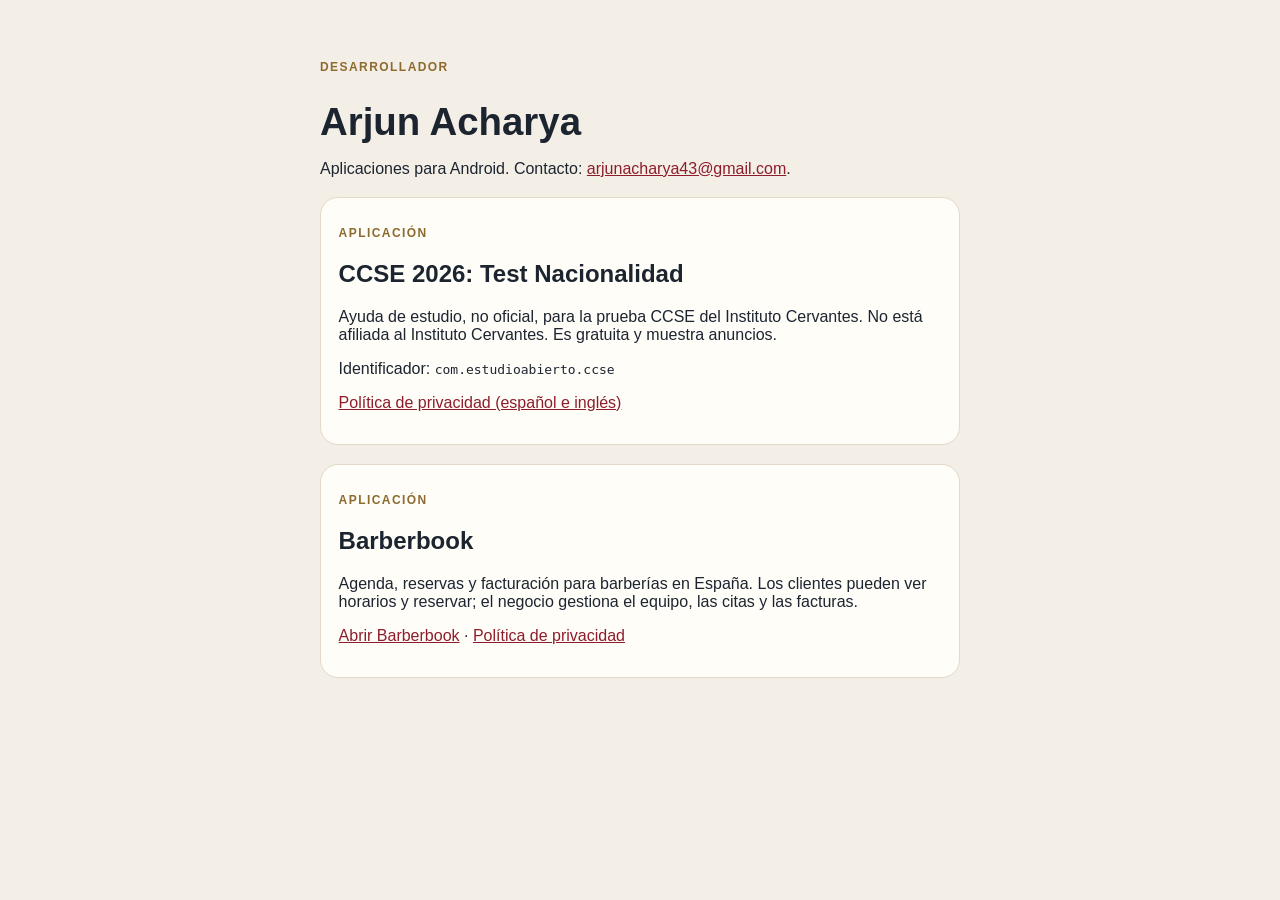
<file: index.html>
<!DOCTYPE html>
<html lang="es">
<head>
  <meta charset="utf-8" />
  <meta name="viewport" content="width=device-width, initial-scale=1" />
  <title>Arjun Acharya</title>
  <style>
    body { margin: 0; font-family: Georgia, "Segoe UI", sans-serif; background: #f3efe6; color: #1c2430; }
    main { max-width: 40rem; margin: 0 auto; padding: 3rem 1.2rem 4rem; }
    h1 { font-size: 2.4rem; margin-bottom: 0.2rem; }
    a { color: #8e1d2c; }
    .card { background: #fffdf8; border: 1px solid #e3d9c8; border-radius: 18px; padding: 1rem 1.1rem; margin-top: 1.2rem; }
    .kicker { letter-spacing: 0.12em; text-transform: uppercase; font-family: "Segoe UI", sans-serif; font-size: 0.75rem; color: #8d6a2f; font-weight: 700; }
  </style>
</head>
<body>
  <main>
    <p class="kicker">Desarrollador</p>
    <h1>Arjun Acharya</h1>
    <p>Aplicaciones para Android. Contacto: <a href="mailto:arjunacharya43@gmail.com">arjunacharya43@gmail.com</a>.</p>
    <article class="card">
      <p class="kicker">Aplicación</p>
      <h2>CCSE 2026: Test Nacionalidad</h2>
      <p>Ayuda de estudio, no oficial, para la prueba CCSE del Instituto Cervantes. No está afiliada al Instituto Cervantes. Es gratuita y muestra anuncios.</p>
      <p>Identificador: <code>com.estudioabierto.ccse</code></p>
      <p><a href="/privacy/">Política de privacidad (español e inglés)</a></p>
    </article>
    <article class="card">
      <p class="kicker">Aplicación</p>
      <h2>Barberbook</h2>
      <p>Agenda, reservas y facturación para barberías en España. Los clientes pueden ver horarios y reservar; el negocio gestiona el equipo, las citas y las facturas.</p>
      <p><a href="/barberbook/">Abrir Barberbook</a> · <a href="/barberbook/privacy/">Política de privacidad</a></p>
    </article>
  </main>
</body>
</html>
</file>
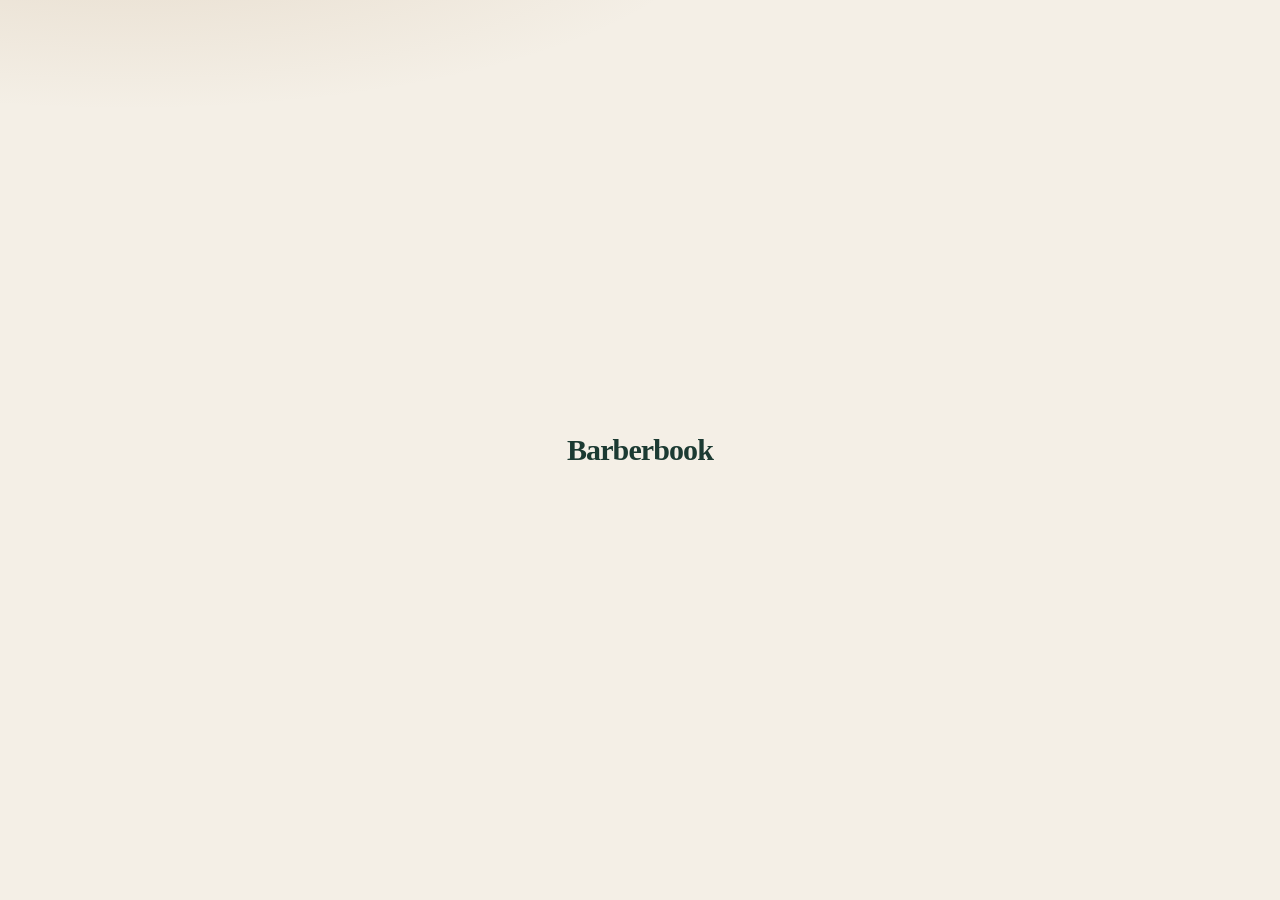
<file: barberbook/index.html>
<!doctype html>
<html lang="es">
  <head>
    <meta charset="UTF-8" />
    <meta name="viewport" content="width=device-width, initial-scale=1, viewport-fit=cover" />
    <meta name="theme-color" content="#1e3d34" />
    <meta
      name="description"
      content="Barberbook: reservas, agenda, pagos y facturas para barberías. Hecho en Bilbao."
    />
    <link rel="icon" href="/barberbook/favicon.svg" type="image/svg+xml" />
    <title>Barberbook</title>
    <script>
      try {
        var theme = localStorage.getItem("barberbook.theme");
        if (theme) document.documentElement.dataset.theme = theme;
      } catch (e) {}
    </script>
    <script>
      (function (l) {
        if (l.search[1] === "/") {
          var decoded = l.search.slice(1).split("&").map(function (s) { return s.replace(/~and~/g, "&"); }).join("?");
          window.history.replaceState(null, "", l.pathname.replace(/\/$/, "") + decoded + l.hash);
        }
      })(window.location);
    </script>
    <script type="module" crossorigin src="/barberbook/assets/index-CJqtc4Ve.js"></script>
    <link rel="stylesheet" crossorigin href="/barberbook/assets/index-IvKJ2Ft1.css">
  </head>
  <body>
    <div id="root"></div>
  </body>
</html>
</file>
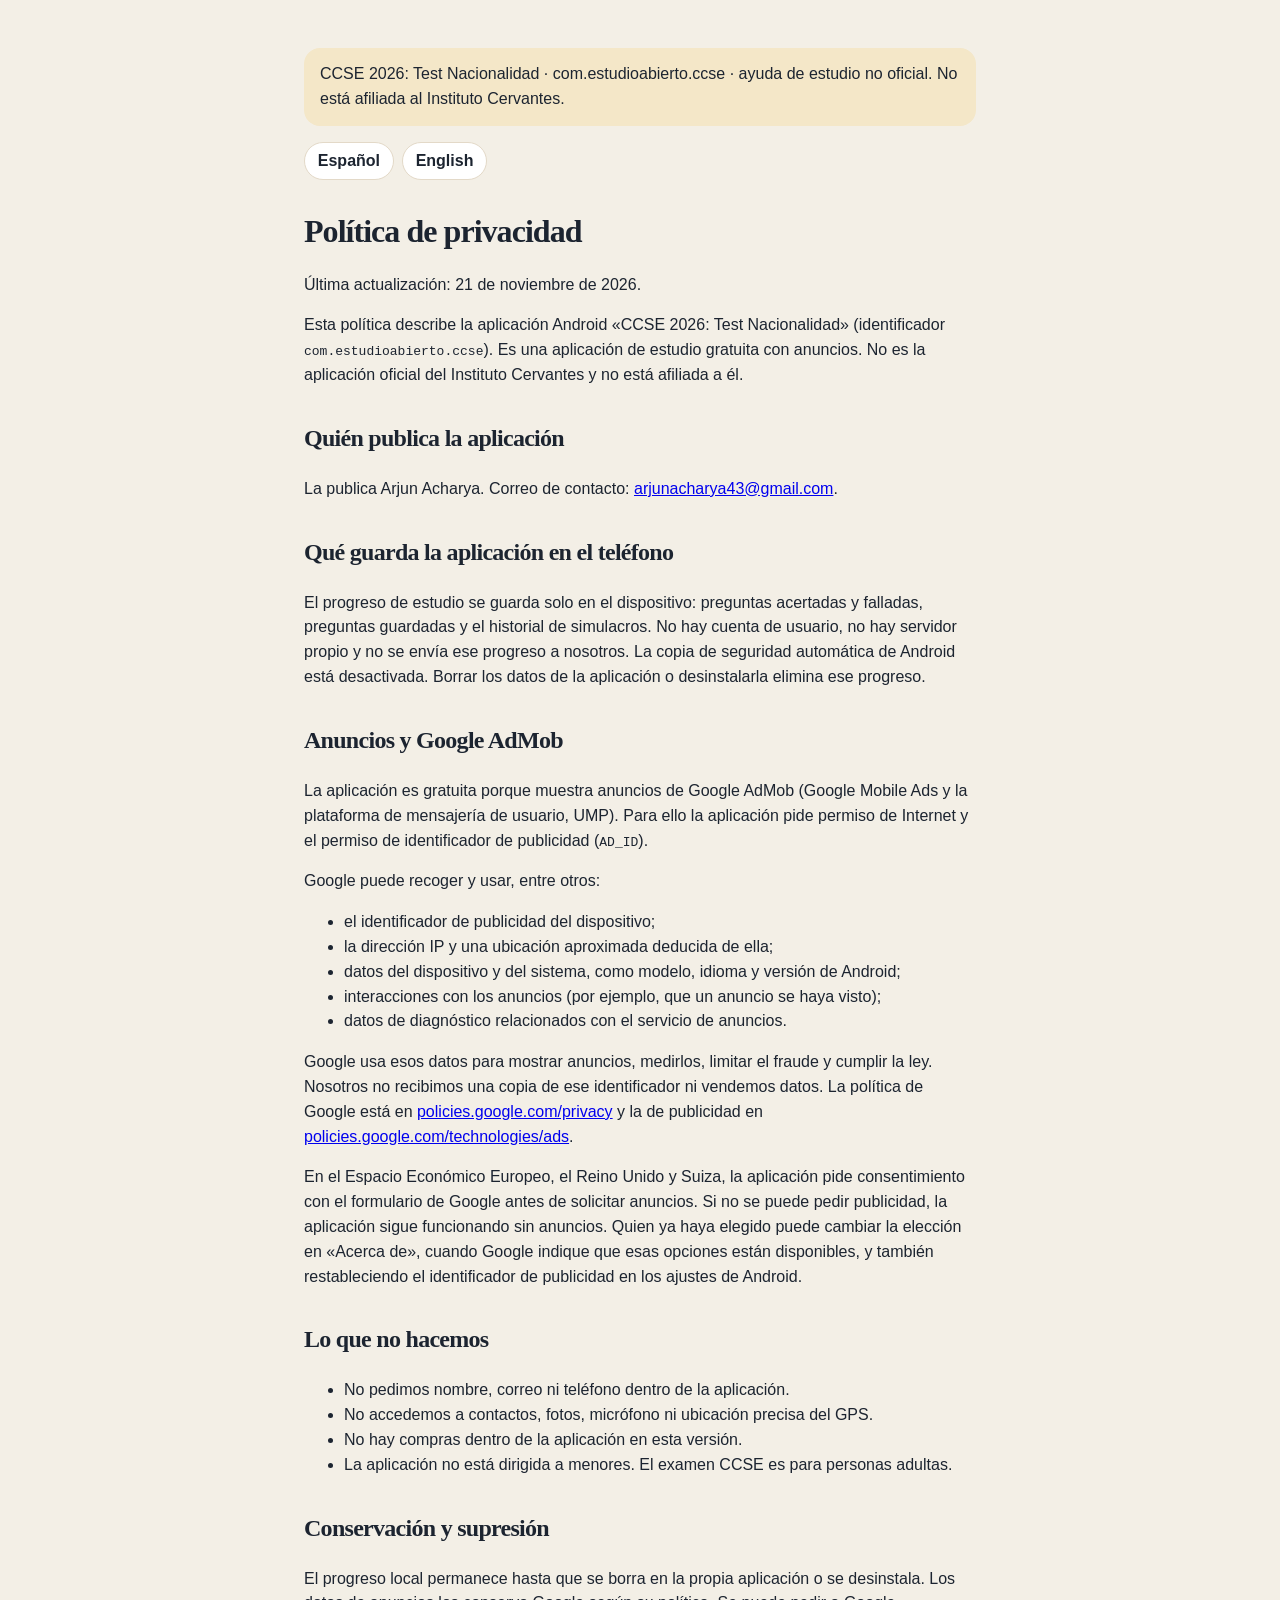
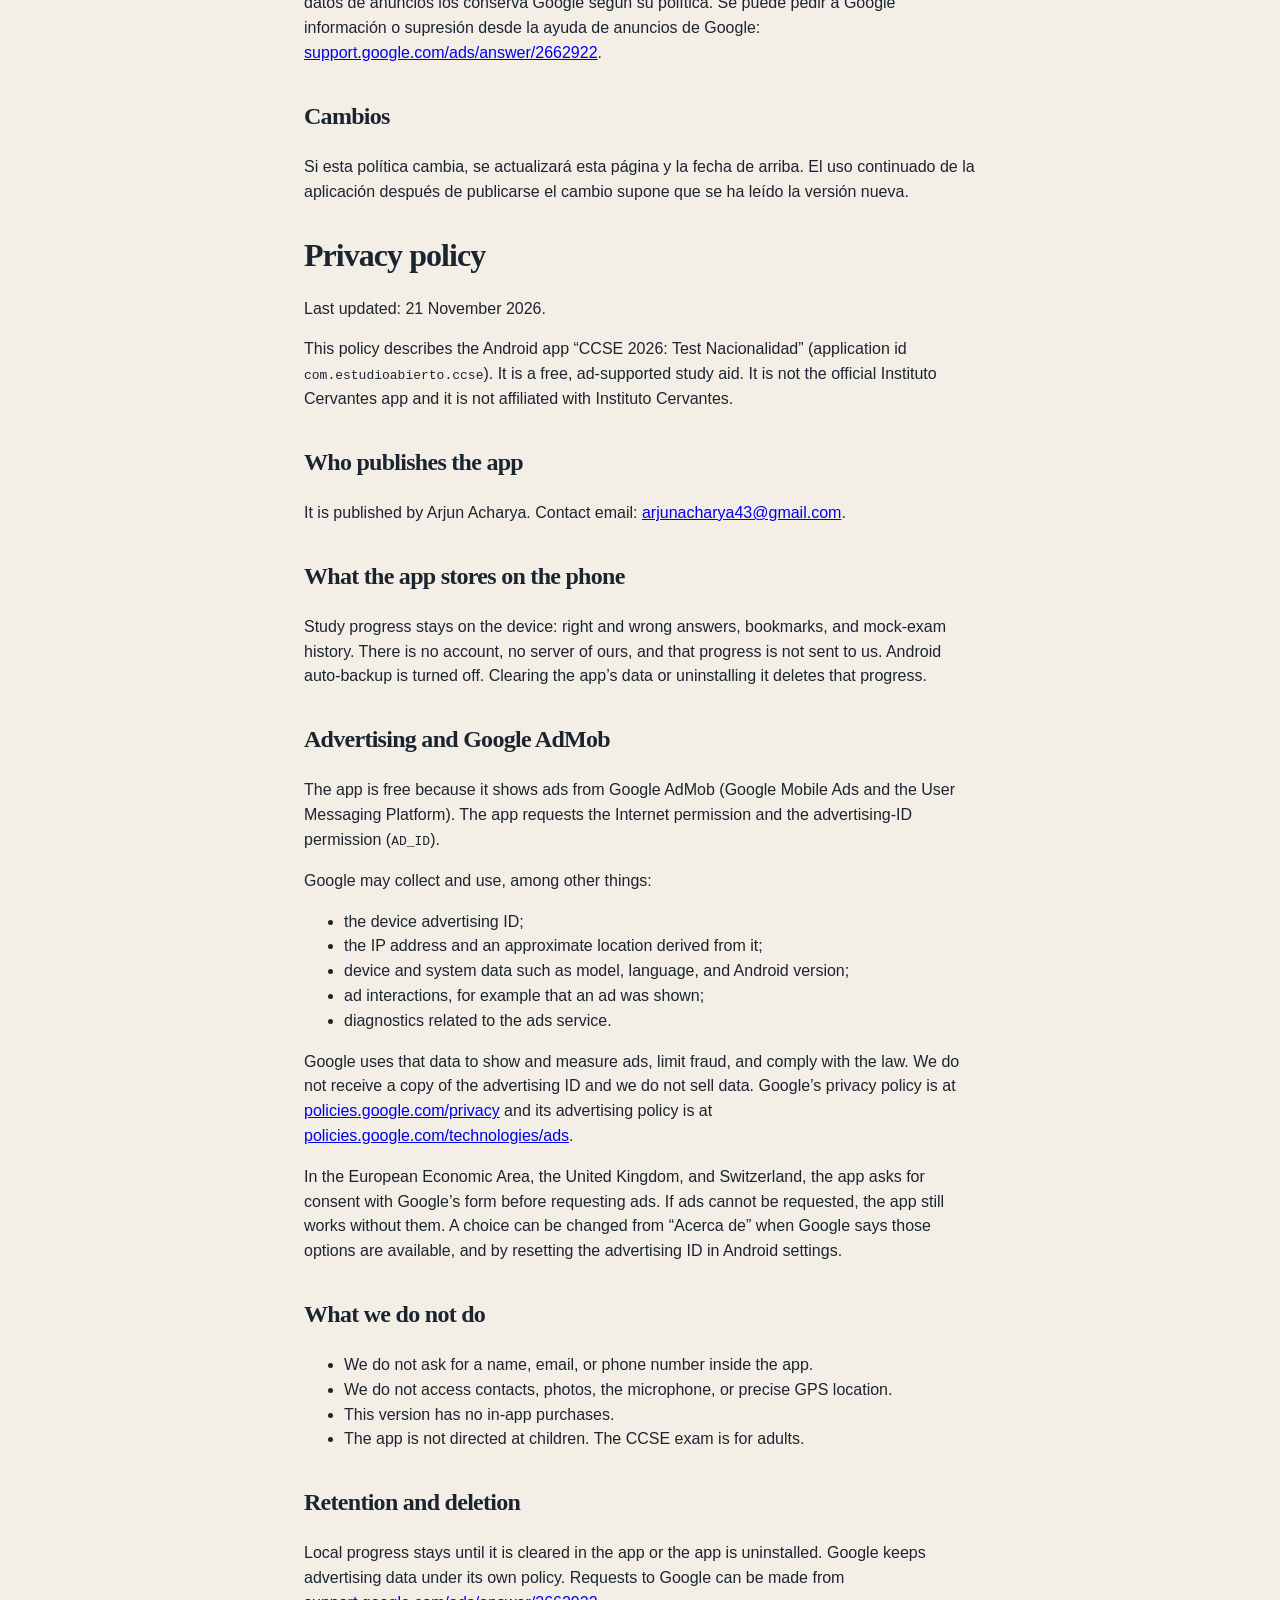
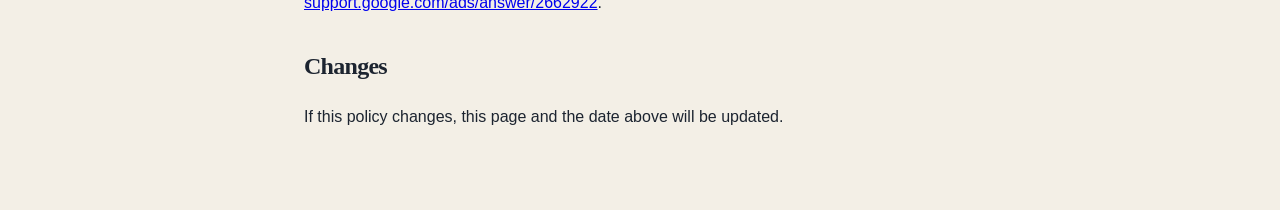
<file: privacy/index.html>
<!DOCTYPE html>
<html lang="es">
<head>
  <meta charset="utf-8" />
  <meta name="viewport" content="width=device-width, initial-scale=1" />
  <title>Política de privacidad · CCSE 2026</title>
  <style>
    :root { color-scheme: light; }
    body { margin: 0; font-family: "Source Sans 3", "Segoe UI", sans-serif; background: #f3efe6; color: #1c2430; line-height: 1.55; }
    main { max-width: 42rem; margin: 0 auto; padding: 2rem 1.2rem 4rem; }
    h1, h2 { font-family: Georgia, serif; letter-spacing: -0.03em; }
    h1 { font-size: 2rem; margin-bottom: 0.2rem; }
    h2 { margin-top: 2rem; }
    .lang { display: flex; gap: 0.5rem; margin: 1rem 0 1.5rem; }
    a.btn { text-decoration: none; border: 1px solid #e3d9c8; background: white; color: inherit; border-radius: 999px; padding: 0.35rem 0.8rem; font-weight: 700; }
    .note { background: #f4e7c8; border-radius: 16px; padding: 0.9rem 1rem; }
    section[hidden] { display: none; }
  </style>
</head>
<body>
  <main>
    <p class="note">CCSE 2026: Test Nacionalidad · com.estudioabierto.ccse · ayuda de estudio no oficial. No está afiliada al Instituto Cervantes.</p>
    <div class="lang">
      <a class="btn" href="#es">Español</a>
      <a class="btn" href="#en">English</a>
    </div>

    <section id="es" lang="es">
      <h1>Política de privacidad</h1>
      <p>Última actualización: 21 de noviembre de 2026.</p>
      <p>Esta política describe la aplicación Android «CCSE 2026: Test Nacionalidad» (identificador <code>com.estudioabierto.ccse</code>). Es una aplicación de estudio gratuita con anuncios. No es la aplicación oficial del Instituto Cervantes y no está afiliada a él.</p>

      <h2>Quién publica la aplicación</h2>
      <p>La publica Arjun Acharya. Correo de contacto: <a href="mailto:arjunacharya43@gmail.com">arjunacharya43@gmail.com</a>.</p>

      <h2>Qué guarda la aplicación en el teléfono</h2>
      <p>El progreso de estudio se guarda solo en el dispositivo: preguntas acertadas y falladas, preguntas guardadas y el historial de simulacros. No hay cuenta de usuario, no hay servidor propio y no se envía ese progreso a nosotros. La copia de seguridad automática de Android está desactivada. Borrar los datos de la aplicación o desinstalarla elimina ese progreso.</p>

      <h2>Anuncios y Google AdMob</h2>
      <p>La aplicación es gratuita porque muestra anuncios de Google AdMob (Google Mobile Ads y la plataforma de mensajería de usuario, UMP). Para ello la aplicación pide permiso de Internet y el permiso de identificador de publicidad (<code>AD_ID</code>).</p>
      <p>Google puede recoger y usar, entre otros:</p>
      <ul>
        <li>el identificador de publicidad del dispositivo;</li>
        <li>la dirección IP y una ubicación aproximada deducida de ella;</li>
        <li>datos del dispositivo y del sistema, como modelo, idioma y versión de Android;</li>
        <li>interacciones con los anuncios (por ejemplo, que un anuncio se haya visto);</li>
        <li>datos de diagnóstico relacionados con el servicio de anuncios.</li>
      </ul>
      <p>Google usa esos datos para mostrar anuncios, medirlos, limitar el fraude y cumplir la ley. Nosotros no recibimos una copia de ese identificador ni vendemos datos. La política de Google está en <a href="https://policies.google.com/privacy">policies.google.com/privacy</a> y la de publicidad en <a href="https://policies.google.com/technologies/ads">policies.google.com/technologies/ads</a>.</p>
      <p>En el Espacio Económico Europeo, el Reino Unido y Suiza, la aplicación pide consentimiento con el formulario de Google antes de solicitar anuncios. Si no se puede pedir publicidad, la aplicación sigue funcionando sin anuncios. Quien ya haya elegido puede cambiar la elección en «Acerca de», cuando Google indique que esas opciones están disponibles, y también restableciendo el identificador de publicidad en los ajustes de Android.</p>

      <h2>Lo que no hacemos</h2>
      <ul>
        <li>No pedimos nombre, correo ni teléfono dentro de la aplicación.</li>
        <li>No accedemos a contactos, fotos, micrófono ni ubicación precisa del GPS.</li>
        <li>No hay compras dentro de la aplicación en esta versión.</li>
        <li>La aplicación no está dirigida a menores. El examen CCSE es para personas adultas.</li>
      </ul>

      <h2>Conservación y supresión</h2>
      <p>El progreso local permanece hasta que se borra en la propia aplicación o se desinstala. Los datos de anuncios los conserva Google según su política. Se puede pedir a Google información o supresión desde la ayuda de anuncios de Google: <a href="https://support.google.com/ads/answer/2662922">support.google.com/ads/answer/2662922</a>.</p>

      <h2>Cambios</h2>
      <p>Si esta política cambia, se actualizará esta página y la fecha de arriba. El uso continuado de la aplicación después de publicarse el cambio supone que se ha leído la versión nueva.</p>
    </section>

    <section id="en" lang="en">
      <h1>Privacy policy</h1>
      <p>Last updated: 21 November 2026.</p>
      <p>This policy describes the Android app “CCSE 2026: Test Nacionalidad” (application id <code>com.estudioabierto.ccse</code>). It is a free, ad-supported study aid. It is not the official Instituto Cervantes app and it is not affiliated with Instituto Cervantes.</p>

      <h2>Who publishes the app</h2>
      <p>It is published by Arjun Acharya. Contact email: <a href="mailto:arjunacharya43@gmail.com">arjunacharya43@gmail.com</a>.</p>

      <h2>What the app stores on the phone</h2>
      <p>Study progress stays on the device: right and wrong answers, bookmarks, and mock-exam history. There is no account, no server of ours, and that progress is not sent to us. Android auto-backup is turned off. Clearing the app’s data or uninstalling it deletes that progress.</p>

      <h2>Advertising and Google AdMob</h2>
      <p>The app is free because it shows ads from Google AdMob (Google Mobile Ads and the User Messaging Platform). The app requests the Internet permission and the advertising-ID permission (<code>AD_ID</code>).</p>
      <p>Google may collect and use, among other things:</p>
      <ul>
        <li>the device advertising ID;</li>
        <li>the IP address and an approximate location derived from it;</li>
        <li>device and system data such as model, language, and Android version;</li>
        <li>ad interactions, for example that an ad was shown;</li>
        <li>diagnostics related to the ads service.</li>
      </ul>
      <p>Google uses that data to show and measure ads, limit fraud, and comply with the law. We do not receive a copy of the advertising ID and we do not sell data. Google’s privacy policy is at <a href="https://policies.google.com/privacy">policies.google.com/privacy</a> and its advertising policy is at <a href="https://policies.google.com/technologies/ads">policies.google.com/technologies/ads</a>.</p>
      <p>In the European Economic Area, the United Kingdom, and Switzerland, the app asks for consent with Google’s form before requesting ads. If ads cannot be requested, the app still works without them. A choice can be changed from “Acerca de” when Google says those options are available, and by resetting the advertising ID in Android settings.</p>

      <h2>What we do not do</h2>
      <ul>
        <li>We do not ask for a name, email, or phone number inside the app.</li>
        <li>We do not access contacts, photos, the microphone, or precise GPS location.</li>
        <li>This version has no in-app purchases.</li>
        <li>The app is not directed at children. The CCSE exam is for adults.</li>
      </ul>

      <h2>Retention and deletion</h2>
      <p>Local progress stays until it is cleared in the app or the app is uninstalled. Google keeps advertising data under its own policy. Requests to Google can be made from <a href="https://support.google.com/ads/answer/2662922">support.google.com/ads/answer/2662922</a>.</p>

      <h2>Changes</h2>
      <p>If this policy changes, this page and the date above will be updated.</p>
    </section>
  </main>
</body>
</html>
</file>
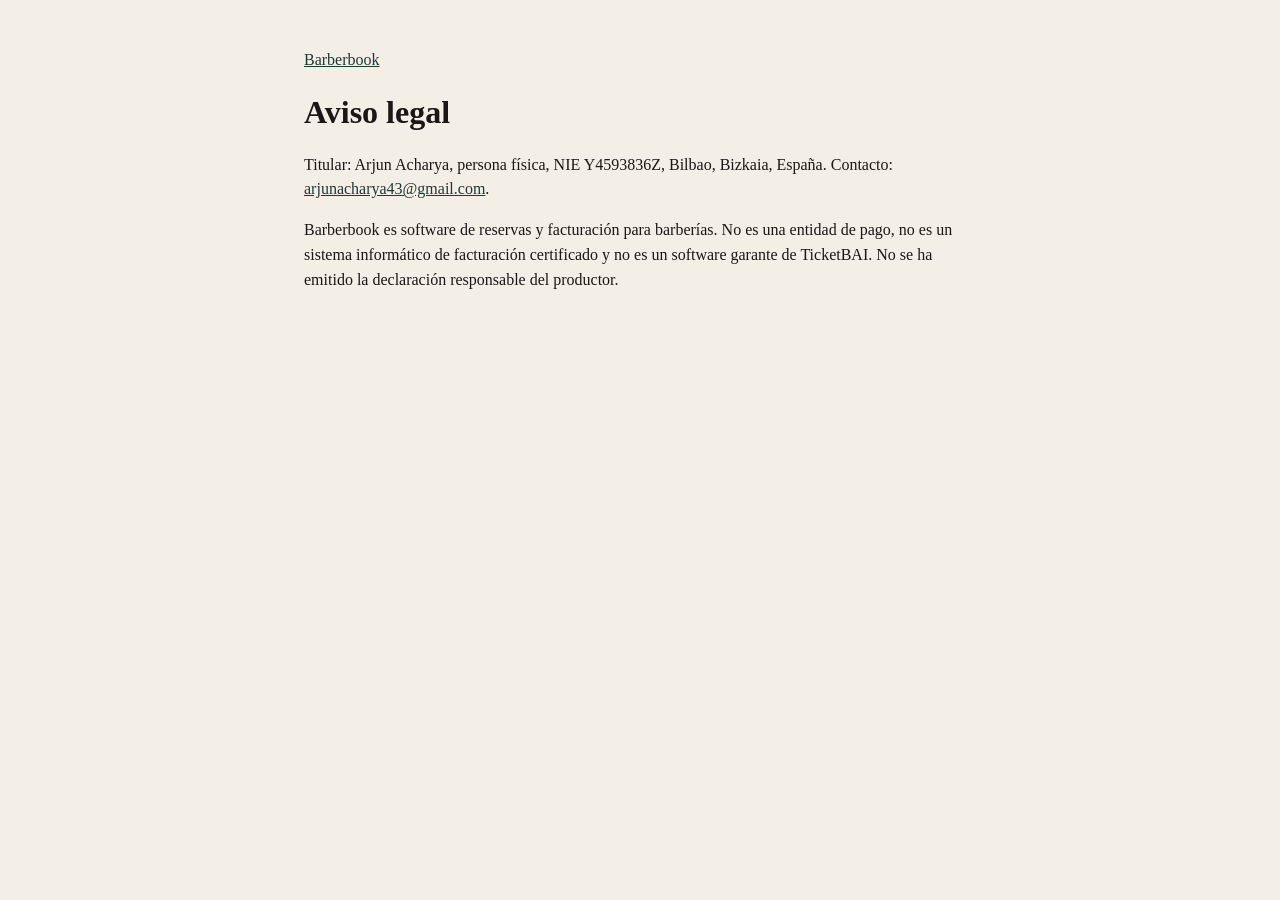
<file: barberbook/aviso-legal/index.html>
<!doctype html>
<html lang="es">
<head>
  <meta charset="utf-8" />
  <meta name="viewport" content="width=device-width, initial-scale=1" />
  <title>Aviso legal · Barberbook</title>
  <style>body{margin:0;font-family:Georgia,serif;background:#f3eee6;color:#1c1714}main{max-width:42rem;margin:0 auto;padding:2rem 1.25rem 4rem}a{color:#1b3a32}p{line-height:1.55}</style>
</head>
<body>
  <main>
    <p><a href="../">Barberbook</a></p>
    <h1>Aviso legal</h1>
    <p>Titular: Arjun Acharya, persona física, NIE Y4593836Z, Bilbao, Bizkaia, España. Contacto: <a href="mailto:arjunacharya43@gmail.com">arjunacharya43@gmail.com</a>.</p>
    <p>Barberbook es software de reservas y facturación para barberías. No es una entidad de pago, no es un sistema informático de facturación certificado y no es un software garante de TicketBAI. No se ha emitido la declaración responsable del productor.</p>
  </main>
</body>
</html>
</file>
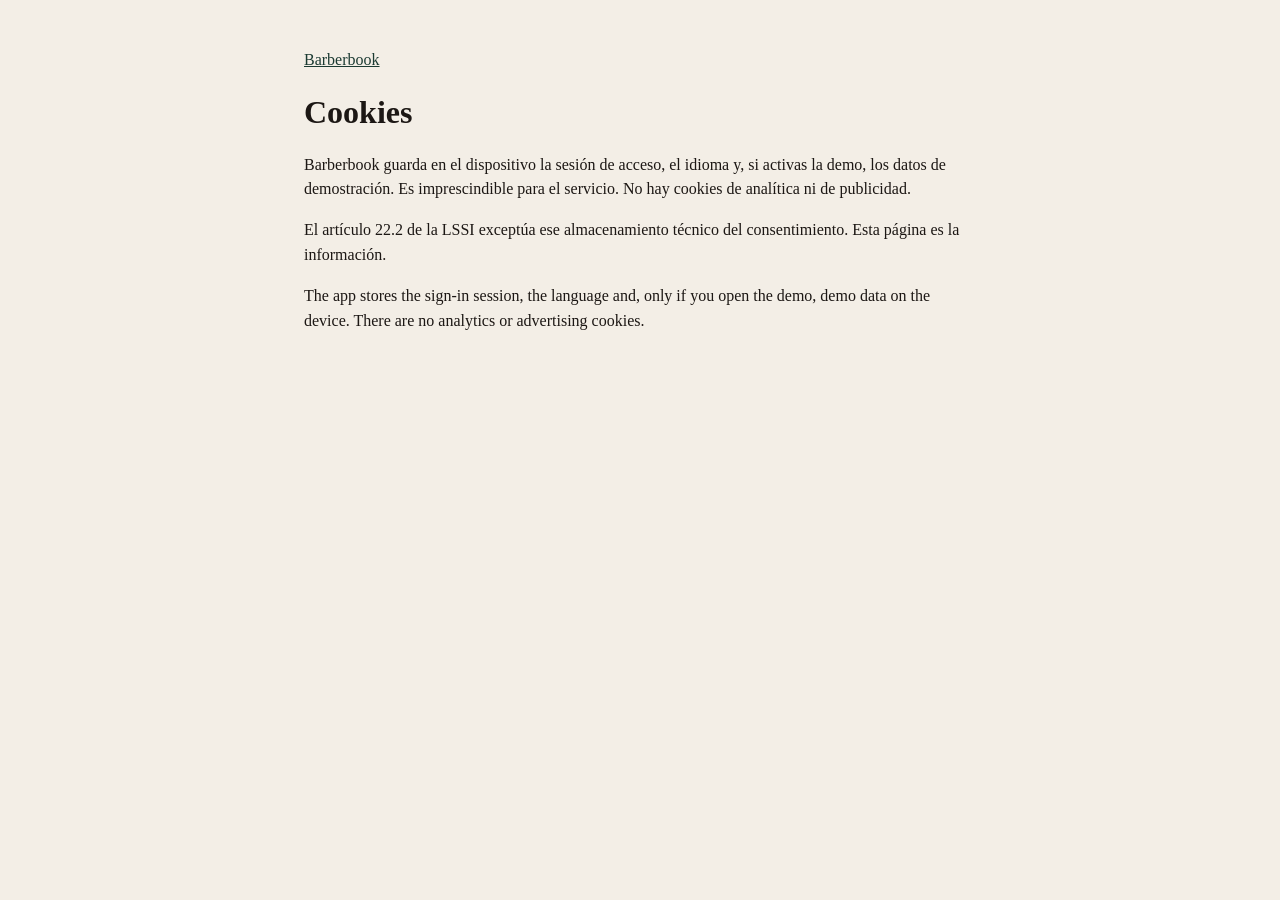
<file: barberbook/cookies/index.html>
<!doctype html>
<html lang="es">
<head>
  <meta charset="utf-8" />
  <meta name="viewport" content="width=device-width, initial-scale=1" />
  <title>Cookies · Barberbook</title>
  <style>body{margin:0;font-family:Georgia,serif;background:#f3eee6;color:#1c1714}main{max-width:42rem;margin:0 auto;padding:2rem 1.25rem 4rem}a{color:#1b3a32}p{line-height:1.55}</style>
</head>
<body>
  <main>
    <p><a href="../">Barberbook</a></p>
    <h1>Cookies</h1>
    <p>Barberbook guarda en el dispositivo la sesión de acceso, el idioma y, si activas la demo, los datos de demostración. Es imprescindible para el servicio. No hay cookies de analítica ni de publicidad.</p>
    <p>El artículo 22.2 de la LSSI exceptúa ese almacenamiento técnico del consentimiento. Esta página es la información.</p>
    <p>The app stores the sign-in session, the language and, only if you open the demo, demo data on the device. There are no analytics or advertising cookies.</p>
  </main>
</body>
</html>
</file>
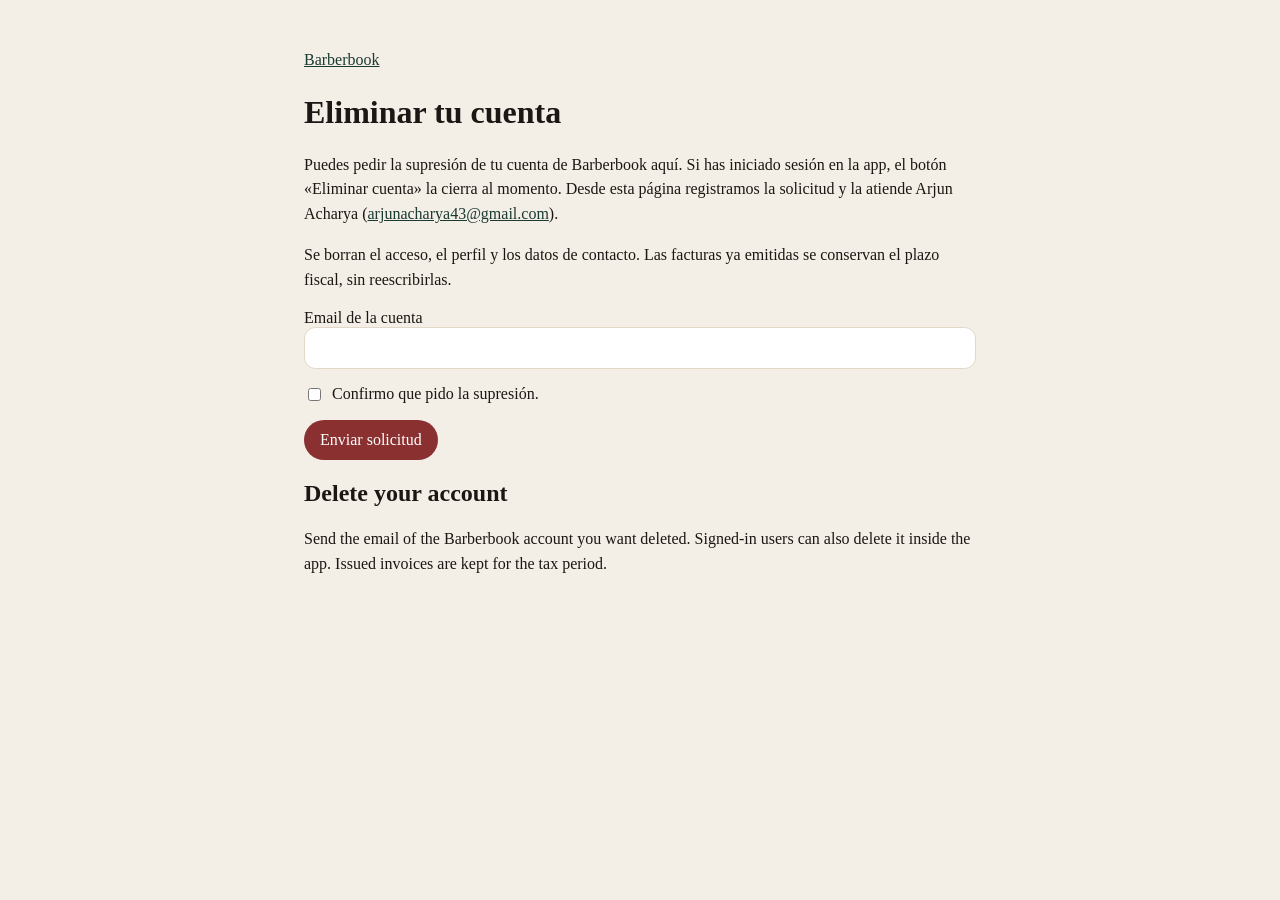
<file: barberbook/delete-account/index.html>
<!doctype html>
<html lang="es">
<head>
  <meta charset="utf-8" />
  <meta name="viewport" content="width=device-width, initial-scale=1" />
  <title>Eliminar cuenta · Barberbook</title>
  <style>
    body { margin: 0; font-family: Georgia, serif; background: #f3eee6; color: #1c1714; }
    main { max-width: 42rem; margin: 0 auto; padding: 2rem 1.25rem 4rem; }
    a { color: #1b3a32; }
    input, button { font: inherit; }
    input { width: 100%; box-sizing: border-box; padding: .7rem; border: 1px solid #e3d8c8; border-radius: .7rem; }
    button { margin-top: 1rem; background: #8a3030; color: white; border: 0; border-radius: 999px; padding: .7rem 1rem; }
    p { line-height: 1.55; }
  </style>
</head>
<body>
  <main>
    <p><a href="../">Barberbook</a></p>
    <h1>Eliminar tu cuenta</h1>
    <p>Puedes pedir la supresión de tu cuenta de Barberbook aquí. Si has iniciado sesión en la app, el botón «Eliminar cuenta» la cierra al momento. Desde esta página registramos la solicitud y la atiende Arjun Acharya (<a href="mailto:arjunacharya43@gmail.com">arjunacharya43@gmail.com</a>).</p>
    <p>Se borran el acceso, el perfil y los datos de contacto. Las facturas ya emitidas se conservan el plazo fiscal, sin reescribirlas.</p>
    <form id="form">
      <label>Email de la cuenta<br /><input type="email" name="email" required /></label>
      <label style="display:flex;gap:.5rem;margin-top:1rem"><input type="checkbox" name="ok" required style="width:auto" /> Confirmo que pido la supresión.</label>
      <button type="submit">Enviar solicitud</button>
    </form>
    <p id="out"></p>
    <h2>Delete your account</h2>
    <p>Send the email of the Barberbook account you want deleted. Signed-in users can also delete it inside the app. Issued invoices are kept for the tax period.</p>
    <script>
      document.getElementById("form").addEventListener("submit", async function (event) {
        event.preventDefault();
        var email = new FormData(event.target).get("email");
        var out = document.getElementById("out");
        try {
          var res = await fetch("https://pgvgkvslitroyznvmycc.supabase.co/functions/v1/delete-account", {
            method: "POST",
            headers: {
              "content-type": "application/json",
              apikey: "eyJhbGciOiJIUzI1NiIsInR5cCI6IkpXVCJ9.eyJpc3MiOiJzdXBhYmFzZSIsInJlZiI6InBndmdrdnNsaXRyb3l6bnZteWNjIiwicm9sZSI6ImFub24iLCJpYXQiOjE3OTUyODEwNzEsImV4cCI6MjExMDg1NzA3MX0.LIyfswrVuXu4ut48LEOpOS8wBFM3wi5bJtNXXXTg2lM",
              authorization: "Bearer eyJhbGciOiJIUzI1NiIsInR5cCI6IkpXVCJ9.eyJpc3MiOiJzdXBhYmFzZSIsInJlZiI6InBndmdrdnNsaXRyb3l6bnZteWNjIiwicm9sZSI6ImFub24iLCJpYXQiOjE3OTUyODEwNzEsImV4cCI6MjExMDg1NzA3MX0.LIyfswrVuXu4ut48LEOpOS8wBFM3wi5bJtNXXXTg2lM"
            },
            body: JSON.stringify({ email: email, request: true })
          });
          out.textContent = res.ok
            ? "Solicitud registrada. También puedes escribir a arjunacharya43@gmail.com."
            : "No se ha podido registrar. Escribe a arjunacharya43@gmail.com.";
        } catch (err) {
          out.textContent = "Sin conexión con el servidor. Escribe a arjunacharya43@gmail.com.";
        }
      });
    </script>
  </main>
</body>
</html>
</file>
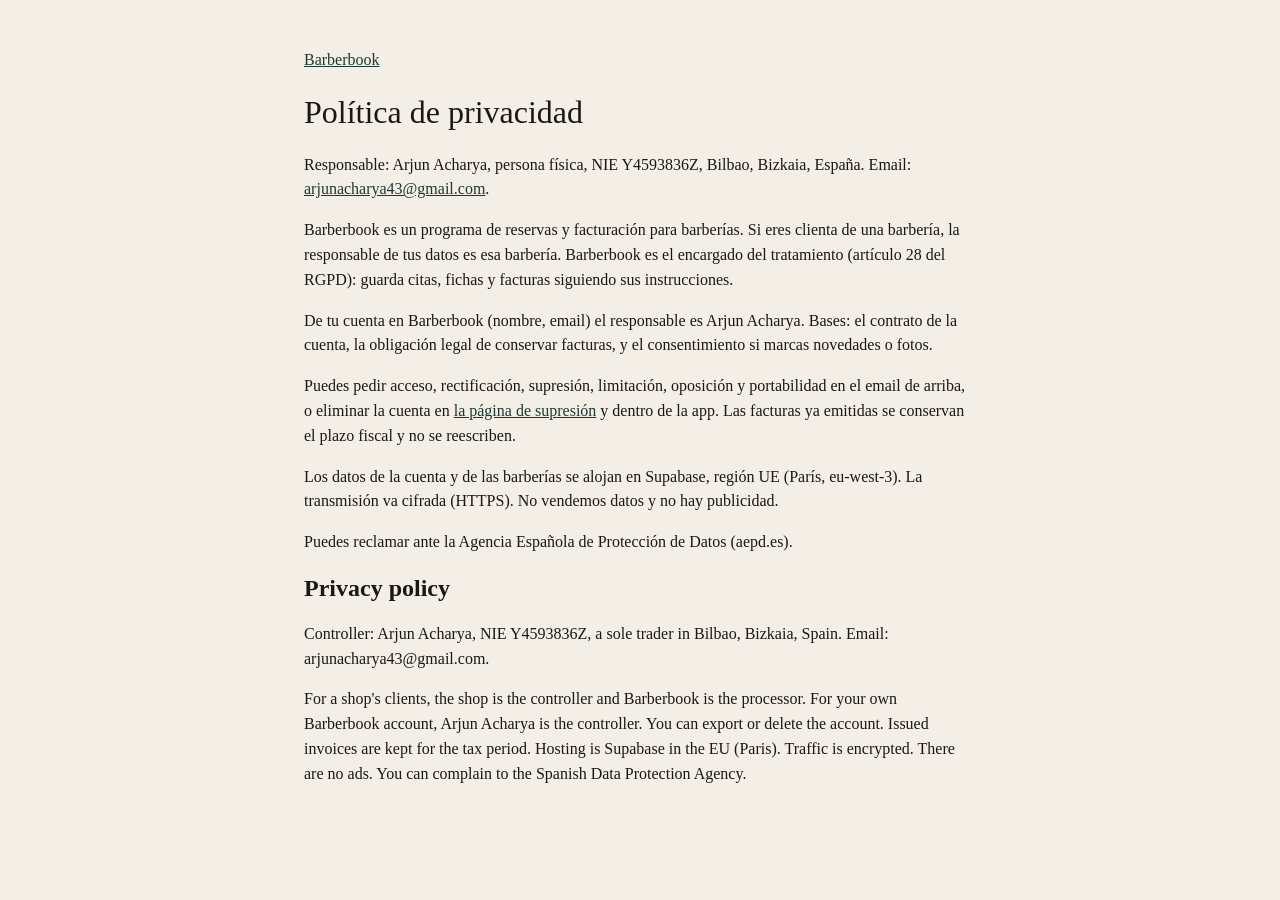
<file: barberbook/privacy/index.html>
<!doctype html>
<html lang="es">
<head>
  <meta charset="utf-8" />
  <meta name="viewport" content="width=device-width, initial-scale=1" />
  <title>Privacidad · Barberbook</title>
  <style>
    body { margin: 0; font-family: Georgia, serif; background: #f3eee6; color: #1c1714; }
    main { max-width: 42rem; margin: 0 auto; padding: 2rem 1.25rem 4rem; }
    a { color: #1b3a32; }
    h1 { font-weight: 500; }
    p { line-height: 1.55; }
  </style>
</head>
<body>
  <main>
    <p><a href="../">Barberbook</a></p>
    <h1>Política de privacidad</h1>
    <p>Responsable: Arjun Acharya, persona física, NIE Y4593836Z, Bilbao, Bizkaia, España. Email: <a href="mailto:arjunacharya43@gmail.com">arjunacharya43@gmail.com</a>.</p>
    <p>Barberbook es un programa de reservas y facturación para barberías. Si eres clienta de una barbería, la responsable de tus datos es esa barbería. Barberbook es el encargado del tratamiento (artículo 28 del RGPD): guarda citas, fichas y facturas siguiendo sus instrucciones.</p>
    <p>De tu cuenta en Barberbook (nombre, email) el responsable es Arjun Acharya. Bases: el contrato de la cuenta, la obligación legal de conservar facturas, y el consentimiento si marcas novedades o fotos.</p>
    <p>Puedes pedir acceso, rectificación, supresión, limitación, oposición y portabilidad en el email de arriba, o eliminar la cuenta en <a href="../delete-account/">la página de supresión</a> y dentro de la app. Las facturas ya emitidas se conservan el plazo fiscal y no se reescriben.</p>
    <p>Los datos de la cuenta y de las barberías se alojan en Supabase, región UE (París, eu-west-3). La transmisión va cifrada (HTTPS). No vendemos datos y no hay publicidad.</p>
    <p>Puedes reclamar ante la Agencia Española de Protección de Datos (aepd.es).</p>
    <h2>Privacy policy</h2>
    <p>Controller: Arjun Acharya, NIE Y4593836Z, a sole trader in Bilbao, Bizkaia, Spain. Email: arjunacharya43@gmail.com.</p>
    <p>For a shop's clients, the shop is the controller and Barberbook is the processor. For your own Barberbook account, Arjun Acharya is the controller. You can export or delete the account. Issued invoices are kept for the tax period. Hosting is Supabase in the EU (Paris). Traffic is encrypted. There are no ads. You can complain to the Spanish Data Protection Agency.</p>
  </main>
</body>
</html>
</file>
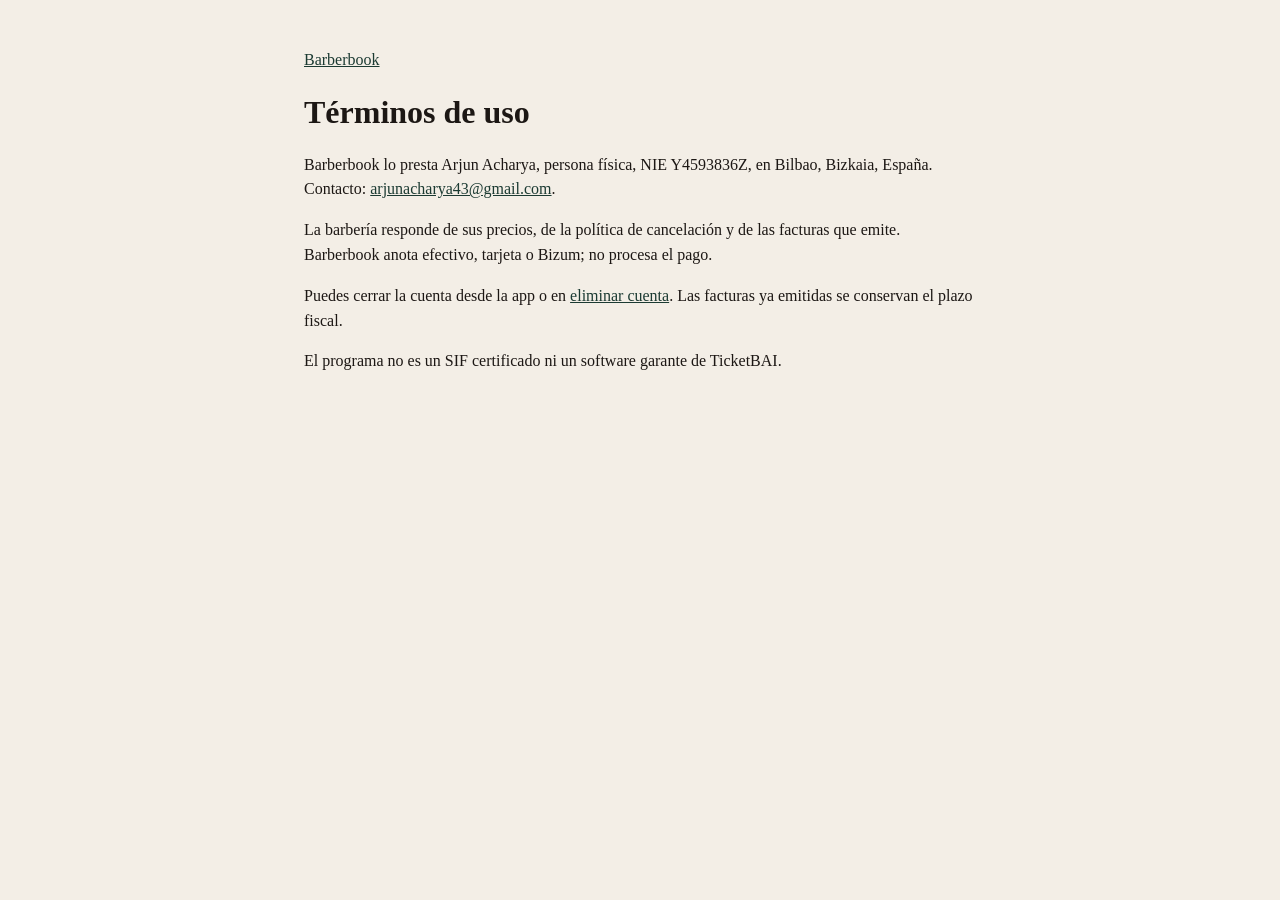
<file: barberbook/terms/index.html>
<!doctype html>
<html lang="es">
<head>
  <meta charset="utf-8" />
  <meta name="viewport" content="width=device-width, initial-scale=1" />
  <title>Términos · Barberbook</title>
  <style>body{margin:0;font-family:Georgia,serif;background:#f3eee6;color:#1c1714}main{max-width:42rem;margin:0 auto;padding:2rem 1.25rem 4rem}a{color:#1b3a32}p{line-height:1.55}</style>
</head>
<body>
  <main>
    <p><a href="../">Barberbook</a></p>
    <h1>Términos de uso</h1>
    <p>Barberbook lo presta Arjun Acharya, persona física, NIE Y4593836Z, en Bilbao, Bizkaia, España. Contacto: <a href="mailto:arjunacharya43@gmail.com">arjunacharya43@gmail.com</a>.</p>
    <p>La barbería responde de sus precios, de la política de cancelación y de las facturas que emite. Barberbook anota efectivo, tarjeta o Bizum; no procesa el pago.</p>
    <p>Puedes cerrar la cuenta desde la app o en <a href="../delete-account/">eliminar cuenta</a>. Las facturas ya emitidas se conservan el plazo fiscal.</p>
    <p>El programa no es un SIF certificado ni un software garante de TicketBAI.</p>
  </main>
</body>
</html>
</file>
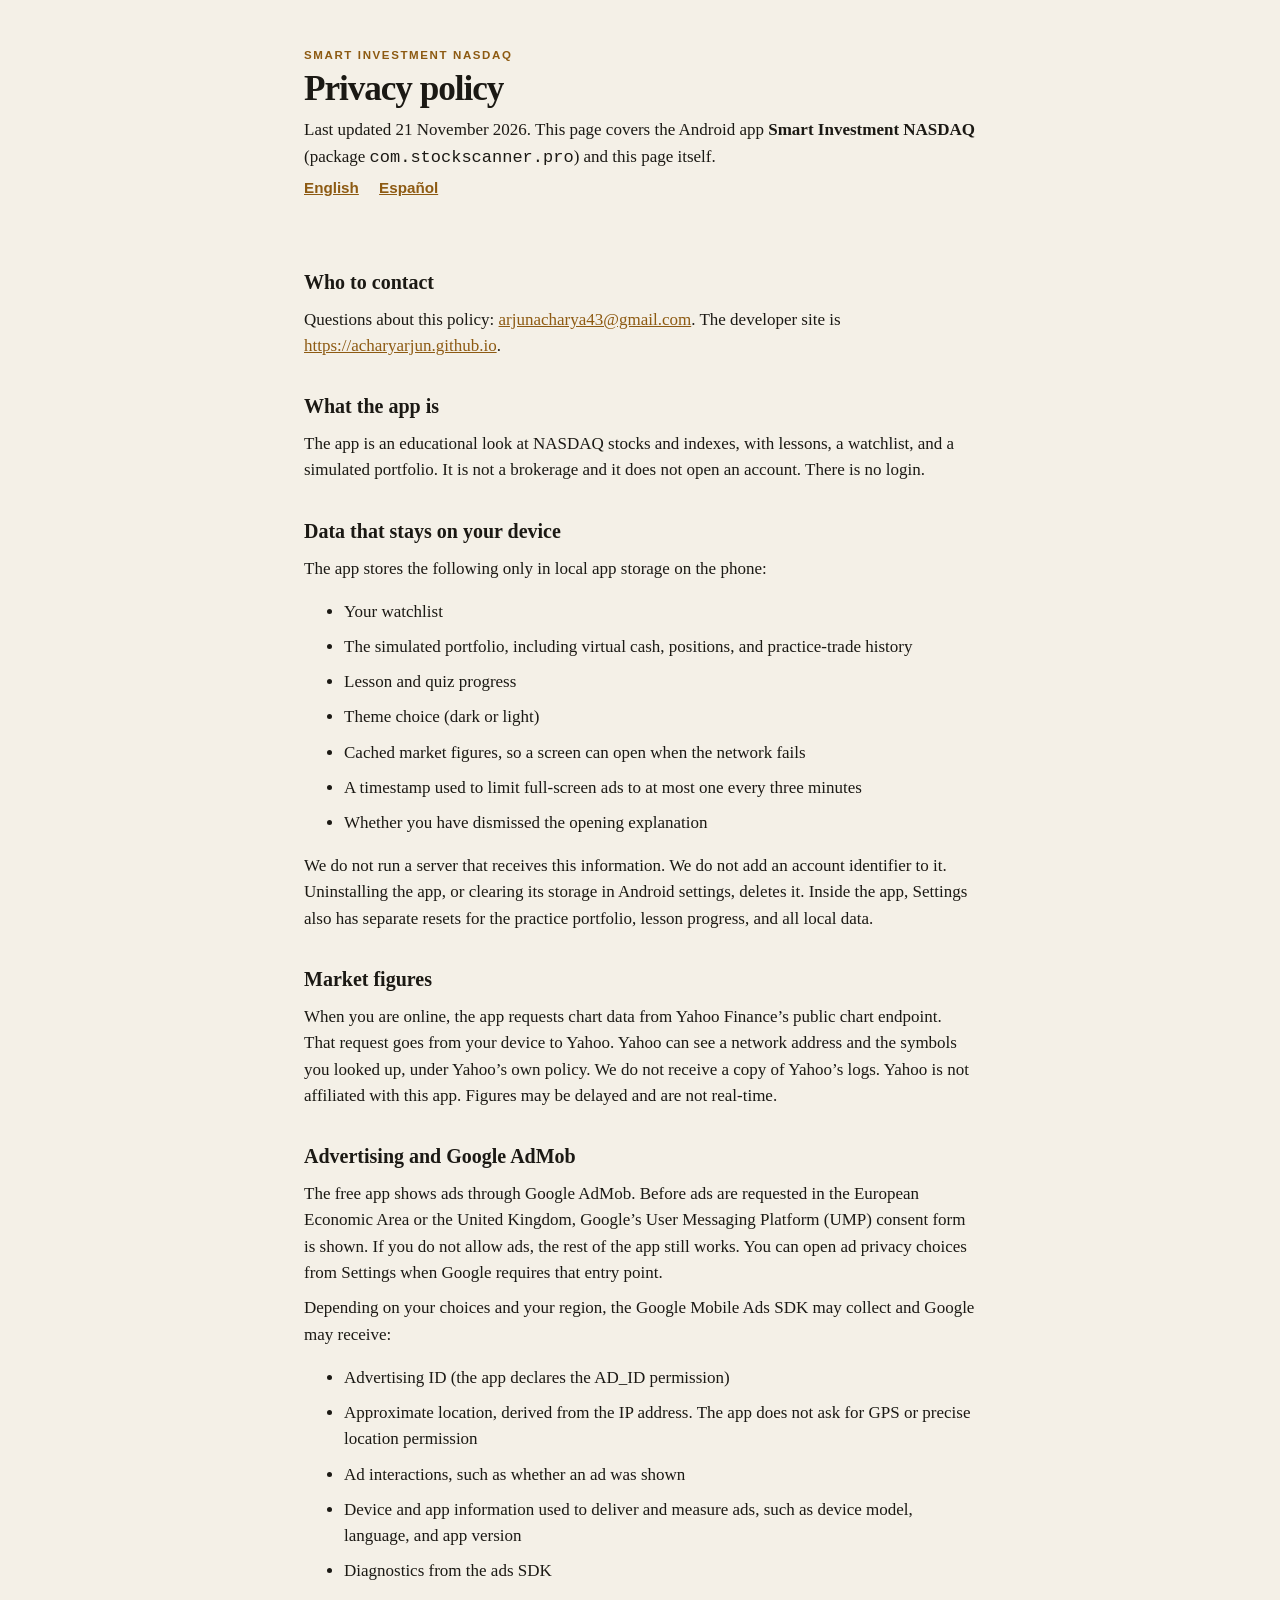
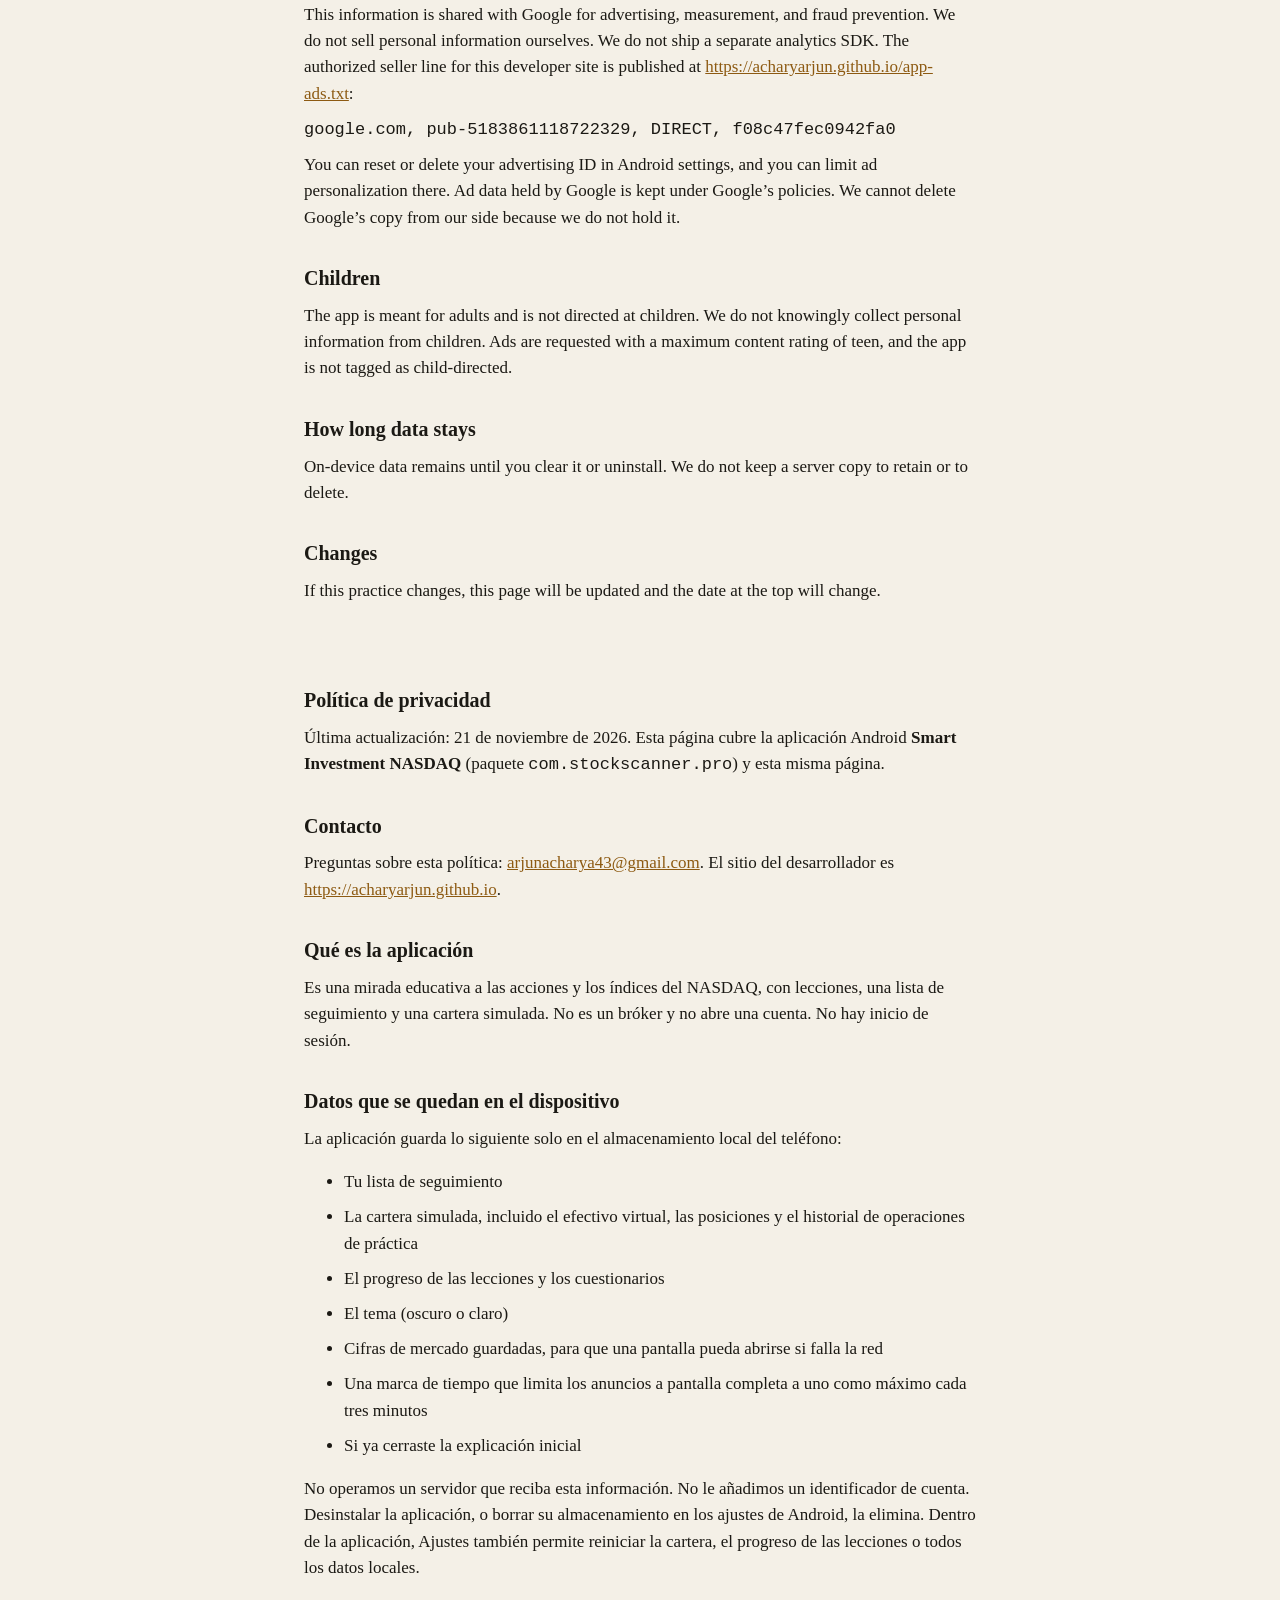
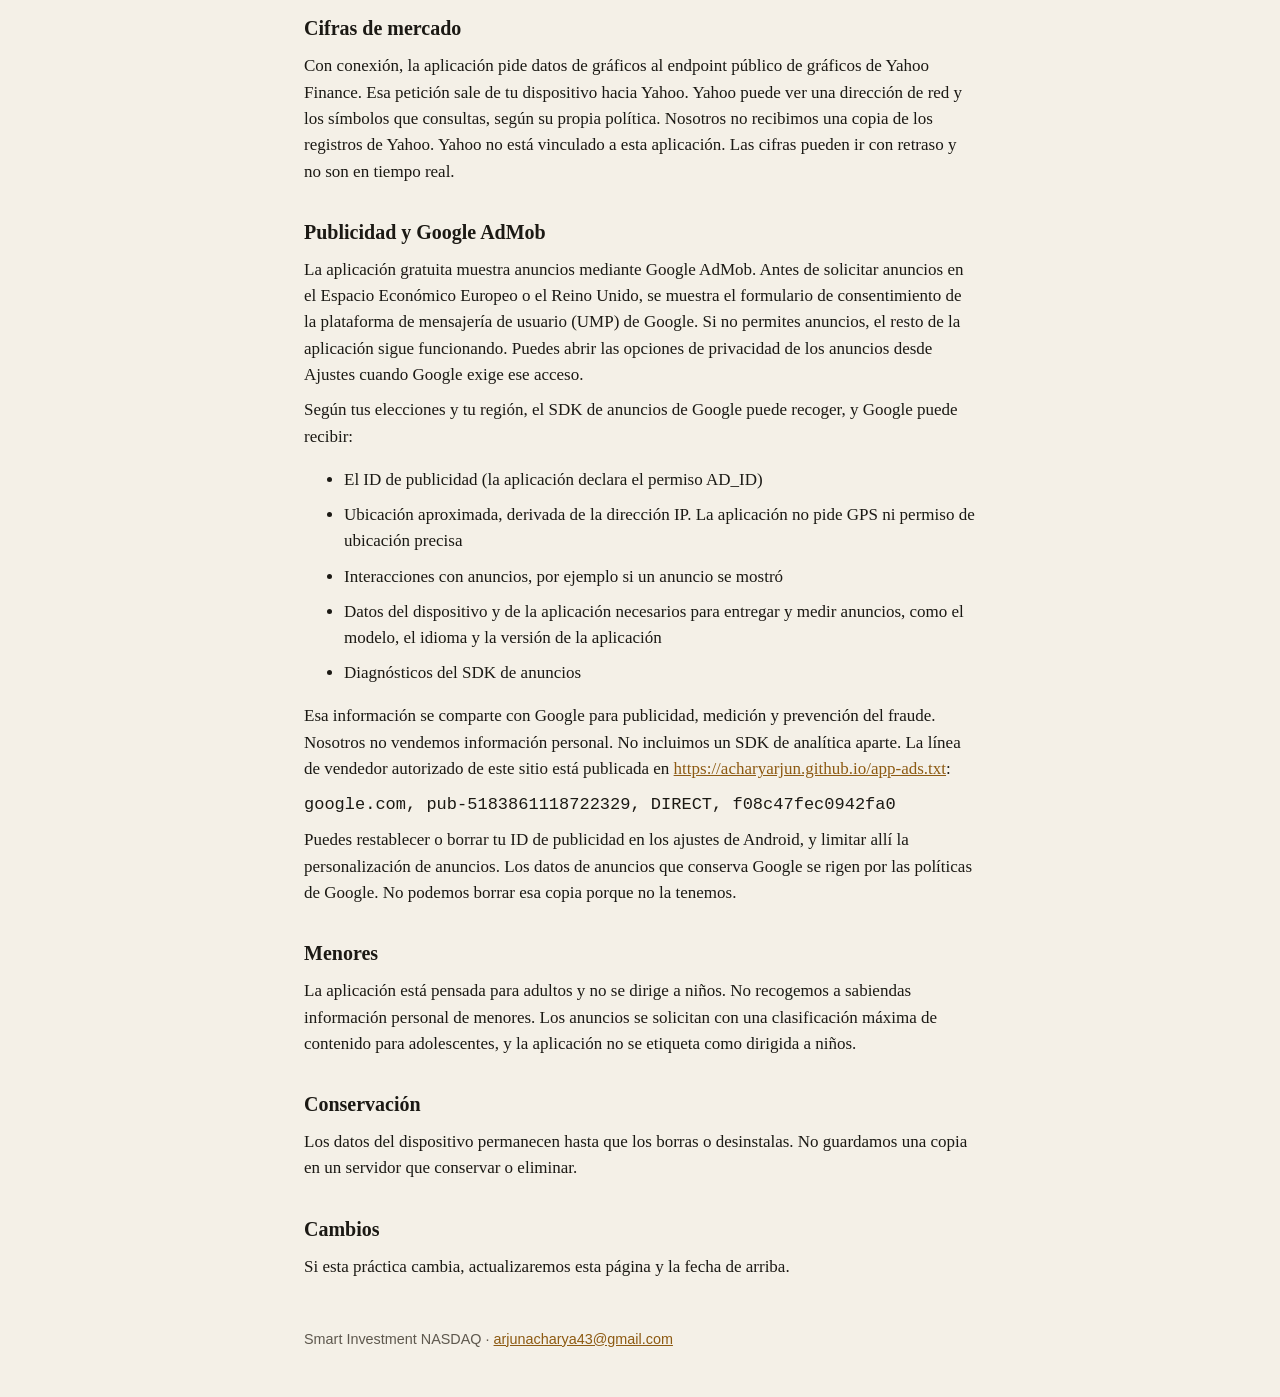
<file: nasdaq/privacy/index.html>
<!DOCTYPE html>
<html lang="en">
<head>
  <meta charset="utf-8" />
  <meta name="viewport" content="width=device-width, initial-scale=1" />
  <title>Privacy policy · Smart Investment NASDAQ</title>
  <style>
    :root { color-scheme: light; }
    body { margin: 0; background: #f4f0e7; color: #1b1914; font: 17px/1.55 "Iowan Old Style", Palatino, Georgia, serif; }
    header, main, footer { max-width: 42rem; margin: 0 auto; padding: 1.25rem 1.25rem; }
    header { padding-top: 2.5rem; }
    h1 { font-size: 2.2rem; line-height: 1.05; margin: 0.2rem 0 0.4rem; letter-spacing: -0.03em; }
    h2 { font-size: 1.25rem; margin: 2rem 0 0.4rem; }
    p, li { margin: 0.55rem 0; }
    .eyebrow { letter-spacing: 0.14em; text-transform: uppercase; font: 700 0.72rem/1.2 "Segoe UI", sans-serif; color: #8d5a12; }
    nav { font: 600 0.95rem/1 "Segoe UI", sans-serif; }
    nav a { color: #8d5a12; margin-right: 1rem; }
    a { color: #8d5a12; }
    footer { color: #5e584e; font: 0.9rem/1.4 "Segoe UI", sans-serif; padding-bottom: 3rem; }
    .card { background: #fffdf8; border: 1px solid rgba(28,24,18,.08); border-radius: 16px; padding: 0.2rem 1rem 1rem; }
  </style>
</head>
<body>
  <header>
    <p class="eyebrow">Smart Investment NASDAQ</p>
    <h1>Privacy policy</h1>
    <p>Last updated 21 November 2026. This page covers the Android app <strong>Smart Investment NASDAQ</strong> (package <code>com.stockscanner.pro</code>) and this page itself.</p>
    <nav>
      <a href="#en">English</a>
      <a href="#es">Español</a>
    </nav>
  </header>
  <main id="en">
    <h2>Who to contact</h2>
    <p>Questions about this policy: <a href="mailto:arjunacharya43@gmail.com">arjunacharya43@gmail.com</a>. The developer site is <a href="https://acharyarjun.github.io">https://acharyarjun.github.io</a>.</p>

    <h2>What the app is</h2>
    <p>The app is an educational look at NASDAQ stocks and indexes, with lessons, a watchlist, and a simulated portfolio. It is not a brokerage and it does not open an account. There is no login.</p>

    <h2>Data that stays on your device</h2>
    <p>The app stores the following only in local app storage on the phone:</p>
    <ul>
      <li>Your watchlist</li>
      <li>The simulated portfolio, including virtual cash, positions, and practice-trade history</li>
      <li>Lesson and quiz progress</li>
      <li>Theme choice (dark or light)</li>
      <li>Cached market figures, so a screen can open when the network fails</li>
      <li>A timestamp used to limit full-screen ads to at most one every three minutes</li>
      <li>Whether you have dismissed the opening explanation</li>
    </ul>
    <p>We do not run a server that receives this information. We do not add an account identifier to it. Uninstalling the app, or clearing its storage in Android settings, deletes it. Inside the app, Settings also has separate resets for the practice portfolio, lesson progress, and all local data.</p>

    <h2>Market figures</h2>
    <p>When you are online, the app requests chart data from Yahoo Finance’s public chart endpoint. That request goes from your device to Yahoo. Yahoo can see a network address and the symbols you looked up, under Yahoo’s own policy. We do not receive a copy of Yahoo’s logs. Yahoo is not affiliated with this app. Figures may be delayed and are not real-time.</p>

    <h2>Advertising and Google AdMob</h2>
    <p>The free app shows ads through Google AdMob. Before ads are requested in the European Economic Area or the United Kingdom, Google’s User Messaging Platform (UMP) consent form is shown. If you do not allow ads, the rest of the app still works. You can open ad privacy choices from Settings when Google requires that entry point.</p>
    <p>Depending on your choices and your region, the Google Mobile Ads SDK may collect and Google may receive:</p>
    <ul>
      <li>Advertising ID (the app declares the AD_ID permission)</li>
      <li>Approximate location, derived from the IP address. The app does not ask for GPS or precise location permission</li>
      <li>Ad interactions, such as whether an ad was shown</li>
      <li>Device and app information used to deliver and measure ads, such as device model, language, and app version</li>
      <li>Diagnostics from the ads SDK</li>
    </ul>
    <p>This information is shared with Google for advertising, measurement, and fraud prevention. We do not sell personal information ourselves. We do not ship a separate analytics SDK. The authorized seller line for this developer site is published at <a href="https://acharyarjun.github.io/app-ads.txt">https://acharyarjun.github.io/app-ads.txt</a>:</p>
    <p><code>google.com, pub-5183861118722329, DIRECT, f08c47fec0942fa0</code></p>
    <p>You can reset or delete your advertising ID in Android settings, and you can limit ad personalization there. Ad data held by Google is kept under Google’s policies. We cannot delete Google’s copy from our side because we do not hold it.</p>

    <h2>Children</h2>
    <p>The app is meant for adults and is not directed at children. We do not knowingly collect personal information from children. Ads are requested with a maximum content rating of teen, and the app is not tagged as child-directed.</p>

    <h2>How long data stays</h2>
    <p>On-device data remains until you clear it or uninstall. We do not keep a server copy to retain or to delete.</p>

    <h2>Changes</h2>
    <p>If this practice changes, this page will be updated and the date at the top will change.</p>
  </main>
  <main id="es" lang="es">
    <h2>Política de privacidad</h2>
    <p>Última actualización: 21 de noviembre de 2026. Esta página cubre la aplicación Android <strong>Smart Investment NASDAQ</strong> (paquete <code>com.stockscanner.pro</code>) y esta misma página.</p>

    <h2>Contacto</h2>
    <p>Preguntas sobre esta política: <a href="mailto:arjunacharya43@gmail.com">arjunacharya43@gmail.com</a>. El sitio del desarrollador es <a href="https://acharyarjun.github.io">https://acharyarjun.github.io</a>.</p>

    <h2>Qué es la aplicación</h2>
    <p>Es una mirada educativa a las acciones y los índices del NASDAQ, con lecciones, una lista de seguimiento y una cartera simulada. No es un bróker y no abre una cuenta. No hay inicio de sesión.</p>

    <h2>Datos que se quedan en el dispositivo</h2>
    <p>La aplicación guarda lo siguiente solo en el almacenamiento local del teléfono:</p>
    <ul>
      <li>Tu lista de seguimiento</li>
      <li>La cartera simulada, incluido el efectivo virtual, las posiciones y el historial de operaciones de práctica</li>
      <li>El progreso de las lecciones y los cuestionarios</li>
      <li>El tema (oscuro o claro)</li>
      <li>Cifras de mercado guardadas, para que una pantalla pueda abrirse si falla la red</li>
      <li>Una marca de tiempo que limita los anuncios a pantalla completa a uno como máximo cada tres minutos</li>
      <li>Si ya cerraste la explicación inicial</li>
    </ul>
    <p>No operamos un servidor que reciba esta información. No le añadimos un identificador de cuenta. Desinstalar la aplicación, o borrar su almacenamiento en los ajustes de Android, la elimina. Dentro de la aplicación, Ajustes también permite reiniciar la cartera, el progreso de las lecciones o todos los datos locales.</p>

    <h2>Cifras de mercado</h2>
    <p>Con conexión, la aplicación pide datos de gráficos al endpoint público de gráficos de Yahoo Finance. Esa petición sale de tu dispositivo hacia Yahoo. Yahoo puede ver una dirección de red y los símbolos que consultas, según su propia política. Nosotros no recibimos una copia de los registros de Yahoo. Yahoo no está vinculado a esta aplicación. Las cifras pueden ir con retraso y no son en tiempo real.</p>

    <h2>Publicidad y Google AdMob</h2>
    <p>La aplicación gratuita muestra anuncios mediante Google AdMob. Antes de solicitar anuncios en el Espacio Económico Europeo o el Reino Unido, se muestra el formulario de consentimiento de la plataforma de mensajería de usuario (UMP) de Google. Si no permites anuncios, el resto de la aplicación sigue funcionando. Puedes abrir las opciones de privacidad de los anuncios desde Ajustes cuando Google exige ese acceso.</p>
    <p>Según tus elecciones y tu región, el SDK de anuncios de Google puede recoger, y Google puede recibir:</p>
    <ul>
      <li>El ID de publicidad (la aplicación declara el permiso AD_ID)</li>
      <li>Ubicación aproximada, derivada de la dirección IP. La aplicación no pide GPS ni permiso de ubicación precisa</li>
      <li>Interacciones con anuncios, por ejemplo si un anuncio se mostró</li>
      <li>Datos del dispositivo y de la aplicación necesarios para entregar y medir anuncios, como el modelo, el idioma y la versión de la aplicación</li>
      <li>Diagnósticos del SDK de anuncios</li>
    </ul>
    <p>Esa información se comparte con Google para publicidad, medición y prevención del fraude. Nosotros no vendemos información personal. No incluimos un SDK de analítica aparte. La línea de vendedor autorizado de este sitio está publicada en <a href="https://acharyarjun.github.io/app-ads.txt">https://acharyarjun.github.io/app-ads.txt</a>:</p>
    <p><code>google.com, pub-5183861118722329, DIRECT, f08c47fec0942fa0</code></p>
    <p>Puedes restablecer o borrar tu ID de publicidad en los ajustes de Android, y limitar allí la personalización de anuncios. Los datos de anuncios que conserva Google se rigen por las políticas de Google. No podemos borrar esa copia porque no la tenemos.</p>

    <h2>Menores</h2>
    <p>La aplicación está pensada para adultos y no se dirige a niños. No recogemos a sabiendas información personal de menores. Los anuncios se solicitan con una clasificación máxima de contenido para adolescentes, y la aplicación no se etiqueta como dirigida a niños.</p>

    <h2>Conservación</h2>
    <p>Los datos del dispositivo permanecen hasta que los borras o desinstalas. No guardamos una copia en un servidor que conservar o eliminar.</p>

    <h2>Cambios</h2>
    <p>Si esta práctica cambia, actualizaremos esta página y la fecha de arriba.</p>
  </main>
  <footer>
    Smart Investment NASDAQ · <a href="mailto:arjunacharya43@gmail.com">arjunacharya43@gmail.com</a>
  </footer>
</body>
</html>
</file>
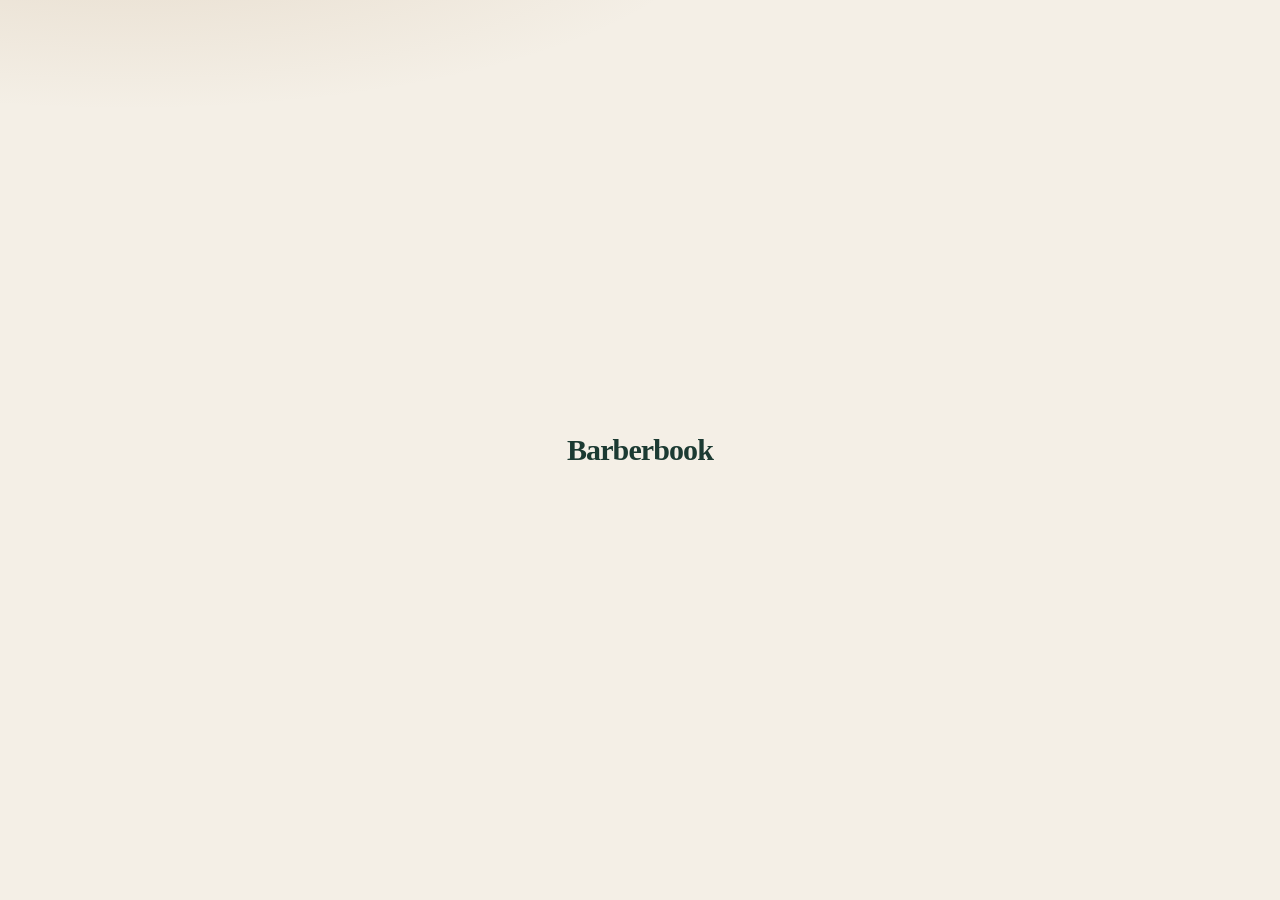
<file: barberbook/github-pages-root-404.html>
<!doctype html><html><head><meta charset="utf-8"><title>Barberbook</title><script>var pathSegmentsToKeep=1;var l=window.location;l.replace(l.protocol+"//"+l.hostname+(l.port?":"+l.port:"")+l.pathname.split("/").slice(0,1+pathSegmentsToKeep).join("/")+"/?/"+l.pathname.slice(1).split("/").slice(pathSegmentsToKeep).join("/").replace(/&/g,"~and~")+(l.search?"&"+l.search.slice(1).replace(/&/g,"~and~"):"")+l.hash);</script></head><body></body></html>
</file>
<file: barberbook/assets/index-IvKJ2Ft1.css>
.maplibregl-map{font:12px/20px Helvetica Neue,Arial,Helvetica,sans-serif;overflow:hidden;position:relative;-webkit-tap-highlight-color:rgb(0 0 0/0);-webkit-touch-callout:none}.maplibregl-canvas{position:absolute;left:0;top:0}.maplibregl-map:fullscreen{width:100%;height:100%}.maplibregl-ctrl-group button.maplibregl-ctrl-compass{touch-action:none}.maplibregl-canvas-container.maplibregl-interactive,.maplibregl-ctrl-group button.maplibregl-ctrl-compass{cursor:grab;-webkit-user-select:none;-moz-user-select:none;user-select:none}.maplibregl-canvas-container.maplibregl-interactive.maplibregl-track-pointer{cursor:pointer}.maplibregl-canvas-container.maplibregl-interactive:active,.maplibregl-ctrl-group button.maplibregl-ctrl-compass:active{cursor:grabbing}.maplibregl-canvas-container.maplibregl-touch-zoom-rotate,.maplibregl-canvas-container.maplibregl-touch-zoom-rotate .maplibregl-canvas{touch-action:pan-x pan-y}.maplibregl-canvas-container.maplibregl-touch-drag-pan,.maplibregl-canvas-container.maplibregl-touch-drag-pan .maplibregl-canvas{touch-action:pinch-zoom}.maplibregl-canvas-container.maplibregl-touch-zoom-rotate.maplibregl-touch-drag-pan,.maplibregl-canvas-container.maplibregl-touch-zoom-rotate.maplibregl-touch-drag-pan .maplibregl-canvas{touch-action:none}.maplibregl-canvas-container.maplibregl-touch-drag-pan.maplibregl-cooperative-gestures,.maplibregl-canvas-container.maplibregl-touch-drag-pan.maplibregl-cooperative-gestures .maplibregl-canvas{touch-action:pan-x pan-y}.maplibregl-ctrl-bottom-left,.maplibregl-ctrl-bottom-right,.maplibregl-ctrl-top-left,.maplibregl-ctrl-top-right{position:absolute;pointer-events:none;z-index:2}.maplibregl-ctrl-top-left{top:0;left:0}.maplibregl-ctrl-top-right{top:0;right:0}.maplibregl-ctrl-bottom-left{bottom:0;left:0}.maplibregl-ctrl-bottom-right{right:0;bottom:0}.maplibregl-ctrl{clear:both;pointer-events:auto;transform:translate(0)}.maplibregl-ctrl-top-left .maplibregl-ctrl{margin:10px 0 0 10px;float:left}.maplibregl-ctrl-top-right .maplibregl-ctrl{margin:10px 10px 0 0;float:right}.maplibregl-ctrl-bottom-left .maplibregl-ctrl{margin:0 0 10px 10px;float:left}.maplibregl-ctrl-bottom-right .maplibregl-ctrl{margin:0 10px 10px 0;float:right}.maplibregl-ctrl-group{border-radius:4px;background:#fff}.maplibregl-ctrl-group:not(:empty){box-shadow:0 0 0 2px #0000001a}.maplibregl-ctrl-group button{width:29px;height:29px;display:block;padding:0;outline:none;border:0;box-sizing:border-box;background-color:transparent;cursor:pointer}.maplibregl-ctrl button{-webkit-user-select:none;-moz-user-select:none;user-select:none}.maplibregl-ctrl-group button+button{border-top:1px solid #ddd}.maplibregl-ctrl button .maplibregl-ctrl-icon{display:block;width:100%;height:100%;background-repeat:no-repeat;background-position:50%}@media(forced-colors:active){.maplibregl-ctrl-group:not(:empty){box-shadow:0 0 0 2px ButtonText}.maplibregl-ctrl-icon{background-color:transparent}.maplibregl-ctrl-group button+button{border-top:1px solid buttontext}}.maplibregl-ctrl button::-moz-focus-inner{border:0;padding:0}.maplibregl-ctrl-attrib-button:focus,.maplibregl-ctrl-group button:focus{box-shadow:0 0 2px 2px #0096ff}.maplibregl-ctrl button:disabled{cursor:not-allowed}.maplibregl-ctrl button:disabled .maplibregl-ctrl-icon{opacity:.25}@media(hover:hover){.maplibregl-ctrl button:not(:disabled):hover{background-color:#0000000d}}.maplibregl-ctrl button:not(:disabled):active{background-color:#0000000d}.maplibregl-ctrl-group button:focus:focus-visible{box-shadow:0 0 2px 2px #0096ff}.maplibregl-ctrl-group button:focus:not(:focus-visible){box-shadow:none}.maplibregl-ctrl-group button:focus:first-child{border-radius:4px 4px 0 0}.maplibregl-ctrl-group button:focus:last-child{border-radius:0 0 4px 4px}.maplibregl-ctrl-group button:focus:only-child{border-radius:inherit}.maplibregl-ctrl button.maplibregl-ctrl-zoom-out .maplibregl-ctrl-icon{background-image:url("data:image/svg+xml;charset=utf-8,%3Csvg xmlns='http://www.w3.org/2000/svg' width='29' height='29' viewBox='0 0 29 29' fill='%23333'%3E %3Cpath d='M10 13c-.75 0-1.5.75-1.5 1.5S9.25 16 10 16h9c.75 0 1.5-.75 1.5-1.5S19.75 13 19 13z'/%3E %3C/svg%3E")}.maplibregl-ctrl button.maplibregl-ctrl-zoom-in .maplibregl-ctrl-icon{background-image:url("data:image/svg+xml;charset=utf-8,%3Csvg xmlns='http://www.w3.org/2000/svg' width='29' height='29' viewBox='0 0 29 29' fill='%23333'%3E %3Cpath d='M14.5 8.5c-.75 0-1.5.75-1.5 1.5v3h-3c-.75 0-1.5.75-1.5 1.5S9.25 16 10 16h3v3c0 .75.75 1.5 1.5 1.5S16 19.75 16 19v-3h3c.75 0 1.5-.75 1.5-1.5S19.75 13 19 13h-3v-3c0-.75-.75-1.5-1.5-1.5'/%3E %3C/svg%3E")}@media(forced-colors:active){.maplibregl-ctrl button.maplibregl-ctrl-zoom-out .maplibregl-ctrl-icon{background-image:url("data:image/svg+xml;charset=utf-8,%3Csvg xmlns='http://www.w3.org/2000/svg' width='29' height='29' viewBox='0 0 29 29' fill='%23fff'%3E %3Cpath d='M10 13c-.75 0-1.5.75-1.5 1.5S9.25 16 10 16h9c.75 0 1.5-.75 1.5-1.5S19.75 13 19 13z'/%3E %3C/svg%3E")}.maplibregl-ctrl button.maplibregl-ctrl-zoom-in .maplibregl-ctrl-icon{background-image:url("data:image/svg+xml;charset=utf-8,%3Csvg xmlns='http://www.w3.org/2000/svg' width='29' height='29' viewBox='0 0 29 29' fill='%23fff'%3E %3Cpath d='M14.5 8.5c-.75 0-1.5.75-1.5 1.5v3h-3c-.75 0-1.5.75-1.5 1.5S9.25 16 10 16h3v3c0 .75.75 1.5 1.5 1.5S16 19.75 16 19v-3h3c.75 0 1.5-.75 1.5-1.5S19.75 13 19 13h-3v-3c0-.75-.75-1.5-1.5-1.5'/%3E %3C/svg%3E")}}@media(forced-colors:active)and (prefers-color-scheme:light){.maplibregl-ctrl button.maplibregl-ctrl-zoom-out .maplibregl-ctrl-icon{background-image:url("data:image/svg+xml;charset=utf-8,%3Csvg xmlns='http://www.w3.org/2000/svg' width='29' height='29' viewBox='0 0 29 29' fill='%23000'%3E %3Cpath d='M10 13c-.75 0-1.5.75-1.5 1.5S9.25 16 10 16h9c.75 0 1.5-.75 1.5-1.5S19.75 13 19 13z'/%3E %3C/svg%3E")}.maplibregl-ctrl button.maplibregl-ctrl-zoom-in .maplibregl-ctrl-icon{background-image:url("data:image/svg+xml;charset=utf-8,%3Csvg xmlns='http://www.w3.org/2000/svg' width='29' height='29' viewBox='0 0 29 29' fill='%23000'%3E %3Cpath d='M14.5 8.5c-.75 0-1.5.75-1.5 1.5v3h-3c-.75 0-1.5.75-1.5 1.5S9.25 16 10 16h3v3c0 .75.75 1.5 1.5 1.5S16 19.75 16 19v-3h3c.75 0 1.5-.75 1.5-1.5S19.75 13 19 13h-3v-3c0-.75-.75-1.5-1.5-1.5'/%3E %3C/svg%3E")}}.maplibregl-ctrl button.maplibregl-ctrl-fullscreen .maplibregl-ctrl-icon{background-image:url("data:image/svg+xml;charset=utf-8,%3Csvg xmlns='http://www.w3.org/2000/svg' width='29' height='29' viewBox='0 0 29 29' fill='%23333'%3E %3Cpath d='M24 16v5.5c0 1.75-.75 2.5-2.5 2.5H16v-1l3-1.5-4-5.5 1-1 5.5 4 1.5-3zM6 16l1.5 3 5.5-4 1 1-4 5.5 3 1.5v1H7.5C5.75 24 5 23.25 5 21.5V16zm7-11v1l-3 1.5 4 5.5-1 1-5.5-4L6 13H5V7.5C5 5.75 5.75 5 7.5 5zm11 2.5c0-1.75-.75-2.5-2.5-2.5H16v1l3 1.5-4 5.5 1 1 5.5-4 1.5 3h1z'/%3E %3C/svg%3E")}.maplibregl-ctrl button.maplibregl-ctrl-shrink .maplibregl-ctrl-icon{background-image:url("data:image/svg+xml;charset=utf-8,%3Csvg xmlns='http://www.w3.org/2000/svg' width='29' height='29' viewBox='0 0 29 29'%3E %3Cpath d='M18.5 16c-1.75 0-2.5.75-2.5 2.5V24h1l1.5-3 5.5 4 1-1-4-5.5 3-1.5v-1zM13 18.5c0-1.75-.75-2.5-2.5-2.5H5v1l3 1.5L4 24l1 1 5.5-4 1.5 3h1zm3-8c0 1.75.75 2.5 2.5 2.5H24v-1l-3-1.5L25 5l-1-1-5.5 4L17 5h-1zM10.5 13c1.75 0 2.5-.75 2.5-2.5V5h-1l-1.5 3L5 4 4 5l4 5.5L5 12v1z'/%3E %3C/svg%3E")}@media(forced-colors:active){.maplibregl-ctrl button.maplibregl-ctrl-fullscreen .maplibregl-ctrl-icon{background-image:url("data:image/svg+xml;charset=utf-8,%3Csvg xmlns='http://www.w3.org/2000/svg' width='29' height='29' viewBox='0 0 29 29' fill='%23fff'%3E %3Cpath d='M24 16v5.5c0 1.75-.75 2.5-2.5 2.5H16v-1l3-1.5-4-5.5 1-1 5.5 4 1.5-3zM6 16l1.5 3 5.5-4 1 1-4 5.5 3 1.5v1H7.5C5.75 24 5 23.25 5 21.5V16zm7-11v1l-3 1.5 4 5.5-1 1-5.5-4L6 13H5V7.5C5 5.75 5.75 5 7.5 5zm11 2.5c0-1.75-.75-2.5-2.5-2.5H16v1l3 1.5-4 5.5 1 1 5.5-4 1.5 3h1z'/%3E %3C/svg%3E")}.maplibregl-ctrl button.maplibregl-ctrl-shrink .maplibregl-ctrl-icon{background-image:url("data:image/svg+xml;charset=utf-8,%3Csvg xmlns='http://www.w3.org/2000/svg' width='29' height='29' viewBox='0 0 29 29' fill='%23fff'%3E %3Cpath d='M18.5 16c-1.75 0-2.5.75-2.5 2.5V24h1l1.5-3 5.5 4 1-1-4-5.5 3-1.5v-1zM13 18.5c0-1.75-.75-2.5-2.5-2.5H5v1l3 1.5L4 24l1 1 5.5-4 1.5 3h1zm3-8c0 1.75.75 2.5 2.5 2.5H24v-1l-3-1.5L25 5l-1-1-5.5 4L17 5h-1zM10.5 13c1.75 0 2.5-.75 2.5-2.5V5h-1l-1.5 3L5 4 4 5l4 5.5L5 12v1z'/%3E %3C/svg%3E")}}@media(forced-colors:active)and (prefers-color-scheme:light){.maplibregl-ctrl button.maplibregl-ctrl-fullscreen .maplibregl-ctrl-icon{background-image:url("data:image/svg+xml;charset=utf-8,%3Csvg xmlns='http://www.w3.org/2000/svg' width='29' height='29' viewBox='0 0 29 29' fill='%23000'%3E %3Cpath d='M24 16v5.5c0 1.75-.75 2.5-2.5 2.5H16v-1l3-1.5-4-5.5 1-1 5.5 4 1.5-3zM6 16l1.5 3 5.5-4 1 1-4 5.5 3 1.5v1H7.5C5.75 24 5 23.25 5 21.5V16zm7-11v1l-3 1.5 4 5.5-1 1-5.5-4L6 13H5V7.5C5 5.75 5.75 5 7.5 5zm11 2.5c0-1.75-.75-2.5-2.5-2.5H16v1l3 1.5-4 5.5 1 1 5.5-4 1.5 3h1z'/%3E %3C/svg%3E")}.maplibregl-ctrl button.maplibregl-ctrl-shrink .maplibregl-ctrl-icon{background-image:url("data:image/svg+xml;charset=utf-8,%3Csvg xmlns='http://www.w3.org/2000/svg' width='29' height='29' viewBox='0 0 29 29' fill='%23000'%3E %3Cpath d='M18.5 16c-1.75 0-2.5.75-2.5 2.5V24h1l1.5-3 5.5 4 1-1-4-5.5 3-1.5v-1zM13 18.5c0-1.75-.75-2.5-2.5-2.5H5v1l3 1.5L4 24l1 1 5.5-4 1.5 3h1zm3-8c0 1.75.75 2.5 2.5 2.5H24v-1l-3-1.5L25 5l-1-1-5.5 4L17 5h-1zM10.5 13c1.75 0 2.5-.75 2.5-2.5V5h-1l-1.5 3L5 4 4 5l4 5.5L5 12v1z'/%3E %3C/svg%3E")}}.maplibregl-ctrl button.maplibregl-ctrl-compass .maplibregl-ctrl-icon{background-image:url("data:image/svg+xml;charset=utf-8,%3Csvg xmlns='http://www.w3.org/2000/svg' width='29' height='29' viewBox='0 0 29 29' fill='%23333'%3E %3Cpath d='m10.5 14 4-8 4 8z'/%3E %3Cpath fill='%23ccc' d='m10.5 16 4 8 4-8z'/%3E %3C/svg%3E")}@media(forced-colors:active){.maplibregl-ctrl button.maplibregl-ctrl-compass .maplibregl-ctrl-icon{background-image:url("data:image/svg+xml;charset=utf-8,%3Csvg xmlns='http://www.w3.org/2000/svg' width='29' height='29' viewBox='0 0 29 29' fill='%23fff'%3E %3Cpath d='m10.5 14 4-8 4 8z'/%3E %3Cpath fill='%23ccc' d='m10.5 16 4 8 4-8z'/%3E %3C/svg%3E")}}@media(forced-colors:active)and (prefers-color-scheme:light){.maplibregl-ctrl button.maplibregl-ctrl-compass .maplibregl-ctrl-icon{background-image:url("data:image/svg+xml;charset=utf-8,%3Csvg xmlns='http://www.w3.org/2000/svg' width='29' height='29' viewBox='0 0 29 29' fill='%23000'%3E %3Cpath d='m10.5 14 4-8 4 8z'/%3E %3Cpath fill='%23ccc' d='m10.5 16 4 8 4-8z'/%3E %3C/svg%3E")}}.maplibregl-ctrl button.maplibregl-ctrl-globe .maplibregl-ctrl-icon{background-image:url("data:image/svg+xml;charset=utf-8,%3Csvg xmlns='http://www.w3.org/2000/svg' width='22' height='22' fill='none' viewBox='0 0 22 22' stroke='%23333'%3E %3Ccircle cx='11' cy='11' r='8.5'/%3E %3Cpath d='M17.5 11c0 4.819-3.02 8.5-6.5 8.5S4.5 15.819 4.5 11 7.52 2.5 11 2.5s6.5 3.681 6.5 8.5Z'/%3E %3Cpath d='M13.5 11c0 2.447-.331 4.64-.853 6.206-.262.785-.562 1.384-.872 1.777-.314.399-.58.517-.775.517-.195 0-.461-.118-.775-.517-.31-.393-.61-.992-.872-1.777C8.831 15.64 8.5 13.446 8.5 11c0-2.447.331-4.64.853-6.206.262-.785.562-1.384.872-1.777.314-.399.58-.517.775-.517.195 0 .461.118.775.517.31.393.61.992.872 1.777.522 1.565.853 3.76.853 6.206Z'/%3E %3Cpath d='M11 7.5c-1.909 0-3.622-.166-4.845-.428-.616-.132-1.08-.283-1.379-.434a1.333 1.333 0 0 1-.224-.138c.047-.038.12-.085.224-.138.299-.151.763-.302 1.379-.434C7.378 5.666 9.091 5.5 11 5.5c1.909 0 3.622.166 4.845.428.616.132 1.08.283 1.379.434.105.053.177.1.224.138-.047.038-.12.085-.224.138-.299.151-.763.302-1.379.434-1.223.262-2.936.428-4.845.428ZM4.486 6.436ZM11 16.5c-1.909 0-3.622-.166-4.845-.428-.616-.132-1.08-.283-1.379-.434a1.33 1.33 0 0 1-.224-.138 1.33 1.33 0 0 1 .224-.138c.299-.151.763-.302 1.379-.434C7.378 14.666 9.091 14.5 11 14.5c1.909 0 3.622.166 4.845.428.616.132 1.08.283 1.379.434.105.053.177.1.224.138a1.33 1.33 0 0 1-.224.138c-.299.151-.763.302-1.379.434-1.223.262-2.936.428-4.845.428Zm-6.514-1.064ZM11 12.5c-2.46 0-4.672-.222-6.255-.574-.796-.177-1.406-.38-1.805-.59a1.465 1.465 0 0 1-.39-.272.293.293 0 0 1-.047-.064.293.293 0 0 1 .048-.064c.066-.073.189-.167.389-.272.399-.21 1.009-.413 1.805-.59C6.328 9.722 8.54 9.5 11 9.5s4.672.222 6.256.574c.795.177 1.405.38 1.804.59.2.105.323.2.39.272a.33.33 0 0 1 .047.064.293.293 0 0 1-.048.064 1.435 1.435 0 0 1-.389.272c-.399.21-1.009.413-1.804.59-1.584.352-3.796.574-6.256.574Zm-8.501-1.51v.002-.002Zm0 .018v.002-.002Zm17.002.002v-.002.002Zm0-.018v-.002.002Z'/%3E %3C/svg%3E")}.maplibregl-ctrl button.maplibregl-ctrl-globe-enabled .maplibregl-ctrl-icon{background-image:url("data:image/svg+xml;charset=utf-8,%3Csvg xmlns='http://www.w3.org/2000/svg' width='22' height='22' fill='none' viewBox='0 0 22 22' stroke='%2333b5e5'%3E %3Ccircle cx='11' cy='11' r='8.5'/%3E %3Cpath d='M17.5 11c0 4.819-3.02 8.5-6.5 8.5S4.5 15.819 4.5 11 7.52 2.5 11 2.5s6.5 3.681 6.5 8.5Z'/%3E %3Cpath d='M13.5 11c0 2.447-.331 4.64-.853 6.206-.262.785-.562 1.384-.872 1.777-.314.399-.58.517-.775.517-.195 0-.461-.118-.775-.517-.31-.393-.61-.992-.872-1.777C8.831 15.64 8.5 13.446 8.5 11c0-2.447.331-4.64.853-6.206.262-.785.562-1.384.872-1.777.314-.399.58-.517.775-.517.195 0 .461.118.775.517.31.393.61.992.872 1.777.522 1.565.853 3.76.853 6.206Z'/%3E %3Cpath d='M11 7.5c-1.909 0-3.622-.166-4.845-.428-.616-.132-1.08-.283-1.379-.434a1.333 1.333 0 0 1-.224-.138c.047-.038.12-.085.224-.138.299-.151.763-.302 1.379-.434C7.378 5.666 9.091 5.5 11 5.5c1.909 0 3.622.166 4.845.428.616.132 1.08.283 1.379.434.105.053.177.1.224.138-.047.038-.12.085-.224.138-.299.151-.763.302-1.379.434-1.223.262-2.936.428-4.845.428ZM4.486 6.436ZM11 16.5c-1.909 0-3.622-.166-4.845-.428-.616-.132-1.08-.283-1.379-.434a1.33 1.33 0 0 1-.224-.138 1.33 1.33 0 0 1 .224-.138c.299-.151.763-.302 1.379-.434C7.378 14.666 9.091 14.5 11 14.5c1.909 0 3.622.166 4.845.428.616.132 1.08.283 1.379.434.105.053.177.1.224.138a1.33 1.33 0 0 1-.224.138c-.299.151-.763.302-1.379.434-1.223.262-2.936.428-4.845.428Zm-6.514-1.064ZM11 12.5c-2.46 0-4.672-.222-6.255-.574-.796-.177-1.406-.38-1.805-.59a1.465 1.465 0 0 1-.39-.272.293.293 0 0 1-.047-.064.293.293 0 0 1 .048-.064c.066-.073.189-.167.389-.272.399-.21 1.009-.413 1.805-.59C6.328 9.722 8.54 9.5 11 9.5s4.672.222 6.256.574c.795.177 1.405.38 1.804.59.2.105.323.2.39.272a.33.33 0 0 1 .047.064.293.293 0 0 1-.048.064 1.435 1.435 0 0 1-.389.272c-.399.21-1.009.413-1.804.59-1.584.352-3.796.574-6.256.574Zm-8.501-1.51v.002-.002Zm0 .018v.002-.002Zm17.002.002v-.002.002Zm0-.018v-.002.002Z'/%3E %3C/svg%3E")}.maplibregl-ctrl button.maplibregl-ctrl-terrain .maplibregl-ctrl-icon{background-image:url("data:image/svg+xml;charset=utf-8,%3Csvg xmlns='http://www.w3.org/2000/svg' width='22' height='22' viewBox='0 0 22 22' fill='%23333'%3E %3Cpath d='m1.754 13.406 4.453-4.851 3.09 3.09 3.281 3.277.969-.969-3.309-3.312 3.844-4.121 6.148 6.886h1.082v-.855l-7.207-8.07-4.84 5.187L6.169 6.57l-5.48 5.965v.871ZM.688 16.844h20.625v1.375H.688Zm0 0'/%3E %3C/svg%3E")}.maplibregl-ctrl button.maplibregl-ctrl-terrain-enabled .maplibregl-ctrl-icon{background-image:url("data:image/svg+xml;charset=utf-8,%3Csvg xmlns='http://www.w3.org/2000/svg' width='22' height='22' viewBox='0 0 22 22' fill='%2333b5e5'%3E %3Cpath d='m1.754 13.406 4.453-4.851 3.09 3.09 3.281 3.277.969-.969-3.309-3.312 3.844-4.121 6.148 6.886h1.082v-.855l-7.207-8.07-4.84 5.187L6.169 6.57l-5.48 5.965v.871ZM.688 16.844h20.625v1.375H.688Zm0 0'/%3E %3C/svg%3E")}.maplibregl-ctrl button.maplibregl-ctrl-geolocate .maplibregl-ctrl-icon{background-image:url("data:image/svg+xml;charset=utf-8,%3Csvg xmlns='http://www.w3.org/2000/svg' width='29' height='29' viewBox='0 0 20 20' fill='%23333'%3E %3Cpath d='M10 4C9 4 9 5 9 5v.1A5 5 0 0 0 5.1 9H5s-1 0-1 1 1 1 1 1h.1A5 5 0 0 0 9 14.9v.1s0 1 1 1 1-1 1-1v-.1a5 5 0 0 0 3.9-3.9h.1s1 0 1-1-1-1-1-1h-.1A5 5 0 0 0 11 5.1V5s0-1-1-1m0 2.5a3.5 3.5 0 1 1 0 7 3.5 3.5 0 1 1 0-7'/%3E %3Ccircle id='dot' cx='10' cy='10' r='2'/%3E %3Cpath id='stroke' d='m14 5 1 1-9 9-1-1z' display='none'/%3E %3C/svg%3E")}.maplibregl-ctrl button.maplibregl-ctrl-geolocate:disabled .maplibregl-ctrl-icon{background-image:url("data:image/svg+xml;charset=utf-8,%3Csvg xmlns='http://www.w3.org/2000/svg' width='29' height='29' viewBox='0 0 20 20' fill='%23aaa'%3E %3Cpath d='M10 4C9 4 9 5 9 5v.1A5 5 0 0 0 5.1 9H5s-1 0-1 1 1 1 1 1h.1A5 5 0 0 0 9 14.9v.1s0 1 1 1 1-1 1-1v-.1a5 5 0 0 0 3.9-3.9h.1s1 0 1-1-1-1-1-1h-.1A5 5 0 0 0 11 5.1V5s0-1-1-1m0 2.5a3.5 3.5 0 1 1 0 7 3.5 3.5 0 1 1 0-7'/%3E %3Ccircle id='dot' cx='10' cy='10' r='2'/%3E %3Cpath id='stroke' d='m14 5 1 1-9 9-1-1z' fill='%23f00'/%3E %3C/svg%3E")}.maplibregl-ctrl button.maplibregl-ctrl-geolocate.maplibregl-ctrl-geolocate-active .maplibregl-ctrl-icon{background-image:url("data:image/svg+xml;charset=utf-8,%3Csvg xmlns='http://www.w3.org/2000/svg' width='29' height='29' viewBox='0 0 20 20' fill='%2333b5e5'%3E %3Cpath d='M10 4C9 4 9 5 9 5v.1A5 5 0 0 0 5.1 9H5s-1 0-1 1 1 1 1 1h.1A5 5 0 0 0 9 14.9v.1s0 1 1 1 1-1 1-1v-.1a5 5 0 0 0 3.9-3.9h.1s1 0 1-1-1-1-1-1h-.1A5 5 0 0 0 11 5.1V5s0-1-1-1m0 2.5a3.5 3.5 0 1 1 0 7 3.5 3.5 0 1 1 0-7'/%3E %3Ccircle id='dot' cx='10' cy='10' r='2'/%3E %3Cpath id='stroke' d='m14 5 1 1-9 9-1-1z' display='none'/%3E %3C/svg%3E")}.maplibregl-ctrl button.maplibregl-ctrl-geolocate.maplibregl-ctrl-geolocate-active-error .maplibregl-ctrl-icon{background-image:url("data:image/svg+xml;charset=utf-8,%3Csvg xmlns='http://www.w3.org/2000/svg' width='29' height='29' viewBox='0 0 20 20' fill='%23e58978'%3E %3Cpath d='M10 4C9 4 9 5 9 5v.1A5 5 0 0 0 5.1 9H5s-1 0-1 1 1 1 1 1h.1A5 5 0 0 0 9 14.9v.1s0 1 1 1 1-1 1-1v-.1a5 5 0 0 0 3.9-3.9h.1s1 0 1-1-1-1-1-1h-.1A5 5 0 0 0 11 5.1V5s0-1-1-1m0 2.5a3.5 3.5 0 1 1 0 7 3.5 3.5 0 1 1 0-7'/%3E %3Ccircle id='dot' cx='10' cy='10' r='2'/%3E %3Cpath id='stroke' d='m14 5 1 1-9 9-1-1z' display='none'/%3E %3C/svg%3E")}.maplibregl-ctrl button.maplibregl-ctrl-geolocate.maplibregl-ctrl-geolocate-background .maplibregl-ctrl-icon{background-image:url("data:image/svg+xml;charset=utf-8,%3Csvg xmlns='http://www.w3.org/2000/svg' width='29' height='29' viewBox='0 0 20 20' fill='%2333b5e5'%3E %3Cpath d='M10 4C9 4 9 5 9 5v.1A5 5 0 0 0 5.1 9H5s-1 0-1 1 1 1 1 1h.1A5 5 0 0 0 9 14.9v.1s0 1 1 1 1-1 1-1v-.1a5 5 0 0 0 3.9-3.9h.1s1 0 1-1-1-1-1-1h-.1A5 5 0 0 0 11 5.1V5s0-1-1-1m0 2.5a3.5 3.5 0 1 1 0 7 3.5 3.5 0 1 1 0-7'/%3E %3Ccircle id='dot' cx='10' cy='10' r='2' display='none'/%3E %3Cpath id='stroke' d='m14 5 1 1-9 9-1-1z' display='none'/%3E %3C/svg%3E")}.maplibregl-ctrl button.maplibregl-ctrl-geolocate.maplibregl-ctrl-geolocate-background-error .maplibregl-ctrl-icon{background-image:url("data:image/svg+xml;charset=utf-8,%3Csvg xmlns='http://www.w3.org/2000/svg' width='29' height='29' viewBox='0 0 20 20' fill='%23e54e33'%3E %3Cpath d='M10 4C9 4 9 5 9 5v.1A5 5 0 0 0 5.1 9H5s-1 0-1 1 1 1 1 1h.1A5 5 0 0 0 9 14.9v.1s0 1 1 1 1-1 1-1v-.1a5 5 0 0 0 3.9-3.9h.1s1 0 1-1-1-1-1-1h-.1A5 5 0 0 0 11 5.1V5s0-1-1-1m0 2.5a3.5 3.5 0 1 1 0 7 3.5 3.5 0 1 1 0-7'/%3E %3Ccircle id='dot' cx='10' cy='10' r='2' display='none'/%3E %3Cpath id='stroke' d='m14 5 1 1-9 9-1-1z' display='none'/%3E %3C/svg%3E")}.maplibregl-ctrl button.maplibregl-ctrl-geolocate.maplibregl-ctrl-geolocate-waiting .maplibregl-ctrl-icon{animation:maplibregl-spin 2s linear infinite}@media(forced-colors:active){.maplibregl-ctrl button.maplibregl-ctrl-geolocate .maplibregl-ctrl-icon{background-image:url("data:image/svg+xml;charset=utf-8,%3Csvg xmlns='http://www.w3.org/2000/svg' width='29' height='29' viewBox='0 0 20 20' fill='%23fff'%3E %3Cpath d='M10 4C9 4 9 5 9 5v.1A5 5 0 0 0 5.1 9H5s-1 0-1 1 1 1 1 1h.1A5 5 0 0 0 9 14.9v.1s0 1 1 1 1-1 1-1v-.1a5 5 0 0 0 3.9-3.9h.1s1 0 1-1-1-1-1-1h-.1A5 5 0 0 0 11 5.1V5s0-1-1-1m0 2.5a3.5 3.5 0 1 1 0 7 3.5 3.5 0 1 1 0-7'/%3E %3Ccircle id='dot' cx='10' cy='10' r='2'/%3E %3Cpath id='stroke' d='m14 5 1 1-9 9-1-1z' display='none'/%3E %3C/svg%3E")}.maplibregl-ctrl button.maplibregl-ctrl-geolocate:disabled .maplibregl-ctrl-icon{background-image:url("data:image/svg+xml;charset=utf-8,%3Csvg xmlns='http://www.w3.org/2000/svg' width='29' height='29' viewBox='0 0 20 20' fill='%23999'%3E %3Cpath d='M10 4C9 4 9 5 9 5v.1A5 5 0 0 0 5.1 9H5s-1 0-1 1 1 1 1 1h.1A5 5 0 0 0 9 14.9v.1s0 1 1 1 1-1 1-1v-.1a5 5 0 0 0 3.9-3.9h.1s1 0 1-1-1-1-1-1h-.1A5 5 0 0 0 11 5.1V5s0-1-1-1m0 2.5a3.5 3.5 0 1 1 0 7 3.5 3.5 0 1 1 0-7'/%3E %3Ccircle id='dot' cx='10' cy='10' r='2'/%3E %3Cpath id='stroke' d='m14 5 1 1-9 9-1-1z' fill='%23f00'/%3E %3C/svg%3E")}.maplibregl-ctrl button.maplibregl-ctrl-geolocate.maplibregl-ctrl-geolocate-active .maplibregl-ctrl-icon{background-image:url("data:image/svg+xml;charset=utf-8,%3Csvg xmlns='http://www.w3.org/2000/svg' width='29' height='29' viewBox='0 0 20 20' fill='%2333b5e5'%3E %3Cpath d='M10 4C9 4 9 5 9 5v.1A5 5 0 0 0 5.1 9H5s-1 0-1 1 1 1 1 1h.1A5 5 0 0 0 9 14.9v.1s0 1 1 1 1-1 1-1v-.1a5 5 0 0 0 3.9-3.9h.1s1 0 1-1-1-1-1-1h-.1A5 5 0 0 0 11 5.1V5s0-1-1-1m0 2.5a3.5 3.5 0 1 1 0 7 3.5 3.5 0 1 1 0-7'/%3E %3Ccircle id='dot' cx='10' cy='10' r='2'/%3E %3Cpath id='stroke' d='m14 5 1 1-9 9-1-1z' display='none'/%3E %3C/svg%3E")}.maplibregl-ctrl button.maplibregl-ctrl-geolocate.maplibregl-ctrl-geolocate-active-error .maplibregl-ctrl-icon{background-image:url("data:image/svg+xml;charset=utf-8,%3Csvg xmlns='http://www.w3.org/2000/svg' width='29' height='29' viewBox='0 0 20 20' fill='%23e58978'%3E %3Cpath d='M10 4C9 4 9 5 9 5v.1A5 5 0 0 0 5.1 9H5s-1 0-1 1 1 1 1 1h.1A5 5 0 0 0 9 14.9v.1s0 1 1 1 1-1 1-1v-.1a5 5 0 0 0 3.9-3.9h.1s1 0 1-1-1-1-1-1h-.1A5 5 0 0 0 11 5.1V5s0-1-1-1m0 2.5a3.5 3.5 0 1 1 0 7 3.5 3.5 0 1 1 0-7'/%3E %3Ccircle id='dot' cx='10' cy='10' r='2'/%3E %3Cpath id='stroke' d='m14 5 1 1-9 9-1-1z' display='none'/%3E %3C/svg%3E")}.maplibregl-ctrl button.maplibregl-ctrl-geolocate.maplibregl-ctrl-geolocate-background .maplibregl-ctrl-icon{background-image:url("data:image/svg+xml;charset=utf-8,%3Csvg xmlns='http://www.w3.org/2000/svg' width='29' height='29' viewBox='0 0 20 20' fill='%2333b5e5'%3E %3Cpath d='M10 4C9 4 9 5 9 5v.1A5 5 0 0 0 5.1 9H5s-1 0-1 1 1 1 1 1h.1A5 5 0 0 0 9 14.9v.1s0 1 1 1 1-1 1-1v-.1a5 5 0 0 0 3.9-3.9h.1s1 0 1-1-1-1-1-1h-.1A5 5 0 0 0 11 5.1V5s0-1-1-1m0 2.5a3.5 3.5 0 1 1 0 7 3.5 3.5 0 1 1 0-7'/%3E %3Ccircle id='dot' cx='10' cy='10' r='2' display='none'/%3E %3Cpath id='stroke' d='m14 5 1 1-9 9-1-1z' display='none'/%3E %3C/svg%3E")}.maplibregl-ctrl button.maplibregl-ctrl-geolocate.maplibregl-ctrl-geolocate-background-error .maplibregl-ctrl-icon{background-image:url("data:image/svg+xml;charset=utf-8,%3Csvg xmlns='http://www.w3.org/2000/svg' width='29' height='29' viewBox='0 0 20 20' fill='%23e54e33'%3E %3Cpath d='M10 4C9 4 9 5 9 5v.1A5 5 0 0 0 5.1 9H5s-1 0-1 1 1 1 1 1h.1A5 5 0 0 0 9 14.9v.1s0 1 1 1 1-1 1-1v-.1a5 5 0 0 0 3.9-3.9h.1s1 0 1-1-1-1-1-1h-.1A5 5 0 0 0 11 5.1V5s0-1-1-1m0 2.5a3.5 3.5 0 1 1 0 7 3.5 3.5 0 1 1 0-7'/%3E %3Ccircle id='dot' cx='10' cy='10' r='2' display='none'/%3E %3Cpath id='stroke' d='m14 5 1 1-9 9-1-1z' display='none'/%3E %3C/svg%3E")}}@media(forced-colors:active)and (prefers-color-scheme:light){.maplibregl-ctrl button.maplibregl-ctrl-geolocate .maplibregl-ctrl-icon{background-image:url("data:image/svg+xml;charset=utf-8,%3Csvg xmlns='http://www.w3.org/2000/svg' width='29' height='29' viewBox='0 0 20 20' fill='%23000'%3E %3Cpath d='M10 4C9 4 9 5 9 5v.1A5 5 0 0 0 5.1 9H5s-1 0-1 1 1 1 1 1h.1A5 5 0 0 0 9 14.9v.1s0 1 1 1 1-1 1-1v-.1a5 5 0 0 0 3.9-3.9h.1s1 0 1-1-1-1-1-1h-.1A5 5 0 0 0 11 5.1V5s0-1-1-1m0 2.5a3.5 3.5 0 1 1 0 7 3.5 3.5 0 1 1 0-7'/%3E %3Ccircle id='dot' cx='10' cy='10' r='2'/%3E %3Cpath id='stroke' d='m14 5 1 1-9 9-1-1z' display='none'/%3E %3C/svg%3E")}.maplibregl-ctrl button.maplibregl-ctrl-geolocate:disabled .maplibregl-ctrl-icon{background-image:url("data:image/svg+xml;charset=utf-8,%3Csvg xmlns='http://www.w3.org/2000/svg' width='29' height='29' viewBox='0 0 20 20' fill='%23666'%3E %3Cpath d='M10 4C9 4 9 5 9 5v.1A5 5 0 0 0 5.1 9H5s-1 0-1 1 1 1 1 1h.1A5 5 0 0 0 9 14.9v.1s0 1 1 1 1-1 1-1v-.1a5 5 0 0 0 3.9-3.9h.1s1 0 1-1-1-1-1-1h-.1A5 5 0 0 0 11 5.1V5s0-1-1-1m0 2.5a3.5 3.5 0 1 1 0 7 3.5 3.5 0 1 1 0-7'/%3E %3Ccircle id='dot' cx='10' cy='10' r='2'/%3E %3Cpath id='stroke' d='m14 5 1 1-9 9-1-1z' fill='%23f00'/%3E %3C/svg%3E")}}@keyframes maplibregl-spin{0%{transform:rotate(0)}to{transform:rotate(1turn)}}a.maplibregl-ctrl-logo{width:88px;height:23px;margin:0 0 -4px -4px;display:block;background-repeat:no-repeat;cursor:pointer;overflow:hidden;background-image:url("data:image/svg+xml;charset=utf-8,%3Csvg xmlns='http://www.w3.org/2000/svg' width='88' height='23' fill='none'%3E %3Cpath fill='%23000' fill-opacity='.4' fill-rule='evenodd' d='M17.408 16.796h-1.827l2.501-12.095h.198l3.324 6.533.988 2.19.988-2.19 3.258-6.533h.181l2.6 12.095h-1.81l-1.218-5.644-.362-1.71-.658 1.71-2.929 5.644h-.098l-2.914-5.644-.757-1.71-.345 1.71zm1.958-3.42-.726 3.663a1.255 1.255 0 0 1-1.232 1.011h-1.827a1.255 1.255 0 0 1-1.229-1.509l2.501-12.095a1.255 1.255 0 0 1 1.23-1.001h.197a1.25 1.25 0 0 1 1.12.685l3.19 6.273 3.125-6.263a1.25 1.25 0 0 1 1.123-.695h.181a1.255 1.255 0 0 1 1.227.991l1.443 6.71a5 5 0 0 1 .314-.787l.009-.016a4.6 4.6 0 0 1 1.777-1.887c.782-.46 1.668-.667 2.611-.667a4.6 4.6 0 0 1 1.7.32l.306.134c.21-.16.474-.256.759-.256h1.694a1.255 1.255 0 0 1 1.212.925 1.255 1.255 0 0 1 1.212-.925h1.711c.284 0 .545.094.755.252.613-.3 1.312-.45 2.075-.45 1.356 0 2.557.445 3.482 1.4q.47.48.763 1.064V4.701a1.255 1.255 0 0 1 1.255-1.255h1.86A1.255 1.255 0 0 1 54.44 4.7v9.194h2.217c.19 0 .37.043.532.118v-4.77c0-.356.147-.678.385-.906a2.42 2.42 0 0 1-.682-1.71c0-.665.267-1.253.735-1.7a2.45 2.45 0 0 1 1.722-.674 2.43 2.43 0 0 1 1.705.675q.318.302.504.683V4.7a1.255 1.255 0 0 1 1.255-1.255h1.744A1.255 1.255 0 0 1 65.812 4.7v3.335a4.8 4.8 0 0 1 1.526-.246c.938 0 1.817.214 2.59.69a4.47 4.47 0 0 1 1.67 1.743v-.98a1.255 1.255 0 0 1 1.256-1.256h1.777c.233 0 .451.064.639.174a3.4 3.4 0 0 1 1.567-.372c.346 0 .861.02 1.285.232a1.25 1.25 0 0 1 .689 1.004 4.7 4.7 0 0 1 .853-.588c.795-.44 1.675-.647 2.61-.647 1.385 0 2.65.39 3.525 1.396.836.938 1.168 2.173 1.168 3.528q-.001.515-.056 1.051a1.255 1.255 0 0 1-.947 1.09l.408.952a1.255 1.255 0 0 1-.477 1.552c-.418.268-.92.463-1.458.612-.613.171-1.304.244-2.049.244-1.06 0-2.043-.207-2.886-.698l-.015-.008c-.798-.48-1.419-1.135-1.818-1.963l-.004-.008a5.8 5.8 0 0 1-.548-2.512q0-.429.053-.843a1.3 1.3 0 0 1-.333-.086l-.166-.004c-.223 0-.426.062-.643.228-.03.024-.142.139-.142.59v3.883a1.255 1.255 0 0 1-1.256 1.256h-1.777a1.255 1.255 0 0 1-1.256-1.256V15.69l-.032.057a4.8 4.8 0 0 1-1.86 1.833 5.04 5.04 0 0 1-2.484.634 4.5 4.5 0 0 1-1.935-.424 1.25 1.25 0 0 1-.764.258h-1.71a1.255 1.255 0 0 1-1.256-1.255V7.687a2.4 2.4 0 0 1-.428.625c.253.23.412.561.412.93v7.553a1.255 1.255 0 0 1-1.256 1.255h-1.843a1.25 1.25 0 0 1-.894-.373c-.228.23-.544.373-.894.373H51.32a1.255 1.255 0 0 1-1.256-1.255v-1.251l-.061.117a4.7 4.7 0 0 1-1.782 1.884 4.77 4.77 0 0 1-2.485.67 5.6 5.6 0 0 1-1.485-.188l.009 2.764a1.255 1.255 0 0 1-1.255 1.259h-1.729a1.255 1.255 0 0 1-1.255-1.255v-3.537a1.255 1.255 0 0 1-1.167.793h-1.679a1.25 1.25 0 0 1-.77-.263 4.5 4.5 0 0 1-1.945.429c-.885 0-1.724-.21-2.495-.632l-.017-.01a5 5 0 0 1-1.081-.836 1.255 1.255 0 0 1-1.254 1.312h-1.81a1.255 1.255 0 0 1-1.228-.99l-.782-3.625-2.044 3.939a1.25 1.25 0 0 1-1.115.676h-.098a1.25 1.25 0 0 1-1.116-.68l-2.061-3.994zM35.92 16.63l.207-.114.223-.15q.493-.356.735-.785l.061-.118.033 1.332h1.678V9.242h-1.694l-.033 1.267q-.133-.329-.526-.658l-.032-.028a3.2 3.2 0 0 0-.668-.428l-.27-.12a3.3 3.3 0 0 0-1.235-.23q-1.136-.001-1.974.493a3.36 3.36 0 0 0-1.3 1.382q-.445.89-.444 2.074 0 1.2.51 2.107a3.8 3.8 0 0 0 1.382 1.381 3.9 3.9 0 0 0 1.893.477q.795 0 1.455-.33zm-2.789-5.38q-.576.675-.575 1.762 0 1.102.559 1.794.576.675 1.645.675a2.25 2.25 0 0 0 .934-.19 2.2 2.2 0 0 0 .468-.29l.178-.161a2.2 2.2 0 0 0 .397-.561q.244-.5.244-1.15v-.115q0-.708-.296-1.267l-.043-.077a2.2 2.2 0 0 0-.633-.709l-.13-.086-.047-.028a2.1 2.1 0 0 0-1.073-.285q-1.052 0-1.629.692zm2.316 2.706c.163-.17.28-.407.28-.83v-.114c0-.292-.06-.508-.15-.68a.96.96 0 0 0-.353-.389.85.85 0 0 0-.464-.127c-.4 0-.56.114-.664.239l-.01.012c-.148.174-.275.45-.275.945 0 .506.122.801.27.99.097.11.266.224.68.224.303 0 .504-.09.687-.269zm7.545 1.705a2.6 2.6 0 0 0 .331.423q.319.33.755.548l.173.074q.65.255 1.49.255 1.02 0 1.844-.493a3.45 3.45 0 0 0 1.316-1.4q.493-.904.493-2.089 0-1.909-.988-2.913-.988-1.02-2.584-1.02-.898 0-1.575.347a3 3 0 0 0-.415.262l-.199.166a3.4 3.4 0 0 0-.64.82V9.242h-1.712v11.553h1.729l-.017-5.134zm.53-1.138q.206.29.48.5l.155.11.053.034q.51.296 1.119.297 1.07 0 1.645-.675.577-.69.576-1.762 0-1.119-.576-1.777-.558-.675-1.645-.675-.435 0-.835.16a2 2 0 0 0-.284.136 2 2 0 0 0-.363.254 2.2 2.2 0 0 0-.46.569l-.082.162a2.6 2.6 0 0 0-.213 1.072v.115q0 .707.296 1.267l.135.211zm.964-.818a1.1 1.1 0 0 0 .367.385.94.94 0 0 0 .476.118c.423 0 .59-.117.687-.23.159-.194.28-.478.28-.95 0-.53-.133-.8-.266-.952l-.021-.025c-.078-.094-.231-.221-.68-.221a1 1 0 0 0-.503.135l-.012.007a.86.86 0 0 0-.335.343c-.073.133-.132.324-.132.614v.115a1.4 1.4 0 0 0 .14.66zm15.7-6.222q.347-.346.346-.856a1.05 1.05 0 0 0-.345-.79 1.18 1.18 0 0 0-.84-.329q-.51 0-.855.33a1.05 1.05 0 0 0-.346.79q0 .51.346.855.345.346.856.346.51 0 .839-.346zm4.337 9.314.033-1.332q.191.403.59.747l.098.081a4 4 0 0 0 .316.224l.223.122a3.2 3.2 0 0 0 1.44.322 3.8 3.8 0 0 0 1.875-.477 3.5 3.5 0 0 0 1.382-1.366q.527-.89.526-2.09 0-1.184-.444-2.073a3.24 3.24 0 0 0-1.283-1.399q-.823-.51-1.942-.51a3.5 3.5 0 0 0-1.527.344l-.086.043-.165.09a3 3 0 0 0-.33.214q-.432.315-.656.707a2 2 0 0 0-.099.198l.082-1.283V4.701h-1.744v12.095zm.473-2.509a2.5 2.5 0 0 0 .566.7q.117.098.245.18l.144.08a2.1 2.1 0 0 0 .975.232q1.07 0 1.645-.675.576-.69.576-1.778 0-1.102-.576-1.777-.56-.691-1.645-.692a2.2 2.2 0 0 0-1.015.235q-.22.113-.415.282l-.15.142a2.1 2.1 0 0 0-.42.594q-.223.479-.223 1.1v.115q0 .705.293 1.26zm2.616-.293c.157-.191.28-.479.28-.967 0-.51-.13-.79-.276-.961l-.021-.026c-.082-.1-.232-.225-.67-.225a.87.87 0 0 0-.681.279l-.012.011c-.154.155-.274.38-.274.807v.115c0 .285.057.499.144.669a1.1 1.1 0 0 0 .367.405c.137.082.28.123.455.123.423 0 .59-.118.686-.23zm8.266-3.013q.345-.13.724-.14l.069-.002q.493 0 .642.099l.247-1.794q-.196-.099-.717-.099a2.3 2.3 0 0 0-.545.063 2 2 0 0 0-.411.148 2.2 2.2 0 0 0-.4.249 2.5 2.5 0 0 0-.485.499 2.7 2.7 0 0 0-.32.581l-.05.137v-1.48h-1.778v7.553h1.777v-3.884q0-.546.159-.943a1.5 1.5 0 0 1 .466-.636 2.5 2.5 0 0 1 .399-.253 2 2 0 0 1 .224-.099zm9.784 2.656.05-.922q0-1.743-.856-2.698-.838-.97-2.584-.97-1.119-.001-2.007.493a3.46 3.46 0 0 0-1.4 1.382q-.493.906-.493 2.106 0 1.07.428 1.975.428.89 1.332 1.432.906.526 2.255.526.973 0 1.668-.185l.044-.012.135-.04q.613-.184.984-.421l-.542-1.267q-.3.162-.642.274l-.297.087q-.51.131-1.3.131-.954 0-1.497-.444a1.6 1.6 0 0 1-.192-.193q-.366-.44-.512-1.234l-.004-.021zm-5.427-1.256-.003.022h3.752v-.138q-.011-.727-.288-1.118a1 1 0 0 0-.156-.176q-.46-.428-1.316-.428-.986 0-1.494.604-.379.45-.494 1.234zm-27.053 2.77V4.7h-1.86v12.095h5.333V15.15zm7.103-5.908v7.553h-1.843V9.242h1.843z'/%3E %3Cpath fill='%23fff' d='m19.63 11.151-.757-1.71-.345 1.71-1.12 5.644h-1.827L18.083 4.7h.197l3.325 6.533.988 2.19.988-2.19L26.839 4.7h.181l2.6 12.095h-1.81l-1.218-5.644-.362-1.71-.658 1.71-2.93 5.644h-.098l-2.913-5.644zm14.836 5.81q-1.02 0-1.893-.478a3.8 3.8 0 0 1-1.381-1.382q-.51-.906-.51-2.106 0-1.185.444-2.074a3.36 3.36 0 0 1 1.3-1.382q.839-.494 1.974-.494a3.3 3.3 0 0 1 1.234.231 3.3 3.3 0 0 1 .97.575q.396.33.527.659l.033-1.267h1.694v7.553H37.18l-.033-1.332q-.279.593-1.02 1.053a3.17 3.17 0 0 1-1.662.444zm.296-1.482q.938 0 1.58-.642.642-.66.642-1.711v-.115q0-.708-.296-1.267a2.2 2.2 0 0 0-.807-.872 2.1 2.1 0 0 0-1.119-.313q-1.053 0-1.629.692-.575.675-.575 1.76 0 1.103.559 1.795.577.675 1.645.675zm6.521-6.237h1.711v1.4q.906-1.597 2.83-1.597 1.596 0 2.584 1.02.988 1.005.988 2.914 0 1.185-.493 2.09a3.46 3.46 0 0 1-1.316 1.399 3.5 3.5 0 0 1-1.844.493q-.954 0-1.662-.329a2.67 2.67 0 0 1-1.086-.97l.017 5.134h-1.728zm4.048 6.22q1.07 0 1.645-.674.577-.69.576-1.762 0-1.119-.576-1.777-.558-.675-1.645-.675-.592 0-1.12.296-.51.28-.822.823-.296.527-.296 1.234v.115q0 .708.296 1.267.313.543.823.855.51.296 1.119.297z'/%3E %3Cpath fill='%23e1e3e9' d='M51.325 4.7h1.86v10.45h3.473v1.646h-5.333zm7.12 4.542h1.843v7.553h-1.843zm.905-1.415a1.16 1.16 0 0 1-.856-.346 1.17 1.17 0 0 1-.346-.856 1.05 1.05 0 0 1 .346-.79q.346-.329.856-.329.494 0 .839.33a1.05 1.05 0 0 1 .345.79 1.16 1.16 0 0 1-.345.855q-.33.346-.84.346zm7.875 9.133a3.17 3.17 0 0 1-1.662-.444q-.723-.46-1.004-1.053l-.033 1.332h-1.71V4.701h1.743v4.657l-.082 1.283q.279-.658 1.086-1.119a3.5 3.5 0 0 1 1.778-.477q1.119 0 1.942.51a3.24 3.24 0 0 1 1.283 1.4q.445.888.444 2.072 0 1.201-.526 2.09a3.5 3.5 0 0 1-1.382 1.366 3.8 3.8 0 0 1-1.876.477zm-.296-1.481q1.069 0 1.645-.675.577-.69.577-1.778 0-1.102-.577-1.776-.56-.691-1.645-.692a2.12 2.12 0 0 0-1.58.659q-.642.641-.642 1.694v.115q0 .71.296 1.267a2.4 2.4 0 0 0 .807.872 2.1 2.1 0 0 0 1.119.313zm5.927-6.237h1.777v1.481q.263-.757.856-1.217a2.14 2.14 0 0 1 1.349-.46q.527 0 .724.098l-.247 1.794q-.149-.099-.642-.099-.774 0-1.416.494-.626.493-.626 1.58v3.883h-1.777V9.242zm9.534 7.718q-1.35 0-2.255-.526-.904-.543-1.332-1.432a4.6 4.6 0 0 1-.428-1.975q0-1.2.493-2.106a3.46 3.46 0 0 1 1.4-1.382q.889-.495 2.007-.494 1.744 0 2.584.97.855.956.856 2.7 0 .444-.05.92h-5.43q.18 1.005.708 1.45.542.443 1.497.443.79 0 1.3-.131a4 4 0 0 0 .938-.362l.542 1.267q-.411.263-1.119.46-.708.198-1.711.197zm1.596-4.558q.016-1.02-.444-1.432-.46-.428-1.316-.428-1.728 0-1.991 1.86z'/%3E %3Cpath d='M5.074 15.948a.484.657 0 0 0-.486.659v1.84a.484.657 0 0 0 .486.659h4.101a.484.657 0 0 0 .486-.659v-1.84a.484.657 0 0 0-.486-.659zm3.56 1.16H5.617v.838h3.017z' style='fill:%23fff;fill-rule:evenodd;stroke-width:1.03600001'/%3E %3Cg style='stroke-width:1.12603545'%3E %3Cpath d='M-9.408-1.416c-3.833-.025-7.056 2.912-7.08 6.615-.02 3.08 1.653 4.832 3.107 6.268.903.892 1.721 1.74 2.32 2.902l-.525-.004c-.543-.003-.992.304-1.24.639a1.87 1.87 0 0 0-.362 1.121l-.011 1.877c-.003.402.104.787.347 1.125.244.338.688.653 1.23.656l4.142.028c.542.003.99-.306 1.238-.641a1.87 1.87 0 0 0 .363-1.121l.012-1.875a1.87 1.87 0 0 0-.348-1.127c-.243-.338-.688-.653-1.23-.656l-.518-.004c.597-1.145 1.425-1.983 2.348-2.87 1.473-1.414 3.18-3.149 3.2-6.226-.016-3.59-2.923-6.684-6.993-6.707m-.006 1.1v.002c3.274.02 5.92 2.532 5.9 5.6-.017 2.706-1.39 4.026-2.863 5.44-1.034.994-2.118 2.033-2.814 3.633-.018.041-.052.055-.075.065q-.013.004-.02.01a.34.34 0 0 1-.226.084.34.34 0 0 1-.224-.086l-.092-.077c-.699-1.615-1.768-2.669-2.781-3.67-1.454-1.435-2.797-2.762-2.78-5.478.02-3.067 2.7-5.545 5.975-5.523m-.02 2.826c-1.62-.01-2.944 1.315-2.955 2.96-.01 1.646 1.295 2.988 2.916 2.999h.002c1.621.01 2.943-1.316 2.953-2.961.011-1.646-1.294-2.988-2.916-2.998m-.005 1.1c1.017.006 1.829.83 1.822 1.89s-.83 1.874-1.848 1.867c-1.018-.006-1.829-.83-1.822-1.89s.83-1.874 1.848-1.868m-2.155 11.857 4.14.025c.271.002.49.305.487.676l-.013 1.875c-.003.37-.224.67-.495.668l-4.14-.025c-.27-.002-.487-.306-.485-.676l.012-1.875c.003-.37.224-.67.494-.668' style='color:%23000;font-style:normal;font-variant:normal;font-weight:400;font-stretch:normal;font-size:medium;line-height:normal;font-family:sans-serif;font-variant-ligatures:normal;font-variant-position:normal;font-variant-caps:normal;font-variant-numeric:normal;font-variant-alternates:normal;font-feature-settings:normal;text-indent:0;text-align:start;text-decoration:none;text-decoration-line:none;text-decoration-style:solid;text-decoration-color:%23000;letter-spacing:normal;word-spacing:normal;text-transform:none;writing-mode:lr-tb;direction:ltr;text-orientation:mixed;dominant-baseline:auto;baseline-shift:baseline;text-anchor:start;white-space:normal;shape-padding:0;clip-rule:evenodd;display:inline;overflow:visible;visibility:visible;opacity:1;isolation:auto;mix-blend-mode:normal;color-interpolation:sRGB;color-interpolation-filters:linearRGB;solid-color:%23000;solid-opacity:1;vector-effect:none;fill:%23000;fill-opacity:.4;fill-rule:evenodd;stroke:none;stroke-width:2.47727823;stroke-linecap:butt;stroke-linejoin:miter;stroke-miterlimit:4;stroke-dasharray:none;stroke-dashoffset:0;stroke-opacity:1;color-rendering:auto;image-rendering:auto;shape-rendering:auto;text-rendering:auto' transform='translate(15.553 2.85)scale(.88807)'/%3E %3Cpath d='M-9.415-.316C-12.69-.338-15.37 2.14-15.39 5.207c-.017 2.716 1.326 4.041 2.78 5.477 1.013 1 2.081 2.055 2.78 3.67l.092.076a.34.34 0 0 0 .225.086.34.34 0 0 0 .227-.083l.019-.01c.022-.009.057-.024.074-.064.697-1.6 1.78-2.64 2.814-3.634 1.473-1.414 2.847-2.733 2.864-5.44.02-3.067-2.627-5.58-5.901-5.601m-.057 8.784c1.621.011 2.944-1.315 2.955-2.96.01-1.646-1.295-2.988-2.916-2.999-1.622-.01-2.945 1.315-2.955 2.96s1.295 2.989 2.916 3' style='clip-rule:evenodd;fill:%23e1e3e9;fill-opacity:1;fill-rule:evenodd;stroke:none;stroke-width:2.47727823;stroke-miterlimit:4;stroke-dasharray:none;stroke-opacity:.4' transform='translate(15.553 2.85)scale(.88807)'/%3E %3Cpath d='M-11.594 15.465c-.27-.002-.492.297-.494.668l-.012 1.876c-.003.371.214.673.485.675l4.14.027c.271.002.492-.298.495-.668l.012-1.877c.003-.37-.215-.672-.485-.674z' style='clip-rule:evenodd;fill:%23fff;fill-opacity:1;fill-rule:evenodd;stroke:none;stroke-width:2.47727823;stroke-miterlimit:4;stroke-dasharray:none;stroke-opacity:.4' transform='translate(15.553 2.85)scale(.88807)'/%3E %3C/g%3E %3C/svg%3E")}a.maplibregl-ctrl-logo.maplibregl-compact{width:14px}@media(forced-colors:active){a.maplibregl-ctrl-logo{background-color:transparent;background-image:url("data:image/svg+xml;charset=utf-8,%3Csvg xmlns='http://www.w3.org/2000/svg' width='88' height='23' fill='none'%3E %3Cpath fill='%23000' fill-opacity='.4' fill-rule='evenodd' d='M17.408 16.796h-1.827l2.501-12.095h.198l3.324 6.533.988 2.19.988-2.19 3.258-6.533h.181l2.6 12.095h-1.81l-1.218-5.644-.362-1.71-.658 1.71-2.929 5.644h-.098l-2.914-5.644-.757-1.71-.345 1.71zm1.958-3.42-.726 3.663a1.255 1.255 0 0 1-1.232 1.011h-1.827a1.255 1.255 0 0 1-1.229-1.509l2.501-12.095a1.255 1.255 0 0 1 1.23-1.001h.197a1.25 1.25 0 0 1 1.12.685l3.19 6.273 3.125-6.263a1.25 1.25 0 0 1 1.123-.695h.181a1.255 1.255 0 0 1 1.227.991l1.443 6.71a5 5 0 0 1 .314-.787l.009-.016a4.6 4.6 0 0 1 1.777-1.887c.782-.46 1.668-.667 2.611-.667a4.6 4.6 0 0 1 1.7.32l.306.134c.21-.16.474-.256.759-.256h1.694a1.255 1.255 0 0 1 1.212.925 1.255 1.255 0 0 1 1.212-.925h1.711c.284 0 .545.094.755.252.613-.3 1.312-.45 2.075-.45 1.356 0 2.557.445 3.482 1.4q.47.48.763 1.064V4.701a1.255 1.255 0 0 1 1.255-1.255h1.86A1.255 1.255 0 0 1 54.44 4.7v9.194h2.217c.19 0 .37.043.532.118v-4.77c0-.356.147-.678.385-.906a2.42 2.42 0 0 1-.682-1.71c0-.665.267-1.253.735-1.7a2.45 2.45 0 0 1 1.722-.674 2.43 2.43 0 0 1 1.705.675q.318.302.504.683V4.7a1.255 1.255 0 0 1 1.255-1.255h1.744A1.255 1.255 0 0 1 65.812 4.7v3.335a4.8 4.8 0 0 1 1.526-.246c.938 0 1.817.214 2.59.69a4.47 4.47 0 0 1 1.67 1.743v-.98a1.255 1.255 0 0 1 1.256-1.256h1.777c.233 0 .451.064.639.174a3.4 3.4 0 0 1 1.567-.372c.346 0 .861.02 1.285.232a1.25 1.25 0 0 1 .689 1.004 4.7 4.7 0 0 1 .853-.588c.795-.44 1.675-.647 2.61-.647 1.385 0 2.65.39 3.525 1.396.836.938 1.168 2.173 1.168 3.528q-.001.515-.056 1.051a1.255 1.255 0 0 1-.947 1.09l.408.952a1.255 1.255 0 0 1-.477 1.552c-.418.268-.92.463-1.458.612-.613.171-1.304.244-2.049.244-1.06 0-2.043-.207-2.886-.698l-.015-.008c-.798-.48-1.419-1.135-1.818-1.963l-.004-.008a5.8 5.8 0 0 1-.548-2.512q0-.429.053-.843a1.3 1.3 0 0 1-.333-.086l-.166-.004c-.223 0-.426.062-.643.228-.03.024-.142.139-.142.59v3.883a1.255 1.255 0 0 1-1.256 1.256h-1.777a1.255 1.255 0 0 1-1.256-1.256V15.69l-.032.057a4.8 4.8 0 0 1-1.86 1.833 5.04 5.04 0 0 1-2.484.634 4.5 4.5 0 0 1-1.935-.424 1.25 1.25 0 0 1-.764.258h-1.71a1.255 1.255 0 0 1-1.256-1.255V7.687a2.4 2.4 0 0 1-.428.625c.253.23.412.561.412.93v7.553a1.255 1.255 0 0 1-1.256 1.255h-1.843a1.25 1.25 0 0 1-.894-.373c-.228.23-.544.373-.894.373H51.32a1.255 1.255 0 0 1-1.256-1.255v-1.251l-.061.117a4.7 4.7 0 0 1-1.782 1.884 4.77 4.77 0 0 1-2.485.67 5.6 5.6 0 0 1-1.485-.188l.009 2.764a1.255 1.255 0 0 1-1.255 1.259h-1.729a1.255 1.255 0 0 1-1.255-1.255v-3.537a1.255 1.255 0 0 1-1.167.793h-1.679a1.25 1.25 0 0 1-.77-.263 4.5 4.5 0 0 1-1.945.429c-.885 0-1.724-.21-2.495-.632l-.017-.01a5 5 0 0 1-1.081-.836 1.255 1.255 0 0 1-1.254 1.312h-1.81a1.255 1.255 0 0 1-1.228-.99l-.782-3.625-2.044 3.939a1.25 1.25 0 0 1-1.115.676h-.098a1.25 1.25 0 0 1-1.116-.68l-2.061-3.994zM35.92 16.63l.207-.114.223-.15q.493-.356.735-.785l.061-.118.033 1.332h1.678V9.242h-1.694l-.033 1.267q-.133-.329-.526-.658l-.032-.028a3.2 3.2 0 0 0-.668-.428l-.27-.12a3.3 3.3 0 0 0-1.235-.23q-1.136-.001-1.974.493a3.36 3.36 0 0 0-1.3 1.382q-.445.89-.444 2.074 0 1.2.51 2.107a3.8 3.8 0 0 0 1.382 1.381 3.9 3.9 0 0 0 1.893.477q.795 0 1.455-.33zm-2.789-5.38q-.576.675-.575 1.762 0 1.102.559 1.794.576.675 1.645.675a2.25 2.25 0 0 0 .934-.19 2.2 2.2 0 0 0 .468-.29l.178-.161a2.2 2.2 0 0 0 .397-.561q.244-.5.244-1.15v-.115q0-.708-.296-1.267l-.043-.077a2.2 2.2 0 0 0-.633-.709l-.13-.086-.047-.028a2.1 2.1 0 0 0-1.073-.285q-1.052 0-1.629.692zm2.316 2.706c.163-.17.28-.407.28-.83v-.114c0-.292-.06-.508-.15-.68a.96.96 0 0 0-.353-.389.85.85 0 0 0-.464-.127c-.4 0-.56.114-.664.239l-.01.012c-.148.174-.275.45-.275.945 0 .506.122.801.27.99.097.11.266.224.68.224.303 0 .504-.09.687-.269zm7.545 1.705a2.6 2.6 0 0 0 .331.423q.319.33.755.548l.173.074q.65.255 1.49.255 1.02 0 1.844-.493a3.45 3.45 0 0 0 1.316-1.4q.493-.904.493-2.089 0-1.909-.988-2.913-.988-1.02-2.584-1.02-.898 0-1.575.347a3 3 0 0 0-.415.262l-.199.166a3.4 3.4 0 0 0-.64.82V9.242h-1.712v11.553h1.729l-.017-5.134zm.53-1.138q.206.29.48.5l.155.11.053.034q.51.296 1.119.297 1.07 0 1.645-.675.577-.69.576-1.762 0-1.119-.576-1.777-.558-.675-1.645-.675-.435 0-.835.16a2 2 0 0 0-.284.136 2 2 0 0 0-.363.254 2.2 2.2 0 0 0-.46.569l-.082.162a2.6 2.6 0 0 0-.213 1.072v.115q0 .707.296 1.267l.135.211zm.964-.818a1.1 1.1 0 0 0 .367.385.94.94 0 0 0 .476.118c.423 0 .59-.117.687-.23.159-.194.28-.478.28-.95 0-.53-.133-.8-.266-.952l-.021-.025c-.078-.094-.231-.221-.68-.221a1 1 0 0 0-.503.135l-.012.007a.86.86 0 0 0-.335.343c-.073.133-.132.324-.132.614v.115a1.4 1.4 0 0 0 .14.66zm15.7-6.222q.347-.346.346-.856a1.05 1.05 0 0 0-.345-.79 1.18 1.18 0 0 0-.84-.329q-.51 0-.855.33a1.05 1.05 0 0 0-.346.79q0 .51.346.855.345.346.856.346.51 0 .839-.346zm4.337 9.314.033-1.332q.191.403.59.747l.098.081a4 4 0 0 0 .316.224l.223.122a3.2 3.2 0 0 0 1.44.322 3.8 3.8 0 0 0 1.875-.477 3.5 3.5 0 0 0 1.382-1.366q.527-.89.526-2.09 0-1.184-.444-2.073a3.24 3.24 0 0 0-1.283-1.399q-.823-.51-1.942-.51a3.5 3.5 0 0 0-1.527.344l-.086.043-.165.09a3 3 0 0 0-.33.214q-.432.315-.656.707a2 2 0 0 0-.099.198l.082-1.283V4.701h-1.744v12.095zm.473-2.509a2.5 2.5 0 0 0 .566.7q.117.098.245.18l.144.08a2.1 2.1 0 0 0 .975.232q1.07 0 1.645-.675.576-.69.576-1.778 0-1.102-.576-1.777-.56-.691-1.645-.692a2.2 2.2 0 0 0-1.015.235q-.22.113-.415.282l-.15.142a2.1 2.1 0 0 0-.42.594q-.223.479-.223 1.1v.115q0 .705.293 1.26zm2.616-.293c.157-.191.28-.479.28-.967 0-.51-.13-.79-.276-.961l-.021-.026c-.082-.1-.232-.225-.67-.225a.87.87 0 0 0-.681.279l-.012.011c-.154.155-.274.38-.274.807v.115c0 .285.057.499.144.669a1.1 1.1 0 0 0 .367.405c.137.082.28.123.455.123.423 0 .59-.118.686-.23zm8.266-3.013q.345-.13.724-.14l.069-.002q.493 0 .642.099l.247-1.794q-.196-.099-.717-.099a2.3 2.3 0 0 0-.545.063 2 2 0 0 0-.411.148 2.2 2.2 0 0 0-.4.249 2.5 2.5 0 0 0-.485.499 2.7 2.7 0 0 0-.32.581l-.05.137v-1.48h-1.778v7.553h1.777v-3.884q0-.546.159-.943a1.5 1.5 0 0 1 .466-.636 2.5 2.5 0 0 1 .399-.253 2 2 0 0 1 .224-.099zm9.784 2.656.05-.922q0-1.743-.856-2.698-.838-.97-2.584-.97-1.119-.001-2.007.493a3.46 3.46 0 0 0-1.4 1.382q-.493.906-.493 2.106 0 1.07.428 1.975.428.89 1.332 1.432.906.526 2.255.526.973 0 1.668-.185l.044-.012.135-.04q.613-.184.984-.421l-.542-1.267q-.3.162-.642.274l-.297.087q-.51.131-1.3.131-.954 0-1.497-.444a1.6 1.6 0 0 1-.192-.193q-.366-.44-.512-1.234l-.004-.021zm-5.427-1.256-.003.022h3.752v-.138q-.011-.727-.288-1.118a1 1 0 0 0-.156-.176q-.46-.428-1.316-.428-.986 0-1.494.604-.379.45-.494 1.234zm-27.053 2.77V4.7h-1.86v12.095h5.333V15.15zm7.103-5.908v7.553h-1.843V9.242h1.843z'/%3E %3Cpath fill='%23fff' d='m19.63 11.151-.757-1.71-.345 1.71-1.12 5.644h-1.827L18.083 4.7h.197l3.325 6.533.988 2.19.988-2.19L26.839 4.7h.181l2.6 12.095h-1.81l-1.218-5.644-.362-1.71-.658 1.71-2.93 5.644h-.098l-2.913-5.644zm14.836 5.81q-1.02 0-1.893-.478a3.8 3.8 0 0 1-1.381-1.382q-.51-.906-.51-2.106 0-1.185.444-2.074a3.36 3.36 0 0 1 1.3-1.382q.839-.494 1.974-.494a3.3 3.3 0 0 1 1.234.231 3.3 3.3 0 0 1 .97.575q.396.33.527.659l.033-1.267h1.694v7.553H37.18l-.033-1.332q-.279.593-1.02 1.053a3.17 3.17 0 0 1-1.662.444zm.296-1.482q.938 0 1.58-.642.642-.66.642-1.711v-.115q0-.708-.296-1.267a2.2 2.2 0 0 0-.807-.872 2.1 2.1 0 0 0-1.119-.313q-1.053 0-1.629.692-.575.675-.575 1.76 0 1.103.559 1.795.577.675 1.645.675zm6.521-6.237h1.711v1.4q.906-1.597 2.83-1.597 1.596 0 2.584 1.02.988 1.005.988 2.914 0 1.185-.493 2.09a3.46 3.46 0 0 1-1.316 1.399 3.5 3.5 0 0 1-1.844.493q-.954 0-1.662-.329a2.67 2.67 0 0 1-1.086-.97l.017 5.134h-1.728zm4.048 6.22q1.07 0 1.645-.674.577-.69.576-1.762 0-1.119-.576-1.777-.558-.675-1.645-.675-.592 0-1.12.296-.51.28-.822.823-.296.527-.296 1.234v.115q0 .708.296 1.267.313.543.823.855.51.296 1.119.297z'/%3E %3Cpath fill='%23e1e3e9' d='M51.325 4.7h1.86v10.45h3.473v1.646h-5.333zm7.12 4.542h1.843v7.553h-1.843zm.905-1.415a1.16 1.16 0 0 1-.856-.346 1.17 1.17 0 0 1-.346-.856 1.05 1.05 0 0 1 .346-.79q.346-.329.856-.329.494 0 .839.33a1.05 1.05 0 0 1 .345.79 1.16 1.16 0 0 1-.345.855q-.33.346-.84.346zm7.875 9.133a3.17 3.17 0 0 1-1.662-.444q-.723-.46-1.004-1.053l-.033 1.332h-1.71V4.701h1.743v4.657l-.082 1.283q.279-.658 1.086-1.119a3.5 3.5 0 0 1 1.778-.477q1.119 0 1.942.51a3.24 3.24 0 0 1 1.283 1.4q.445.888.444 2.072 0 1.201-.526 2.09a3.5 3.5 0 0 1-1.382 1.366 3.8 3.8 0 0 1-1.876.477zm-.296-1.481q1.069 0 1.645-.675.577-.69.577-1.778 0-1.102-.577-1.776-.56-.691-1.645-.692a2.12 2.12 0 0 0-1.58.659q-.642.641-.642 1.694v.115q0 .71.296 1.267a2.4 2.4 0 0 0 .807.872 2.1 2.1 0 0 0 1.119.313zm5.927-6.237h1.777v1.481q.263-.757.856-1.217a2.14 2.14 0 0 1 1.349-.46q.527 0 .724.098l-.247 1.794q-.149-.099-.642-.099-.774 0-1.416.494-.626.493-.626 1.58v3.883h-1.777V9.242zm9.534 7.718q-1.35 0-2.255-.526-.904-.543-1.332-1.432a4.6 4.6 0 0 1-.428-1.975q0-1.2.493-2.106a3.46 3.46 0 0 1 1.4-1.382q.889-.495 2.007-.494 1.744 0 2.584.97.855.956.856 2.7 0 .444-.05.92h-5.43q.18 1.005.708 1.45.542.443 1.497.443.79 0 1.3-.131a4 4 0 0 0 .938-.362l.542 1.267q-.411.263-1.119.46-.708.198-1.711.197zm1.596-4.558q.016-1.02-.444-1.432-.46-.428-1.316-.428-1.728 0-1.991 1.86z'/%3E %3Cpath d='M5.074 15.948a.484.657 0 0 0-.486.659v1.84a.484.657 0 0 0 .486.659h4.101a.484.657 0 0 0 .486-.659v-1.84a.484.657 0 0 0-.486-.659zm3.56 1.16H5.617v.838h3.017z' style='fill:%23fff;fill-rule:evenodd;stroke-width:1.03600001'/%3E %3Cg style='stroke-width:1.12603545'%3E %3Cpath d='M-9.408-1.416c-3.833-.025-7.056 2.912-7.08 6.615-.02 3.08 1.653 4.832 3.107 6.268.903.892 1.721 1.74 2.32 2.902l-.525-.004c-.543-.003-.992.304-1.24.639a1.87 1.87 0 0 0-.362 1.121l-.011 1.877c-.003.402.104.787.347 1.125.244.338.688.653 1.23.656l4.142.028c.542.003.99-.306 1.238-.641a1.87 1.87 0 0 0 .363-1.121l.012-1.875a1.87 1.87 0 0 0-.348-1.127c-.243-.338-.688-.653-1.23-.656l-.518-.004c.597-1.145 1.425-1.983 2.348-2.87 1.473-1.414 3.18-3.149 3.2-6.226-.016-3.59-2.923-6.684-6.993-6.707m-.006 1.1v.002c3.274.02 5.92 2.532 5.9 5.6-.017 2.706-1.39 4.026-2.863 5.44-1.034.994-2.118 2.033-2.814 3.633-.018.041-.052.055-.075.065q-.013.004-.02.01a.34.34 0 0 1-.226.084.34.34 0 0 1-.224-.086l-.092-.077c-.699-1.615-1.768-2.669-2.781-3.67-1.454-1.435-2.797-2.762-2.78-5.478.02-3.067 2.7-5.545 5.975-5.523m-.02 2.826c-1.62-.01-2.944 1.315-2.955 2.96-.01 1.646 1.295 2.988 2.916 2.999h.002c1.621.01 2.943-1.316 2.953-2.961.011-1.646-1.294-2.988-2.916-2.998m-.005 1.1c1.017.006 1.829.83 1.822 1.89s-.83 1.874-1.848 1.867c-1.018-.006-1.829-.83-1.822-1.89s.83-1.874 1.848-1.868m-2.155 11.857 4.14.025c.271.002.49.305.487.676l-.013 1.875c-.003.37-.224.67-.495.668l-4.14-.025c-.27-.002-.487-.306-.485-.676l.012-1.875c.003-.37.224-.67.494-.668' style='color:%23000;font-style:normal;font-variant:normal;font-weight:400;font-stretch:normal;font-size:medium;line-height:normal;font-family:sans-serif;font-variant-ligatures:normal;font-variant-position:normal;font-variant-caps:normal;font-variant-numeric:normal;font-variant-alternates:normal;font-feature-settings:normal;text-indent:0;text-align:start;text-decoration:none;text-decoration-line:none;text-decoration-style:solid;text-decoration-color:%23000;letter-spacing:normal;word-spacing:normal;text-transform:none;writing-mode:lr-tb;direction:ltr;text-orientation:mixed;dominant-baseline:auto;baseline-shift:baseline;text-anchor:start;white-space:normal;shape-padding:0;clip-rule:evenodd;display:inline;overflow:visible;visibility:visible;opacity:1;isolation:auto;mix-blend-mode:normal;color-interpolation:sRGB;color-interpolation-filters:linearRGB;solid-color:%23000;solid-opacity:1;vector-effect:none;fill:%23000;fill-opacity:.4;fill-rule:evenodd;stroke:none;stroke-width:2.47727823;stroke-linecap:butt;stroke-linejoin:miter;stroke-miterlimit:4;stroke-dasharray:none;stroke-dashoffset:0;stroke-opacity:1;color-rendering:auto;image-rendering:auto;shape-rendering:auto;text-rendering:auto' transform='translate(15.553 2.85)scale(.88807)'/%3E %3Cpath d='M-9.415-.316C-12.69-.338-15.37 2.14-15.39 5.207c-.017 2.716 1.326 4.041 2.78 5.477 1.013 1 2.081 2.055 2.78 3.67l.092.076a.34.34 0 0 0 .225.086.34.34 0 0 0 .227-.083l.019-.01c.022-.009.057-.024.074-.064.697-1.6 1.78-2.64 2.814-3.634 1.473-1.414 2.847-2.733 2.864-5.44.02-3.067-2.627-5.58-5.901-5.601m-.057 8.784c1.621.011 2.944-1.315 2.955-2.96.01-1.646-1.295-2.988-2.916-2.999-1.622-.01-2.945 1.315-2.955 2.96s1.295 2.989 2.916 3' style='clip-rule:evenodd;fill:%23e1e3e9;fill-opacity:1;fill-rule:evenodd;stroke:none;stroke-width:2.47727823;stroke-miterlimit:4;stroke-dasharray:none;stroke-opacity:.4' transform='translate(15.553 2.85)scale(.88807)'/%3E %3Cpath d='M-11.594 15.465c-.27-.002-.492.297-.494.668l-.012 1.876c-.003.371.214.673.485.675l4.14.027c.271.002.492-.298.495-.668l.012-1.877c.003-.37-.215-.672-.485-.674z' style='clip-rule:evenodd;fill:%23fff;fill-opacity:1;fill-rule:evenodd;stroke:none;stroke-width:2.47727823;stroke-miterlimit:4;stroke-dasharray:none;stroke-opacity:.4' transform='translate(15.553 2.85)scale(.88807)'/%3E %3C/g%3E %3C/svg%3E")}}@media(forced-colors:active)and (prefers-color-scheme:light){a.maplibregl-ctrl-logo{background-image:url("data:image/svg+xml;charset=utf-8,%3Csvg xmlns='http://www.w3.org/2000/svg' width='88' height='23' fill='none'%3E %3Cpath fill='%23000' fill-opacity='.4' fill-rule='evenodd' d='M17.408 16.796h-1.827l2.501-12.095h.198l3.324 6.533.988 2.19.988-2.19 3.258-6.533h.181l2.6 12.095h-1.81l-1.218-5.644-.362-1.71-.658 1.71-2.929 5.644h-.098l-2.914-5.644-.757-1.71-.345 1.71zm1.958-3.42-.726 3.663a1.255 1.255 0 0 1-1.232 1.011h-1.827a1.255 1.255 0 0 1-1.229-1.509l2.501-12.095a1.255 1.255 0 0 1 1.23-1.001h.197a1.25 1.25 0 0 1 1.12.685l3.19 6.273 3.125-6.263a1.25 1.25 0 0 1 1.123-.695h.181a1.255 1.255 0 0 1 1.227.991l1.443 6.71a5 5 0 0 1 .314-.787l.009-.016a4.6 4.6 0 0 1 1.777-1.887c.782-.46 1.668-.667 2.611-.667a4.6 4.6 0 0 1 1.7.32l.306.134c.21-.16.474-.256.759-.256h1.694a1.255 1.255 0 0 1 1.212.925 1.255 1.255 0 0 1 1.212-.925h1.711c.284 0 .545.094.755.252.613-.3 1.312-.45 2.075-.45 1.356 0 2.557.445 3.482 1.4q.47.48.763 1.064V4.701a1.255 1.255 0 0 1 1.255-1.255h1.86A1.255 1.255 0 0 1 54.44 4.7v9.194h2.217c.19 0 .37.043.532.118v-4.77c0-.356.147-.678.385-.906a2.42 2.42 0 0 1-.682-1.71c0-.665.267-1.253.735-1.7a2.45 2.45 0 0 1 1.722-.674 2.43 2.43 0 0 1 1.705.675q.318.302.504.683V4.7a1.255 1.255 0 0 1 1.255-1.255h1.744A1.255 1.255 0 0 1 65.812 4.7v3.335a4.8 4.8 0 0 1 1.526-.246c.938 0 1.817.214 2.59.69a4.47 4.47 0 0 1 1.67 1.743v-.98a1.255 1.255 0 0 1 1.256-1.256h1.777c.233 0 .451.064.639.174a3.4 3.4 0 0 1 1.567-.372c.346 0 .861.02 1.285.232a1.25 1.25 0 0 1 .689 1.004 4.7 4.7 0 0 1 .853-.588c.795-.44 1.675-.647 2.61-.647 1.385 0 2.65.39 3.525 1.396.836.938 1.168 2.173 1.168 3.528q-.001.515-.056 1.051a1.255 1.255 0 0 1-.947 1.09l.408.952a1.255 1.255 0 0 1-.477 1.552c-.418.268-.92.463-1.458.612-.613.171-1.304.244-2.049.244-1.06 0-2.043-.207-2.886-.698l-.015-.008c-.798-.48-1.419-1.135-1.818-1.963l-.004-.008a5.8 5.8 0 0 1-.548-2.512q0-.429.053-.843a1.3 1.3 0 0 1-.333-.086l-.166-.004c-.223 0-.426.062-.643.228-.03.024-.142.139-.142.59v3.883a1.255 1.255 0 0 1-1.256 1.256h-1.777a1.255 1.255 0 0 1-1.256-1.256V15.69l-.032.057a4.8 4.8 0 0 1-1.86 1.833 5.04 5.04 0 0 1-2.484.634 4.5 4.5 0 0 1-1.935-.424 1.25 1.25 0 0 1-.764.258h-1.71a1.255 1.255 0 0 1-1.256-1.255V7.687a2.4 2.4 0 0 1-.428.625c.253.23.412.561.412.93v7.553a1.255 1.255 0 0 1-1.256 1.255h-1.843a1.25 1.25 0 0 1-.894-.373c-.228.23-.544.373-.894.373H51.32a1.255 1.255 0 0 1-1.256-1.255v-1.251l-.061.117a4.7 4.7 0 0 1-1.782 1.884 4.77 4.77 0 0 1-2.485.67 5.6 5.6 0 0 1-1.485-.188l.009 2.764a1.255 1.255 0 0 1-1.255 1.259h-1.729a1.255 1.255 0 0 1-1.255-1.255v-3.537a1.255 1.255 0 0 1-1.167.793h-1.679a1.25 1.25 0 0 1-.77-.263 4.5 4.5 0 0 1-1.945.429c-.885 0-1.724-.21-2.495-.632l-.017-.01a5 5 0 0 1-1.081-.836 1.255 1.255 0 0 1-1.254 1.312h-1.81a1.255 1.255 0 0 1-1.228-.99l-.782-3.625-2.044 3.939a1.25 1.25 0 0 1-1.115.676h-.098a1.25 1.25 0 0 1-1.116-.68l-2.061-3.994zM35.92 16.63l.207-.114.223-.15q.493-.356.735-.785l.061-.118.033 1.332h1.678V9.242h-1.694l-.033 1.267q-.133-.329-.526-.658l-.032-.028a3.2 3.2 0 0 0-.668-.428l-.27-.12a3.3 3.3 0 0 0-1.235-.23q-1.136-.001-1.974.493a3.36 3.36 0 0 0-1.3 1.382q-.445.89-.444 2.074 0 1.2.51 2.107a3.8 3.8 0 0 0 1.382 1.381 3.9 3.9 0 0 0 1.893.477q.795 0 1.455-.33zm-2.789-5.38q-.576.675-.575 1.762 0 1.102.559 1.794.576.675 1.645.675a2.25 2.25 0 0 0 .934-.19 2.2 2.2 0 0 0 .468-.29l.178-.161a2.2 2.2 0 0 0 .397-.561q.244-.5.244-1.15v-.115q0-.708-.296-1.267l-.043-.077a2.2 2.2 0 0 0-.633-.709l-.13-.086-.047-.028a2.1 2.1 0 0 0-1.073-.285q-1.052 0-1.629.692zm2.316 2.706c.163-.17.28-.407.28-.83v-.114c0-.292-.06-.508-.15-.68a.96.96 0 0 0-.353-.389.85.85 0 0 0-.464-.127c-.4 0-.56.114-.664.239l-.01.012c-.148.174-.275.45-.275.945 0 .506.122.801.27.99.097.11.266.224.68.224.303 0 .504-.09.687-.269zm7.545 1.705a2.6 2.6 0 0 0 .331.423q.319.33.755.548l.173.074q.65.255 1.49.255 1.02 0 1.844-.493a3.45 3.45 0 0 0 1.316-1.4q.493-.904.493-2.089 0-1.909-.988-2.913-.988-1.02-2.584-1.02-.898 0-1.575.347a3 3 0 0 0-.415.262l-.199.166a3.4 3.4 0 0 0-.64.82V9.242h-1.712v11.553h1.729l-.017-5.134zm.53-1.138q.206.29.48.5l.155.11.053.034q.51.296 1.119.297 1.07 0 1.645-.675.577-.69.576-1.762 0-1.119-.576-1.777-.558-.675-1.645-.675-.435 0-.835.16a2 2 0 0 0-.284.136 2 2 0 0 0-.363.254 2.2 2.2 0 0 0-.46.569l-.082.162a2.6 2.6 0 0 0-.213 1.072v.115q0 .707.296 1.267l.135.211zm.964-.818a1.1 1.1 0 0 0 .367.385.94.94 0 0 0 .476.118c.423 0 .59-.117.687-.23.159-.194.28-.478.28-.95 0-.53-.133-.8-.266-.952l-.021-.025c-.078-.094-.231-.221-.68-.221a1 1 0 0 0-.503.135l-.012.007a.86.86 0 0 0-.335.343c-.073.133-.132.324-.132.614v.115a1.4 1.4 0 0 0 .14.66zm15.7-6.222q.347-.346.346-.856a1.05 1.05 0 0 0-.345-.79 1.18 1.18 0 0 0-.84-.329q-.51 0-.855.33a1.05 1.05 0 0 0-.346.79q0 .51.346.855.345.346.856.346.51 0 .839-.346zm4.337 9.314.033-1.332q.191.403.59.747l.098.081a4 4 0 0 0 .316.224l.223.122a3.2 3.2 0 0 0 1.44.322 3.8 3.8 0 0 0 1.875-.477 3.5 3.5 0 0 0 1.382-1.366q.527-.89.526-2.09 0-1.184-.444-2.073a3.24 3.24 0 0 0-1.283-1.399q-.823-.51-1.942-.51a3.5 3.5 0 0 0-1.527.344l-.086.043-.165.09a3 3 0 0 0-.33.214q-.432.315-.656.707a2 2 0 0 0-.099.198l.082-1.283V4.701h-1.744v12.095zm.473-2.509a2.5 2.5 0 0 0 .566.7q.117.098.245.18l.144.08a2.1 2.1 0 0 0 .975.232q1.07 0 1.645-.675.576-.69.576-1.778 0-1.102-.576-1.777-.56-.691-1.645-.692a2.2 2.2 0 0 0-1.015.235q-.22.113-.415.282l-.15.142a2.1 2.1 0 0 0-.42.594q-.223.479-.223 1.1v.115q0 .705.293 1.26zm2.616-.293c.157-.191.28-.479.28-.967 0-.51-.13-.79-.276-.961l-.021-.026c-.082-.1-.232-.225-.67-.225a.87.87 0 0 0-.681.279l-.012.011c-.154.155-.274.38-.274.807v.115c0 .285.057.499.144.669a1.1 1.1 0 0 0 .367.405c.137.082.28.123.455.123.423 0 .59-.118.686-.23zm8.266-3.013q.345-.13.724-.14l.069-.002q.493 0 .642.099l.247-1.794q-.196-.099-.717-.099a2.3 2.3 0 0 0-.545.063 2 2 0 0 0-.411.148 2.2 2.2 0 0 0-.4.249 2.5 2.5 0 0 0-.485.499 2.7 2.7 0 0 0-.32.581l-.05.137v-1.48h-1.778v7.553h1.777v-3.884q0-.546.159-.943a1.5 1.5 0 0 1 .466-.636 2.5 2.5 0 0 1 .399-.253 2 2 0 0 1 .224-.099zm9.784 2.656.05-.922q0-1.743-.856-2.698-.838-.97-2.584-.97-1.119-.001-2.007.493a3.46 3.46 0 0 0-1.4 1.382q-.493.906-.493 2.106 0 1.07.428 1.975.428.89 1.332 1.432.906.526 2.255.526.973 0 1.668-.185l.044-.012.135-.04q.613-.184.984-.421l-.542-1.267q-.3.162-.642.274l-.297.087q-.51.131-1.3.131-.954 0-1.497-.444a1.6 1.6 0 0 1-.192-.193q-.366-.44-.512-1.234l-.004-.021zm-5.427-1.256-.003.022h3.752v-.138q-.011-.727-.288-1.118a1 1 0 0 0-.156-.176q-.46-.428-1.316-.428-.986 0-1.494.604-.379.45-.494 1.234zm-27.053 2.77V4.7h-1.86v12.095h5.333V15.15zm7.103-5.908v7.553h-1.843V9.242h1.843z'/%3E %3Cpath fill='%23fff' d='m19.63 11.151-.757-1.71-.345 1.71-1.12 5.644h-1.827L18.083 4.7h.197l3.325 6.533.988 2.19.988-2.19L26.839 4.7h.181l2.6 12.095h-1.81l-1.218-5.644-.362-1.71-.658 1.71-2.93 5.644h-.098l-2.913-5.644zm14.836 5.81q-1.02 0-1.893-.478a3.8 3.8 0 0 1-1.381-1.382q-.51-.906-.51-2.106 0-1.185.444-2.074a3.36 3.36 0 0 1 1.3-1.382q.839-.494 1.974-.494a3.3 3.3 0 0 1 1.234.231 3.3 3.3 0 0 1 .97.575q.396.33.527.659l.033-1.267h1.694v7.553H37.18l-.033-1.332q-.279.593-1.02 1.053a3.17 3.17 0 0 1-1.662.444zm.296-1.482q.938 0 1.58-.642.642-.66.642-1.711v-.115q0-.708-.296-1.267a2.2 2.2 0 0 0-.807-.872 2.1 2.1 0 0 0-1.119-.313q-1.053 0-1.629.692-.575.675-.575 1.76 0 1.103.559 1.795.577.675 1.645.675zm6.521-6.237h1.711v1.4q.906-1.597 2.83-1.597 1.596 0 2.584 1.02.988 1.005.988 2.914 0 1.185-.493 2.09a3.46 3.46 0 0 1-1.316 1.399 3.5 3.5 0 0 1-1.844.493q-.954 0-1.662-.329a2.67 2.67 0 0 1-1.086-.97l.017 5.134h-1.728zm4.048 6.22q1.07 0 1.645-.674.577-.69.576-1.762 0-1.119-.576-1.777-.558-.675-1.645-.675-.592 0-1.12.296-.51.28-.822.823-.296.527-.296 1.234v.115q0 .708.296 1.267.313.543.823.855.51.296 1.119.297z'/%3E %3Cpath fill='%23e1e3e9' d='M51.325 4.7h1.86v10.45h3.473v1.646h-5.333zm7.12 4.542h1.843v7.553h-1.843zm.905-1.415a1.16 1.16 0 0 1-.856-.346 1.17 1.17 0 0 1-.346-.856 1.05 1.05 0 0 1 .346-.79q.346-.329.856-.329.494 0 .839.33a1.05 1.05 0 0 1 .345.79 1.16 1.16 0 0 1-.345.855q-.33.346-.84.346zm7.875 9.133a3.17 3.17 0 0 1-1.662-.444q-.723-.46-1.004-1.053l-.033 1.332h-1.71V4.701h1.743v4.657l-.082 1.283q.279-.658 1.086-1.119a3.5 3.5 0 0 1 1.778-.477q1.119 0 1.942.51a3.24 3.24 0 0 1 1.283 1.4q.445.888.444 2.072 0 1.201-.526 2.09a3.5 3.5 0 0 1-1.382 1.366 3.8 3.8 0 0 1-1.876.477zm-.296-1.481q1.069 0 1.645-.675.577-.69.577-1.778 0-1.102-.577-1.776-.56-.691-1.645-.692a2.12 2.12 0 0 0-1.58.659q-.642.641-.642 1.694v.115q0 .71.296 1.267a2.4 2.4 0 0 0 .807.872 2.1 2.1 0 0 0 1.119.313zm5.927-6.237h1.777v1.481q.263-.757.856-1.217a2.14 2.14 0 0 1 1.349-.46q.527 0 .724.098l-.247 1.794q-.149-.099-.642-.099-.774 0-1.416.494-.626.493-.626 1.58v3.883h-1.777V9.242zm9.534 7.718q-1.35 0-2.255-.526-.904-.543-1.332-1.432a4.6 4.6 0 0 1-.428-1.975q0-1.2.493-2.106a3.46 3.46 0 0 1 1.4-1.382q.889-.495 2.007-.494 1.744 0 2.584.97.855.956.856 2.7 0 .444-.05.92h-5.43q.18 1.005.708 1.45.542.443 1.497.443.79 0 1.3-.131a4 4 0 0 0 .938-.362l.542 1.267q-.411.263-1.119.46-.708.198-1.711.197zm1.596-4.558q.016-1.02-.444-1.432-.46-.428-1.316-.428-1.728 0-1.991 1.86z'/%3E %3Cpath d='M5.074 15.948a.484.657 0 0 0-.486.659v1.84a.484.657 0 0 0 .486.659h4.101a.484.657 0 0 0 .486-.659v-1.84a.484.657 0 0 0-.486-.659zm3.56 1.16H5.617v.838h3.017z' style='fill:%23fff;fill-rule:evenodd;stroke-width:1.03600001'/%3E %3Cg style='stroke-width:1.12603545'%3E %3Cpath d='M-9.408-1.416c-3.833-.025-7.056 2.912-7.08 6.615-.02 3.08 1.653 4.832 3.107 6.268.903.892 1.721 1.74 2.32 2.902l-.525-.004c-.543-.003-.992.304-1.24.639a1.87 1.87 0 0 0-.362 1.121l-.011 1.877c-.003.402.104.787.347 1.125.244.338.688.653 1.23.656l4.142.028c.542.003.99-.306 1.238-.641a1.87 1.87 0 0 0 .363-1.121l.012-1.875a1.87 1.87 0 0 0-.348-1.127c-.243-.338-.688-.653-1.23-.656l-.518-.004c.597-1.145 1.425-1.983 2.348-2.87 1.473-1.414 3.18-3.149 3.2-6.226-.016-3.59-2.923-6.684-6.993-6.707m-.006 1.1v.002c3.274.02 5.92 2.532 5.9 5.6-.017 2.706-1.39 4.026-2.863 5.44-1.034.994-2.118 2.033-2.814 3.633-.018.041-.052.055-.075.065q-.013.004-.02.01a.34.34 0 0 1-.226.084.34.34 0 0 1-.224-.086l-.092-.077c-.699-1.615-1.768-2.669-2.781-3.67-1.454-1.435-2.797-2.762-2.78-5.478.02-3.067 2.7-5.545 5.975-5.523m-.02 2.826c-1.62-.01-2.944 1.315-2.955 2.96-.01 1.646 1.295 2.988 2.916 2.999h.002c1.621.01 2.943-1.316 2.953-2.961.011-1.646-1.294-2.988-2.916-2.998m-.005 1.1c1.017.006 1.829.83 1.822 1.89s-.83 1.874-1.848 1.867c-1.018-.006-1.829-.83-1.822-1.89s.83-1.874 1.848-1.868m-2.155 11.857 4.14.025c.271.002.49.305.487.676l-.013 1.875c-.003.37-.224.67-.495.668l-4.14-.025c-.27-.002-.487-.306-.485-.676l.012-1.875c.003-.37.224-.67.494-.668' style='color:%23000;font-style:normal;font-variant:normal;font-weight:400;font-stretch:normal;font-size:medium;line-height:normal;font-family:sans-serif;font-variant-ligatures:normal;font-variant-position:normal;font-variant-caps:normal;font-variant-numeric:normal;font-variant-alternates:normal;font-feature-settings:normal;text-indent:0;text-align:start;text-decoration:none;text-decoration-line:none;text-decoration-style:solid;text-decoration-color:%23000;letter-spacing:normal;word-spacing:normal;text-transform:none;writing-mode:lr-tb;direction:ltr;text-orientation:mixed;dominant-baseline:auto;baseline-shift:baseline;text-anchor:start;white-space:normal;shape-padding:0;clip-rule:evenodd;display:inline;overflow:visible;visibility:visible;opacity:1;isolation:auto;mix-blend-mode:normal;color-interpolation:sRGB;color-interpolation-filters:linearRGB;solid-color:%23000;solid-opacity:1;vector-effect:none;fill:%23000;fill-opacity:.4;fill-rule:evenodd;stroke:none;stroke-width:2.47727823;stroke-linecap:butt;stroke-linejoin:miter;stroke-miterlimit:4;stroke-dasharray:none;stroke-dashoffset:0;stroke-opacity:1;color-rendering:auto;image-rendering:auto;shape-rendering:auto;text-rendering:auto' transform='translate(15.553 2.85)scale(.88807)'/%3E %3Cpath d='M-9.415-.316C-12.69-.338-15.37 2.14-15.39 5.207c-.017 2.716 1.326 4.041 2.78 5.477 1.013 1 2.081 2.055 2.78 3.67l.092.076a.34.34 0 0 0 .225.086.34.34 0 0 0 .227-.083l.019-.01c.022-.009.057-.024.074-.064.697-1.6 1.78-2.64 2.814-3.634 1.473-1.414 2.847-2.733 2.864-5.44.02-3.067-2.627-5.58-5.901-5.601m-.057 8.784c1.621.011 2.944-1.315 2.955-2.96.01-1.646-1.295-2.988-2.916-2.999-1.622-.01-2.945 1.315-2.955 2.96s1.295 2.989 2.916 3' style='clip-rule:evenodd;fill:%23e1e3e9;fill-opacity:1;fill-rule:evenodd;stroke:none;stroke-width:2.47727823;stroke-miterlimit:4;stroke-dasharray:none;stroke-opacity:.4' transform='translate(15.553 2.85)scale(.88807)'/%3E %3Cpath d='M-11.594 15.465c-.27-.002-.492.297-.494.668l-.012 1.876c-.003.371.214.673.485.675l4.14.027c.271.002.492-.298.495-.668l.012-1.877c.003-.37-.215-.672-.485-.674z' style='clip-rule:evenodd;fill:%23fff;fill-opacity:1;fill-rule:evenodd;stroke:none;stroke-width:2.47727823;stroke-miterlimit:4;stroke-dasharray:none;stroke-opacity:.4' transform='translate(15.553 2.85)scale(.88807)'/%3E %3C/g%3E %3C/svg%3E")}}.maplibregl-ctrl.maplibregl-ctrl-attrib{padding:0 5px;background-color:#ffffff80;margin:0}@media screen{.maplibregl-ctrl-attrib.maplibregl-compact{min-height:20px;padding:2px 24px 2px 0;margin:10px;position:relative;background-color:#fff;color:#000;border-radius:12px;box-sizing:content-box}.maplibregl-ctrl-attrib.maplibregl-compact-show{padding:2px 28px 2px 8px;visibility:visible}.maplibregl-ctrl-bottom-left>.maplibregl-ctrl-attrib.maplibregl-compact-show,.maplibregl-ctrl-top-left>.maplibregl-ctrl-attrib.maplibregl-compact-show{padding:2px 8px 2px 28px;border-radius:12px}.maplibregl-ctrl-attrib.maplibregl-compact .maplibregl-ctrl-attrib-inner{display:none}.maplibregl-ctrl-attrib-button{display:none;cursor:pointer;position:absolute;background-image:url("data:image/svg+xml;charset=utf-8,%3Csvg xmlns='http://www.w3.org/2000/svg' width='24' height='24' fill-rule='evenodd' viewBox='0 0 20 20'%3E %3Cpath d='M4 10a6 6 0 1 0 12 0 6 6 0 1 0-12 0m5-3a1 1 0 1 0 2 0 1 1 0 1 0-2 0m0 3a1 1 0 1 1 2 0v3a1 1 0 1 1-2 0'/%3E %3C/svg%3E");background-color:#ffffff80;width:24px;height:24px;box-sizing:border-box;border-radius:12px;outline:none;top:0;right:0;border:0}.maplibregl-ctrl-attrib summary.maplibregl-ctrl-attrib-button{-webkit-appearance:none;-moz-appearance:none;appearance:none;list-style:none}.maplibregl-ctrl-attrib summary.maplibregl-ctrl-attrib-button::-webkit-details-marker{display:none}.maplibregl-ctrl-bottom-left .maplibregl-ctrl-attrib-button,.maplibregl-ctrl-top-left .maplibregl-ctrl-attrib-button{left:0}.maplibregl-ctrl-attrib.maplibregl-compact .maplibregl-ctrl-attrib-button,.maplibregl-ctrl-attrib.maplibregl-compact-show .maplibregl-ctrl-attrib-inner{display:block}.maplibregl-ctrl-attrib.maplibregl-compact-show .maplibregl-ctrl-attrib-button{background-color:#0000000d}.maplibregl-ctrl-bottom-right>.maplibregl-ctrl-attrib.maplibregl-compact:after{bottom:0;right:0}.maplibregl-ctrl-top-right>.maplibregl-ctrl-attrib.maplibregl-compact:after{top:0;right:0}.maplibregl-ctrl-top-left>.maplibregl-ctrl-attrib.maplibregl-compact:after{top:0;left:0}.maplibregl-ctrl-bottom-left>.maplibregl-ctrl-attrib.maplibregl-compact:after{bottom:0;left:0}}@media screen and (forced-colors:active){.maplibregl-ctrl-attrib.maplibregl-compact:after{background-image:url("data:image/svg+xml;charset=utf-8,%3Csvg xmlns='http://www.w3.org/2000/svg' width='24' height='24' fill-rule='evenodd' viewBox='0 0 20 20' fill='%23fff'%3E %3Cpath d='M4 10a6 6 0 1 0 12 0 6 6 0 1 0-12 0m5-3a1 1 0 1 0 2 0 1 1 0 1 0-2 0m0 3a1 1 0 1 1 2 0v3a1 1 0 1 1-2 0'/%3E %3C/svg%3E")}}@media screen and (forced-colors:active)and (prefers-color-scheme:light){.maplibregl-ctrl-attrib.maplibregl-compact:after{background-image:url("data:image/svg+xml;charset=utf-8,%3Csvg xmlns='http://www.w3.org/2000/svg' width='24' height='24' fill-rule='evenodd' viewBox='0 0 20 20'%3E %3Cpath d='M4 10a6 6 0 1 0 12 0 6 6 0 1 0-12 0m5-3a1 1 0 1 0 2 0 1 1 0 1 0-2 0m0 3a1 1 0 1 1 2 0v3a1 1 0 1 1-2 0'/%3E %3C/svg%3E")}}.maplibregl-ctrl-attrib a{color:#000000bf;text-decoration:none}.maplibregl-ctrl-attrib a:hover{color:inherit;text-decoration:underline}.maplibregl-attrib-empty{display:none}.maplibregl-ctrl-scale{background-color:#ffffffbf;font-size:10px;white-space:nowrap;border-color:#333;border-style:none solid solid;border-width:medium 2px 2px;padding:0 5px;color:#333;box-sizing:border-box}.maplibregl-popup{position:absolute;top:0;left:0;display:flex;will-change:transform;pointer-events:none}.maplibregl-popup-anchor-top,.maplibregl-popup-anchor-top-left,.maplibregl-popup-anchor-top-right{flex-direction:column}.maplibregl-popup-anchor-bottom,.maplibregl-popup-anchor-bottom-left,.maplibregl-popup-anchor-bottom-right{flex-direction:column-reverse}.maplibregl-popup-anchor-left{flex-direction:row}.maplibregl-popup-anchor-right,[dir=rtl] .maplibregl-popup-anchor-left{flex-direction:row-reverse}.maplibregl-popup-tip{width:0;height:0;border:10px solid transparent;z-index:1}.maplibregl-popup-anchor-top .maplibregl-popup-tip{align-self:center;border-top:none;border-bottom-color:#fff}.maplibregl-popup-anchor-top-left .maplibregl-popup-tip{align-self:flex-start;border-top:none;border-left:none;border-bottom-color:#fff}.maplibregl-popup-anchor-top-right .maplibregl-popup-tip{align-self:flex-end;border-top:none;border-right:none;border-bottom-color:#fff}.maplibregl-popup-anchor-bottom .maplibregl-popup-tip{align-self:center;border-bottom:none;border-top-color:#fff}.maplibregl-popup-anchor-bottom-left .maplibregl-popup-tip{align-self:flex-start;border-bottom:none;border-left:none;border-top-color:#fff}.maplibregl-popup-anchor-bottom-right .maplibregl-popup-tip{align-self:flex-end;border-bottom:none;border-right:none;border-top-color:#fff}.maplibregl-popup-anchor-left .maplibregl-popup-tip{align-self:center;border-left:none;border-right-color:#fff}.maplibregl-popup-anchor-right .maplibregl-popup-tip{align-self:center;border-right:none;border-left-color:#fff}[dir=rtl] .maplibregl-popup-anchor-right{flex-direction:row}[dir=rtl] .maplibregl-popup-anchor-top-left .maplibregl-popup-tip{align-self:flex-end}[dir=rtl] .maplibregl-popup-anchor-top-right .maplibregl-popup-tip{align-self:flex-start}[dir=rtl] .maplibregl-popup-anchor-bottom-left .maplibregl-popup-tip{align-self:flex-end}[dir=rtl] .maplibregl-popup-anchor-bottom-right .maplibregl-popup-tip{align-self:flex-start}.maplibregl-popup-close-button{position:absolute;right:0;top:0;border:0;border-radius:0 3px 0 0;cursor:pointer;background-color:transparent}.maplibregl-popup-close-button:hover{background-color:#0000000d}.maplibregl-popup-content{position:relative;background:#fff;border-radius:3px;box-shadow:0 1px 2px #0000001a;padding:15px 10px;pointer-events:auto}.maplibregl-popup-anchor-top-left .maplibregl-popup-content{border-top-left-radius:0}.maplibregl-popup-anchor-top-right .maplibregl-popup-content{border-top-right-radius:0}.maplibregl-popup-anchor-bottom-left .maplibregl-popup-content{border-bottom-left-radius:0}.maplibregl-popup-anchor-bottom-right .maplibregl-popup-content{border-bottom-right-radius:0}.maplibregl-popup-track-pointer{display:none}.maplibregl-popup-track-pointer *{pointer-events:none;-webkit-user-select:none;-moz-user-select:none;user-select:none}.maplibregl-map:hover .maplibregl-popup-track-pointer{display:flex}.maplibregl-map:active .maplibregl-popup-track-pointer{display:none}.maplibregl-marker{position:absolute;top:0;left:0;will-change:transform;transition:opacity .2s}.maplibregl-marker-draggable{cursor:grab}.maplibregl-user-location-dot,.maplibregl-user-location-dot:before{background-color:#1da1f2;width:15px;height:15px;border-radius:50%}.maplibregl-user-location-dot:before{content:"";position:absolute;animation:maplibregl-user-location-dot-pulse 2s infinite}.maplibregl-user-location-dot:after{border-radius:50%;border:2px solid #fff;content:"";height:19px;left:-2px;position:absolute;top:-2px;width:19px;box-sizing:border-box;box-shadow:0 0 3px #00000059}@media(prefers-reduced-motion:reduce){.maplibregl-user-location-dot:before{animation:none}}@keyframes maplibregl-user-location-dot-pulse{0%{transform:scale(1);opacity:1}70%{transform:scale(3);opacity:0}to{transform:scale(1);opacity:0}}.maplibregl-user-location-dot-stale{background-color:#aaa}.maplibregl-user-location-dot-stale:after{display:none}.maplibregl-user-location-accuracy-circle{background-color:#1da1f233;width:1px;height:1px;border-radius:100%}.maplibregl-crosshair,.maplibregl-crosshair .maplibregl-interactive,.maplibregl-crosshair .maplibregl-interactive:active{cursor:crosshair}.maplibregl-boxzoom{position:absolute;top:0;left:0;width:0;height:0;background:#fff;border:2px dotted #202020;opacity:.5}.maplibregl-cooperative-gesture-screen{background:#0006;position:absolute;inset:0;display:flex;justify-content:center;align-items:center;color:#fff;padding:1rem;font-size:1.4em;line-height:1.2;opacity:0;pointer-events:none;transition:opacity 1s 1s;z-index:99999}.maplibregl-cooperative-gesture-screen.maplibregl-show{opacity:1;transition:opacity .05s}.maplibregl-cooperative-gesture-screen .maplibregl-mobile-message{display:none}@media(hover:none),(pointer:coarse){.maplibregl-cooperative-gesture-screen .maplibregl-desktop-message{display:none}.maplibregl-cooperative-gesture-screen .maplibregl-mobile-message{display:block}}.maplibregl-pseudo-fullscreen{position:fixed!important;width:100%!important;height:100%!important;top:0!important;left:0!important;z-index:99999}@layer properties{@supports (((-webkit-hyphens:none)) and (not (margin-trim:block))) or ((-moz-orient:inline) and (not (color:rgb(from red r g b)))){*,:before,:after,::backdrop{--tw-translate-x:0;--tw-translate-y:0;--tw-translate-z:0;--tw-space-y-reverse:0;--tw-border-style:solid;--tw-leading:initial;--tw-font-weight:initial;--tw-tracking:initial;--tw-shadow:0 0 #0000;--tw-shadow-color:initial;--tw-shadow-alpha:100%;--tw-inset-shadow:0 0 #0000;--tw-inset-shadow-color:initial;--tw-inset-shadow-alpha:100%;--tw-ring-color:initial;--tw-ring-shadow:0 0 #0000;--tw-inset-ring-color:initial;--tw-inset-ring-shadow:0 0 #0000;--tw-ring-inset:initial;--tw-ring-offset-width:0px;--tw-ring-offset-color:#fff;--tw-ring-offset-shadow:0 0 #0000;--tw-outline-style:solid;--tw-backdrop-blur:initial;--tw-backdrop-brightness:initial;--tw-backdrop-contrast:initial;--tw-backdrop-grayscale:initial;--tw-backdrop-hue-rotate:initial;--tw-backdrop-invert:initial;--tw-backdrop-opacity:initial;--tw-backdrop-saturate:initial;--tw-backdrop-sepia:initial}}}@layer theme{:root,:host{--font-sans:"Outfit", "Avenir Next", sans-serif;--font-serif:"Fraunces", "Iowan Old Style", serif;--font-mono:ui-monospace, SFMono-Regular, Menlo, Monaco, Consolas, "Liberation Mono", "Courier New", monospace;--color-red-100:oklch(93.6% .032 17.717);--color-white:#fff;--spacing:.25rem;--container-sm:24rem;--container-md:28rem;--container-lg:32rem;--container-xl:36rem;--container-2xl:42rem;--container-6xl:72rem;--text-xs:.75rem;--text-xs--line-height:calc(1 / .75);--text-sm:.875rem;--text-sm--line-height:calc(1.25 / .875);--text-lg:1.125rem;--text-lg--line-height:calc(1.75 / 1.125);--text-xl:1.25rem;--text-xl--line-height:calc(1.75 / 1.25);--text-2xl:1.5rem;--text-2xl--line-height:calc(2 / 1.5);--text-3xl:1.875rem;--text-3xl--line-height: 1.2 ;--text-4xl:2.25rem;--text-4xl--line-height:calc(2.5 / 2.25);--text-5xl:3rem;--text-5xl--line-height:1;--text-6xl:3.75rem;--text-6xl--line-height:1;--font-weight-medium:500;--font-weight-semibold:600;--tracking-wide:.025em;--radius-sm:.25rem;--radius-xl:.75rem;--radius-2xl:1rem;--radius-3xl:1.5rem;--default-transition-duration:.15s;--default-transition-timing-function:cubic-bezier(.4, 0, .2, 1);--default-font-family:"Outfit", "Avenir Next", sans-serif;--default-mono-font-family:var(--font-mono);--color-paper:var(--paper);--color-ink:var(--ink);--color-brass:var(--brass)}}@layer base{*,:after,:before,::backdrop{box-sizing:border-box;border:0 solid;margin:0;padding:0}::file-selector-button{box-sizing:border-box;border:0 solid;margin:0;padding:0}html,:host{-webkit-text-size-adjust:100%;tab-size:4;line-height:1.5;font-family:var(--default-font-family,-apple-system, BlinkMacSystemFont, "Segoe UI", Roboto, "Helvetica Neue", "Noto Sans", Arial, sans-serif, "Apple Color Emoji", "Segoe UI Emoji", "Segoe UI Symbol", "Noto Color Emoji");font-feature-settings:var(--default-font-feature-settings,normal);font-variation-settings:var(--default-font-variation-settings,normal);-webkit-tap-highlight-color:transparent}hr{height:0;color:inherit;border-top-width:1px}abbr:where([title]){-webkit-text-decoration:underline dotted;text-decoration:underline dotted}h1,h2,h3,h4,h5,h6{font-size:inherit;font-weight:inherit}a{color:inherit;-webkit-text-decoration:inherit;text-decoration:inherit}b,strong{font-weight:bolder}code,kbd,samp,pre{font-family:var(--default-mono-font-family,ui-monospace, SFMono-Regular, Menlo, Monaco, Consolas, "Liberation Mono", "Courier New", monospace);font-feature-settings:var(--default-mono-font-feature-settings,normal);font-variation-settings:var(--default-mono-font-variation-settings,normal);font-size:1em}small{font-size:80%}sub,sup{vertical-align:baseline;font-size:75%;line-height:0;position:relative}sub{bottom:-.25em}sup{top:-.5em}table{text-indent:0;border-color:inherit;border-collapse:collapse}:-moz-focusring:where(:not(iframe)){outline:auto}progress{vertical-align:baseline}summary{display:list-item}ol,ul,menu{list-style:none}img,svg,video,canvas,audio,iframe,embed,object{vertical-align:middle;display:block}img,video{max-width:100%;height:auto}button,input,select,optgroup,textarea{font:inherit;font-feature-settings:inherit;font-variation-settings:inherit;letter-spacing:inherit;color:inherit;opacity:1;background-color:#0000;border-radius:0}::file-selector-button{font:inherit;font-feature-settings:inherit;font-variation-settings:inherit;letter-spacing:inherit;color:inherit;opacity:1;background-color:#0000;border-radius:0}:where(select:is([multiple],[size])) optgroup{font-weight:bolder}:where(select:is([multiple],[size])) optgroup option{padding-inline-start:20px}::file-selector-button{margin-inline-end:4px}::placeholder{opacity:1}@supports (not ((-webkit-appearance:-apple-pay-button))) or (contain-intrinsic-size:1px){::placeholder{color:currentColor}@supports (color:color-mix(in lab,red,red)){::placeholder{color:color-mix(in oklab,currentcolor 50%,transparent)}}}textarea{resize:vertical}::-webkit-search-decoration{-webkit-appearance:none}::-webkit-date-and-time-value{min-height:1lh;text-align:inherit}::-webkit-datetime-edit{display:inline-flex}::-webkit-datetime-edit-fields-wrapper{padding:0}::-webkit-datetime-edit{padding-block:0}::-webkit-datetime-edit-year-field{padding-block:0}::-webkit-datetime-edit-month-field{padding-block:0}::-webkit-datetime-edit-day-field{padding-block:0}::-webkit-datetime-edit-hour-field{padding-block:0}::-webkit-datetime-edit-minute-field{padding-block:0}::-webkit-datetime-edit-second-field{padding-block:0}::-webkit-datetime-edit-millisecond-field{padding-block:0}::-webkit-datetime-edit-meridiem-field{padding-block:0}::-webkit-calendar-picker-indicator{line-height:1}:-moz-ui-invalid{box-shadow:none}button,input:where([type=button],[type=reset],[type=submit]){appearance:button}::file-selector-button{appearance:button}::-webkit-inner-spin-button{height:auto}::-webkit-outer-spin-button{height:auto}[hidden]:where(:not([hidden=until-found])){display:none!important}}@layer components;@layer utilities{.visible{visibility:visible}.absolute{position:absolute}.fixed{position:fixed}.relative{position:relative}.static{position:static}.sticky{position:sticky}.inset-0{inset:0}.inset-x-0{inset-inline:0}.inset-x-1{inset-inline:var(--spacing)}.inset-x-3{inset-inline:calc(var(--spacing) * 3)}.top-0{top:0}.top-1{top:var(--spacing)}.top-1\/2{top:50%}.right-1{right:var(--spacing)}.right-2{right:calc(var(--spacing) * 2)}.bottom-0{bottom:0}.bottom-20{bottom:calc(var(--spacing) * 20)}.bottom-24{bottom:calc(var(--spacing) * 24)}.left-1\/2{left:50%}.z-30{z-index:30}.z-40{z-index:40}.z-50{z-index:50}.container{width:100%}@media(min-width:40rem){.container{max-width:40rem}}@media(min-width:48rem){.container{max-width:48rem}}@media(min-width:64rem){.container{max-width:64rem}}@media(min-width:80rem){.container{max-width:80rem}}@media(min-width:96rem){.container{max-width:96rem}}.mx-auto{margin-inline:auto}.mt-1{margin-top:var(--spacing)}.mt-2{margin-top:calc(var(--spacing) * 2)}.mt-3{margin-top:calc(var(--spacing) * 3)}.mt-4{margin-top:calc(var(--spacing) * 4)}.mt-6{margin-top:calc(var(--spacing) * 6)}.mr-2{margin-right:calc(var(--spacing) * 2)}.ml-4{margin-left:calc(var(--spacing) * 4)}.ml-auto{margin-left:auto}.block{display:block}.contents{display:contents}.flex{display:flex}.grid{display:grid}.hidden{display:none}.inline-block{display:inline-block}.inline-flex{display:inline-flex}.table{display:table}.h-2{height:calc(var(--spacing) * 2)}.h-2\.5{height:calc(var(--spacing) * 2.5)}.h-4{height:calc(var(--spacing) * 4)}.h-8{height:calc(var(--spacing) * 8)}.h-9{height:calc(var(--spacing) * 9)}.h-10{height:calc(var(--spacing) * 10)}.h-11{height:calc(var(--spacing) * 11)}.h-12{height:calc(var(--spacing) * 12)}.h-16{height:calc(var(--spacing) * 16)}.h-24{height:calc(var(--spacing) * 24)}.h-28{height:calc(var(--spacing) * 28)}.h-32{height:calc(var(--spacing) * 32)}.h-36{height:calc(var(--spacing) * 36)}.h-56{height:calc(var(--spacing) * 56)}.h-\[320px\]{height:320px}.h-\[480px\]{height:480px}.h-\[520px\]{height:520px}.h-auto{height:auto}.h-fit{height:fit-content}.max-h-\[86dvh\]{max-height:86dvh}.min-h-dvh{min-height:100dvh}.w-2{width:calc(var(--spacing) * 2)}.w-2\.5{width:calc(var(--spacing) * 2.5)}.w-8{width:calc(var(--spacing) * 8)}.w-10{width:calc(var(--spacing) * 10)}.w-11{width:calc(var(--spacing) * 11)}.w-14{width:calc(var(--spacing) * 14)}.w-16{width:calc(var(--spacing) * 16)}.w-24{width:calc(var(--spacing) * 24)}.w-56{width:calc(var(--spacing) * 56)}.w-\[min\(34rem\,calc\(100\%-1\.25rem\)\)\]{width:min(34rem,100% - 1.25rem)}.w-fit{width:fit-content}.w-full{width:100%}.max-w-2xl{max-width:var(--container-2xl)}.max-w-6xl{max-width:var(--container-6xl)}.max-w-lg{max-width:var(--container-lg)}.max-w-md{max-width:var(--container-md)}.max-w-sm{max-width:var(--container-sm)}.max-w-xl{max-width:var(--container-xl)}.min-w-16{min-width:calc(var(--spacing) * 16)}.min-w-28{min-width:calc(var(--spacing) * 28)}.min-w-\[680px\]{min-width:680px}.flex-1{flex:1}.-translate-x-1\/2{--tw-translate-x: -50% ;translate:var(--tw-translate-x) var(--tw-translate-y)}.-translate-y-1\/2{--tw-translate-y: -50% ;translate:var(--tw-translate-x) var(--tw-translate-y)}.grid-cols-2{grid-template-columns:repeat(2,minmax(0,1fr))}.grid-cols-4{grid-template-columns:repeat(4,minmax(0,1fr))}.grid-cols-12{grid-template-columns:repeat(12,minmax(0,1fr))}.grid-cols-\[4rem_1fr_1fr\]{grid-template-columns:4rem 1fr 1fr}.flex-wrap{flex-wrap:wrap}.place-items-center{place-items:center}.place-items-end{place-items:end}.items-baseline{align-items:baseline}.items-center{align-items:center}.items-end{align-items:flex-end}.items-start{align-items:flex-start}.justify-between{justify-content:space-between}.justify-center{justify-content:center}.gap-1{gap:var(--spacing)}.gap-2{gap:calc(var(--spacing) * 2)}.gap-3{gap:calc(var(--spacing) * 3)}.gap-4{gap:calc(var(--spacing) * 4)}.gap-5{gap:calc(var(--spacing) * 5)}.gap-6{gap:calc(var(--spacing) * 6)}.gap-8{gap:calc(var(--spacing) * 8)}.gap-10{gap:calc(var(--spacing) * 10)}:where(.space-y-1>:not(:last-child)){--tw-space-y-reverse:0;margin-block-start:calc(var(--spacing) * var(--tw-space-y-reverse));margin-block-end:calc(var(--spacing) * calc(1 - var(--tw-space-y-reverse)))}:where(.space-y-3>:not(:last-child)){--tw-space-y-reverse:0;margin-block-start:calc(calc(var(--spacing) * 3) * var(--tw-space-y-reverse));margin-block-end:calc(calc(var(--spacing) * 3) * calc(1 - var(--tw-space-y-reverse)))}.overflow-auto{overflow:auto}.overflow-hidden{overflow:hidden}.overflow-x-auto{overflow-x:auto}.rounded-2xl{border-radius:var(--radius-2xl)}.rounded-3xl{border-radius:var(--radius-3xl)}.rounded-full{border-radius:2147483647px}.rounded-sm{border-radius:var(--radius-sm)}.rounded-xl{border-radius:var(--radius-xl)}.rounded-t{border-top-left-radius:.25rem;border-top-right-radius:.25rem}.border{border-style:var(--tw-border-style);border-width:1px}.border-t{border-top-style:var(--tw-border-style);border-top-width:1px}.border-b{border-bottom-style:var(--tw-border-style);border-bottom-width:1px}.border-l{border-left-style:var(--tw-border-style);border-left-width:1px}.border-dashed{--tw-border-style:dashed;border-style:dashed}.border-brass{border-color:var(--brass)}.border-line,.border-line\/80{border-color:var(--line)}@supports (color:color-mix(in lab,red,red)){.border-line\/80{border-color:color-mix(in oklab,var(--line) 80%,transparent)}}.border-pine{border-color:var(--pine)}.bg-blood{background-color:var(--blood)}.bg-brass{background-color:var(--brass)}.bg-brass-2{background-color:var(--brass-2)}.bg-card,.bg-card\/40{background-color:var(--card)}@supports (color:color-mix(in lab,red,red)){.bg-card\/40{background-color:color-mix(in oklab,var(--card) 40%,transparent)}}.bg-card\/70{background-color:var(--card)}@supports (color:color-mix(in lab,red,red)){.bg-card\/70{background-color:color-mix(in oklab,var(--card) 70%,transparent)}}.bg-card\/95{background-color:var(--card)}@supports (color:color-mix(in lab,red,red)){.bg-card\/95{background-color:color-mix(in oklab,var(--card) 95%,transparent)}}.bg-ink,.bg-ink\/45{background-color:var(--ink)}@supports (color:color-mix(in lab,red,red)){.bg-ink\/45{background-color:color-mix(in oklab,var(--ink) 45%,transparent)}}.bg-paper-2,.bg-paper-2\/70{background-color:var(--paper-2)}@supports (color:color-mix(in lab,red,red)){.bg-paper-2\/70{background-color:color-mix(in oklab,var(--paper-2) 70%,transparent)}}.bg-paper\/90{background-color:var(--paper)}@supports (color:color-mix(in lab,red,red)){.bg-paper\/90{background-color:color-mix(in oklab,var(--paper) 90%,transparent)}}.bg-pine{background-color:var(--pine)}.bg-red-100{background-color:var(--color-red-100)}.bg-transparent{background-color:#0000}.bg-white{background-color:var(--color-white)}.bg-white\/10{background-color:#ffffff1a}@supports (color:color-mix(in lab,red,red)){.bg-white\/10{background-color:color-mix(in oklab,var(--color-white) 10%,transparent)}}.bg-white\/15{background-color:#ffffff26}@supports (color:color-mix(in lab,red,red)){.bg-white\/15{background-color:color-mix(in oklab,var(--color-white) 15%,transparent)}}.object-cover{object-fit:cover}.p-3{padding:calc(var(--spacing) * 3)}.p-4{padding:calc(var(--spacing) * 4)}.p-5{padding:calc(var(--spacing) * 5)}.p-6{padding:calc(var(--spacing) * 6)}.p-8{padding:calc(var(--spacing) * 8)}.px-2{padding-inline:calc(var(--spacing) * 2)}.px-2\.5{padding-inline:calc(var(--spacing) * 2.5)}.px-3{padding-inline:calc(var(--spacing) * 3)}.px-4{padding-inline:calc(var(--spacing) * 4)}.px-5{padding-inline:calc(var(--spacing) * 5)}.py-1{padding-block:var(--spacing)}.py-2{padding-block:calc(var(--spacing) * 2)}.py-3{padding-block:calc(var(--spacing) * 3)}.py-6{padding-block:calc(var(--spacing) * 6)}.py-10{padding-block:calc(var(--spacing) * 10)}.pb-1{padding-bottom:var(--spacing)}.pb-24{padding-bottom:calc(var(--spacing) * 24)}.text-center{text-align:center}.text-left{text-align:left}.text-2xl{font-size:var(--text-2xl);line-height:var(--tw-leading,var(--text-2xl--line-height))}.text-3xl{font-size:var(--text-3xl);line-height:var(--tw-leading,var(--text-3xl--line-height))}.text-4xl{font-size:var(--text-4xl);line-height:var(--tw-leading,var(--text-4xl--line-height))}.text-5xl{font-size:var(--text-5xl);line-height:var(--tw-leading,var(--text-5xl--line-height))}.text-lg{font-size:var(--text-lg);line-height:var(--tw-leading,var(--text-lg--line-height))}.text-sm{font-size:var(--text-sm);line-height:var(--tw-leading,var(--text-sm--line-height))}.text-xl{font-size:var(--text-xl);line-height:var(--tw-leading,var(--text-xl--line-height))}.text-xs{font-size:var(--text-xs);line-height:var(--tw-leading,var(--text-xs--line-height))}.text-\[11px\]{font-size:11px}.leading-6{--tw-leading:calc(var(--spacing) * 6);line-height:calc(var(--spacing) * 6)}.leading-\[1\.05\]{--tw-leading:1.05;line-height:1.05}.font-medium{--tw-font-weight:var(--font-weight-medium);font-weight:var(--font-weight-medium)}.font-semibold{--tw-font-weight:var(--font-weight-semibold);font-weight:var(--font-weight-semibold)}.tracking-\[0\.16em\]{--tw-tracking:.16em;letter-spacing:.16em}.tracking-\[0\.18em\]{--tw-tracking:.18em;letter-spacing:.18em}.tracking-wide{--tw-tracking:var(--tracking-wide);letter-spacing:var(--tracking-wide)}.break-all{word-break:break-all}.whitespace-nowrap{white-space:nowrap}.text-blood{color:var(--blood)}.text-brass{color:var(--brass)}.text-brass-2{color:var(--brass-2)}.text-ink,.text-ink\/90{color:var(--ink)}@supports (color:color-mix(in lab,red,red)){.text-ink\/90{color:color-mix(in oklab,var(--ink) 90%,transparent)}}.text-mist{color:var(--mist)}.text-paper{color:var(--paper)}.text-pine{color:var(--pine)}.text-white{color:var(--color-white)}.text-white\/70{color:#ffffffb3}@supports (color:color-mix(in lab,red,red)){.text-white\/70{color:color-mix(in oklab,var(--color-white) 70%,transparent)}}.text-white\/80{color:#fffc}@supports (color:color-mix(in lab,red,red)){.text-white\/80{color:color-mix(in oklab,var(--color-white) 80%,transparent)}}.uppercase{text-transform:uppercase}.underline{text-decoration-line:underline}.opacity-90{opacity:.9}.shadow-2xl{--tw-shadow:0 25px 50px -12px var(--tw-shadow-color,#00000040);box-shadow:var(--tw-inset-shadow),var(--tw-inset-ring-shadow),var(--tw-ring-offset-shadow),var(--tw-ring-shadow),var(--tw-shadow)}.shadow-lg{--tw-shadow:0 10px 15px -3px var(--tw-shadow-color,#0000001a), 0 4px 6px -4px var(--tw-shadow-color,#0000001a);box-shadow:var(--tw-inset-shadow),var(--tw-inset-ring-shadow),var(--tw-ring-offset-shadow),var(--tw-ring-shadow),var(--tw-shadow)}.shadow-sm{--tw-shadow:0 1px 3px 0 var(--tw-shadow-color,#0000001a), 0 1px 2px -1px var(--tw-shadow-color,#0000001a);box-shadow:var(--tw-inset-shadow),var(--tw-inset-ring-shadow),var(--tw-ring-offset-shadow),var(--tw-ring-shadow),var(--tw-shadow)}.shadow-xl{--tw-shadow:0 20px 25px -5px var(--tw-shadow-color,#0000001a), 0 8px 10px -6px var(--tw-shadow-color,#0000001a);box-shadow:var(--tw-inset-shadow),var(--tw-inset-ring-shadow),var(--tw-ring-offset-shadow),var(--tw-ring-shadow),var(--tw-shadow)}.outline{outline-style:var(--tw-outline-style);outline-width:1px}.backdrop-blur{--tw-backdrop-blur:blur(8px);-webkit-backdrop-filter:var(--tw-backdrop-blur, ) var(--tw-backdrop-brightness, ) var(--tw-backdrop-contrast, ) var(--tw-backdrop-grayscale, ) var(--tw-backdrop-hue-rotate, ) var(--tw-backdrop-invert, ) var(--tw-backdrop-opacity, ) var(--tw-backdrop-saturate, ) var(--tw-backdrop-sepia, );backdrop-filter:var(--tw-backdrop-blur, ) var(--tw-backdrop-brightness, ) var(--tw-backdrop-contrast, ) var(--tw-backdrop-grayscale, ) var(--tw-backdrop-hue-rotate, ) var(--tw-backdrop-invert, ) var(--tw-backdrop-opacity, ) var(--tw-backdrop-saturate, ) var(--tw-backdrop-sepia, )}.transition{transition-property:color,background-color,border-color,outline-color,text-decoration-color,fill,stroke,--tw-gradient-from,--tw-gradient-via,--tw-gradient-to,opacity,box-shadow,transform,translate,scale,rotate,filter,-webkit-backdrop-filter,backdrop-filter,display,content-visibility,overlay,pointer-events;transition-timing-function:var(--tw-ease,var(--default-transition-timing-function));transition-duration:var(--tw-duration,var(--default-transition-duration))}.outline-none{--tw-outline-style:none;outline-style:none}@media(hover:hover){.hover\:-translate-y-0\.5:hover{--tw-translate-y:calc(var(--spacing) * -.5);translate:var(--tw-translate-x) var(--tw-translate-y)}.hover\:border-brass:hover{border-color:var(--brass)}.hover\:bg-ink:hover{background-color:var(--ink)}.hover\:bg-paper-2:hover{background-color:var(--paper-2)}.hover\:bg-pine-2:hover{background-color:var(--pine-2)}}.focus\:border-brass:focus{border-color:var(--brass)}.disabled\:pointer-events-none:disabled{pointer-events:none}.disabled\:opacity-30:disabled{opacity:.3}.disabled\:opacity-40:disabled{opacity:.4}@media(min-width:40rem){.sm\:inline{display:inline}.sm\:grid-cols-3{grid-template-columns:repeat(3,minmax(0,1fr))}}@media(min-width:48rem){.md\:right-4{right:calc(var(--spacing) * 4)}.md\:bottom-4{bottom:calc(var(--spacing) * 4)}.md\:left-auto{left:auto}.md\:flex{display:flex}.md\:hidden{display:none}.md\:max-w-sm{max-width:var(--container-sm)}.md\:grid-cols-2{grid-template-columns:repeat(2,minmax(0,1fr))}.md\:grid-cols-3{grid-template-columns:repeat(3,minmax(0,1fr))}.md\:grid-cols-\[1\.3fr_\.7fr\]{grid-template-columns:1.3fr .7fr}.md\:grid-cols-\[1\.4fr_auto_auto_auto\]{grid-template-columns:1.4fr auto auto auto}.md\:grid-cols-\[12rem_1fr\]{grid-template-columns:12rem 1fr}.md\:flex-col{flex-direction:column}.md\:pb-8{padding-bottom:calc(var(--spacing) * 8)}.md\:text-6xl{font-size:var(--text-6xl);line-height:var(--tw-leading,var(--text-6xl--line-height))}}@media(min-width:64rem){.lg\:sticky{position:sticky}.lg\:top-24{top:calc(var(--spacing) * 24)}.lg\:grid-cols-\[1\.2fr_\.8fr\]{grid-template-columns:1.2fr .8fr}}}@font-face{font-family:Outfit;font-style:normal;font-display:swap;font-weight:400;src:url(/barberbook/assets/outfit-latin-ext-400-normal-5tcqmc2S.woff2)format("woff2"),url(/barberbook/assets/outfit-latin-ext-400-normal-DHm7mdGe.woff)format("woff")}@font-face{font-family:Outfit;font-style:normal;font-display:swap;font-weight:500;src:url(/barberbook/assets/outfit-latin-ext-500-normal-zeox_O30.woff2)format("woff2"),url(/barberbook/assets/outfit-latin-ext-500-normal-DrCvqoFD.woff)format("woff")}@font-face{font-family:Outfit;font-style:normal;font-display:swap;font-weight:600;src:url(/barberbook/assets/outfit-latin-ext-600-normal-B85nYjL1.woff2)format("woff2"),url(/barberbook/assets/outfit-latin-ext-600-normal-CWJcPgd7.woff)format("woff")}@font-face{font-family:Fraunces;font-style:normal;font-display:swap;font-weight:600;src:url(/barberbook/assets/fraunces-latin-ext-600-normal-BtzmzP0X.woff2)format("woff2"),url(/barberbook/assets/fraunces-latin-ext-600-normal-B0Dy4lqi.woff)format("woff")}@font-face{font-family:Fraunces;font-style:normal;font-display:swap;font-weight:700;src:url(/barberbook/assets/fraunces-latin-ext-700-normal-CanUGppC.woff2)format("woff2"),url(/barberbook/assets/fraunces-latin-ext-700-normal-DuBstVeD.woff)format("woff")}:root,[data-theme=light]{--paper:#f4efe6;--paper-2:#e7dfd2;--card:#fffdf8;--ink:#1c1714;--mist:#6e655c;--line:#e4d9c8;--pine:#1b3a32;--pine-2:#27564a;--brass:#9c7340;--brass-2:#f3e6cf;--blood:#8a3030;--ok:#1f6b45;color-scheme:light}[data-theme=dark]{--paper:#12110f;--paper-2:#1c1a17;--card:#24211c;--ink:#f6f1e8;--mist:#b7aa9c;--line:#3a342c;--pine:#d7c4a3;--pine-2:#efe4d2;--brass:#d7b072;--brass-2:#3a3124;--blood:#e7a3a3;--ok:#8dccab;color-scheme:dark}html{background:var(--color-paper)}body{min-height:100dvh;color:var(--color-ink);font-family:var(--font-sans);background:radial-gradient(1200px 400px at 10% -10%,#9c734029,transparent 50%),var(--color-paper);margin:0}h1,h2,.serif{font-family:var(--font-serif);letter-spacing:-.03em;font-weight:600}button,a,input,select,textarea{font:inherit}button,a{transition:background-color .16s,color .16s,border-color .16s,transform .16s}:focus-visible{outline:2px solid var(--color-brass);outline-offset:2px}.safe-bottom{padding-bottom:calc(5.5rem + env(safe-area-inset-bottom))}.maplibregl-map{font-family:var(--font-sans)}.skeleton{background:linear-gradient(90deg,var(--paper-2),var(--card),var(--paper-2));background-size:200% 100%;animation:1.2s infinite shimmer}@keyframes shimmer{0%{background-position:100% 0}to{background-position:-100% 0}}@property --tw-translate-x{syntax:"*";inherits:false;initial-value:0}@property --tw-translate-y{syntax:"*";inherits:false;initial-value:0}@property --tw-translate-z{syntax:"*";inherits:false;initial-value:0}@property --tw-space-y-reverse{syntax:"*";inherits:false;initial-value:0}@property --tw-border-style{syntax:"*";inherits:false;initial-value:solid}@property --tw-leading{syntax:"*";inherits:false}@property --tw-font-weight{syntax:"*";inherits:false}@property --tw-tracking{syntax:"*";inherits:false}@property --tw-shadow{syntax:"*";inherits:false;initial-value:0 0 #0000}@property --tw-shadow-color{syntax:"*";inherits:false}@property --tw-shadow-alpha{syntax:"<percentage>";inherits:false;initial-value:100%}@property --tw-inset-shadow{syntax:"*";inherits:false;initial-value:0 0 #0000}@property --tw-inset-shadow-color{syntax:"*";inherits:false}@property --tw-inset-shadow-alpha{syntax:"<percentage>";inherits:false;initial-value:100%}@property --tw-ring-color{syntax:"*";inherits:false}@property --tw-ring-shadow{syntax:"*";inherits:false;initial-value:0 0 #0000}@property --tw-inset-ring-color{syntax:"*";inherits:false}@property --tw-inset-ring-shadow{syntax:"*";inherits:false;initial-value:0 0 #0000}@property --tw-ring-inset{syntax:"*";inherits:false}@property --tw-ring-offset-width{syntax:"<length>";inherits:false;initial-value:0}@property --tw-ring-offset-color{syntax:"*";inherits:false;initial-value:#fff}@property --tw-ring-offset-shadow{syntax:"*";inherits:false;initial-value:0 0 #0000}@property --tw-outline-style{syntax:"*";inherits:false;initial-value:solid}@property --tw-backdrop-blur{syntax:"*";inherits:false}@property --tw-backdrop-brightness{syntax:"*";inherits:false}@property --tw-backdrop-contrast{syntax:"*";inherits:false}@property --tw-backdrop-grayscale{syntax:"*";inherits:false}@property --tw-backdrop-hue-rotate{syntax:"*";inherits:false}@property --tw-backdrop-invert{syntax:"*";inherits:false}@property --tw-backdrop-opacity{syntax:"*";inherits:false}@property --tw-backdrop-saturate{syntax:"*";inherits:false}@property --tw-backdrop-sepia{syntax:"*";inherits:false}
</file>
